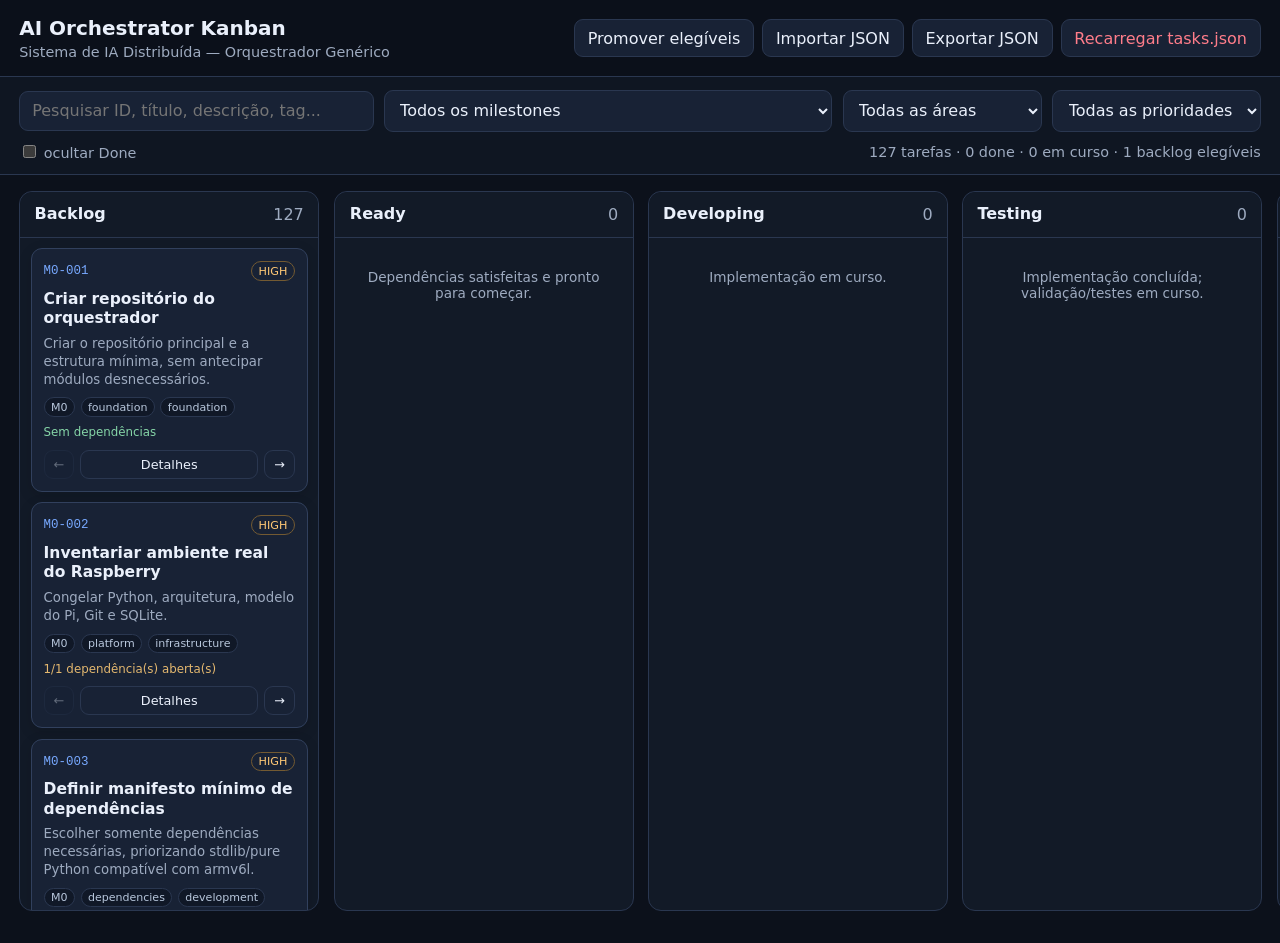
<file: ai_orchestrator_kanban/index.html>
<!doctype html>
<html lang="pt-PT">
<head>
  <meta charset="utf-8" />
  <meta name="viewport" content="width=device-width, initial-scale=1" />
  <title>AI Orchestrator Kanban</title>
  <link rel="stylesheet" href="styles.css" />
</head>
<body>
  <header class="topbar">
    <div>
      <h1>AI Orchestrator Kanban</h1>
      <p id="projectSubtitle">Plano de implementação</p>
    </div>
    <div class="actions">
      <button id="promoteReadyBtn" title="Move para Ready tarefas de Backlog cujas dependências estão Done">Promover elegíveis</button>
      <button id="importBtn">Importar JSON</button>
      <button id="exportBtn">Exportar JSON</button>
      <button id="resetBtn" class="danger-ghost">Recarregar tasks.json</button>
      <input id="importFile" type="file" accept=".json,application/json" hidden />
    </div>
  </header>

  <section class="filters">
    <input id="searchInput" type="search" placeholder="Pesquisar ID, título, descrição, tag..." />
    <select id="milestoneFilter"><option value="">Todos os milestones</option></select>
    <select id="areaFilter"><option value="">Todas as áreas</option></select>
    <select id="priorityFilter">
      <option value="">Todas as prioridades</option>
      <option value="critical">Critical</option>
      <option value="high">High</option>
      <option value="medium">Medium</option>
      <option value="low">Low</option>
    </select>
    <label class="toggle"><input id="hideDone" type="checkbox" /> ocultar Done</label>
    <div id="summary" class="summary"></div>
  </section>

  <main id="board" class="board" aria-live="polite"></main>

  <dialog id="taskDialog">
    <form method="dialog" class="dialog-shell">
      <div class="dialog-head">
        <div>
          <div id="detailMeta" class="detail-meta"></div>
          <h2 id="detailTitle"></h2>
        </div>
        <button value="cancel" class="icon-btn" aria-label="Fechar">×</button>
      </div>
      <p id="detailDescription"></p>

      <div class="detail-grid">
        <section>
          <h3>Critérios de aceitação</h3>
          <ul id="detailAcceptance"></ul>
        </section>
        <section>
          <h3>Testes</h3>
          <ul id="detailTests"></ul>
        </section>
        <section>
          <h3>Dependências</h3>
          <ul id="detailDeps"></ul>
        </section>
        <section>
          <h3>Deliverables</h3>
          <ul id="detailDeliverables"></ul>
        </section>
      </div>

      <label class="field">
        <span>Status</span>
        <select id="detailStatus"></select>
      </label>

      <label class="field">
        <span>Notas de trabalho</span>
        <textarea id="detailNotes" rows="6" placeholder="Cole aqui decisões, comandos, erros, links, resultados de testes..."></textarea>
      </label>

      <div class="dialog-actions">
        <button id="saveDetailBtn" value="cancel" type="button">Guardar alterações</button>
        <button value="cancel">Fechar</button>
      </div>
    </form>
  </dialog>

  <template id="cardTemplate">
    <article class="card" draggable="true">
      <div class="card-top">
        <span class="task-id"></span>
        <span class="priority"></span>
      </div>
      <h3 class="card-title"></h3>
      <p class="card-desc"></p>
      <div class="chips"></div>
      <div class="dependency-line"></div>
      <div class="card-actions">
        <button class="prev-btn" type="button" title="Mover para coluna anterior">←</button>
        <button class="details-btn" type="button">Detalhes</button>
        <button class="next-btn" type="button" title="Mover para próxima coluna">→</button>
      </div>
    </article>
  </template>

  <script src="app.js"></script>
</body>
</html>
</file>
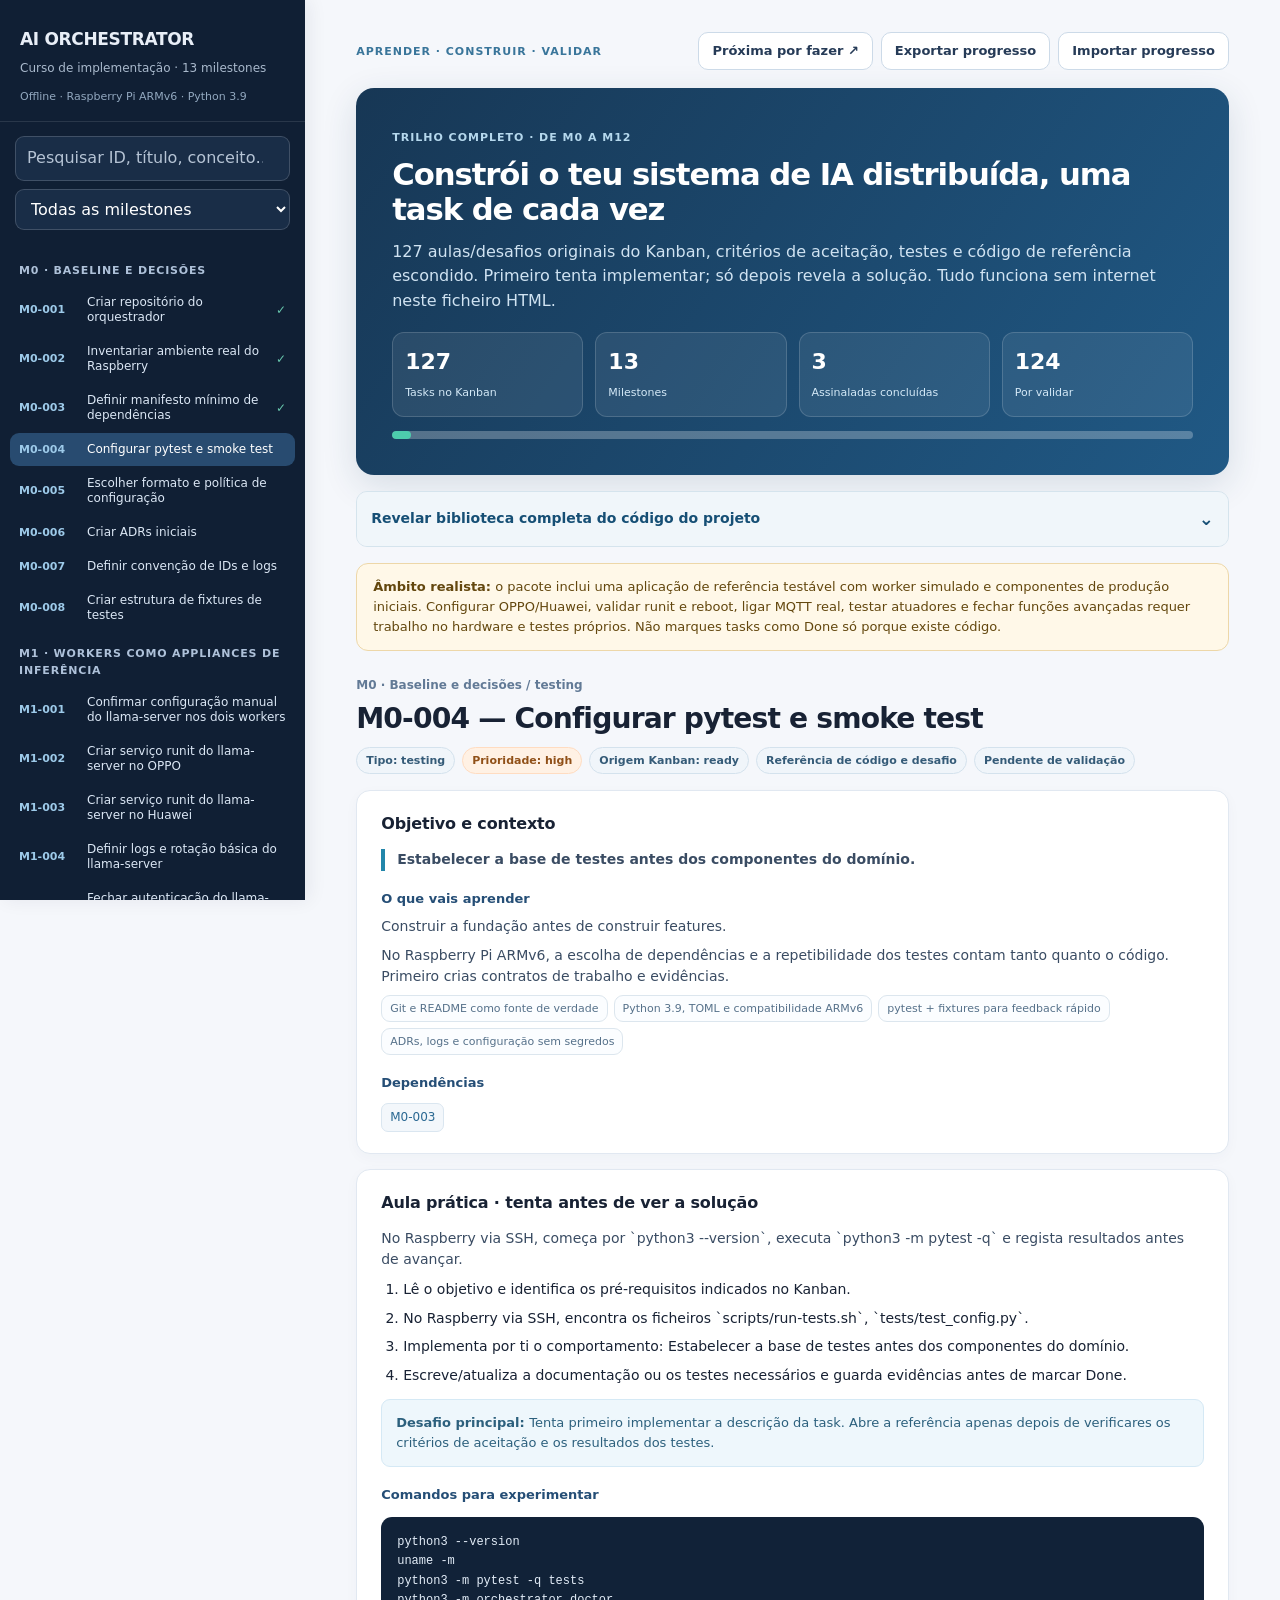
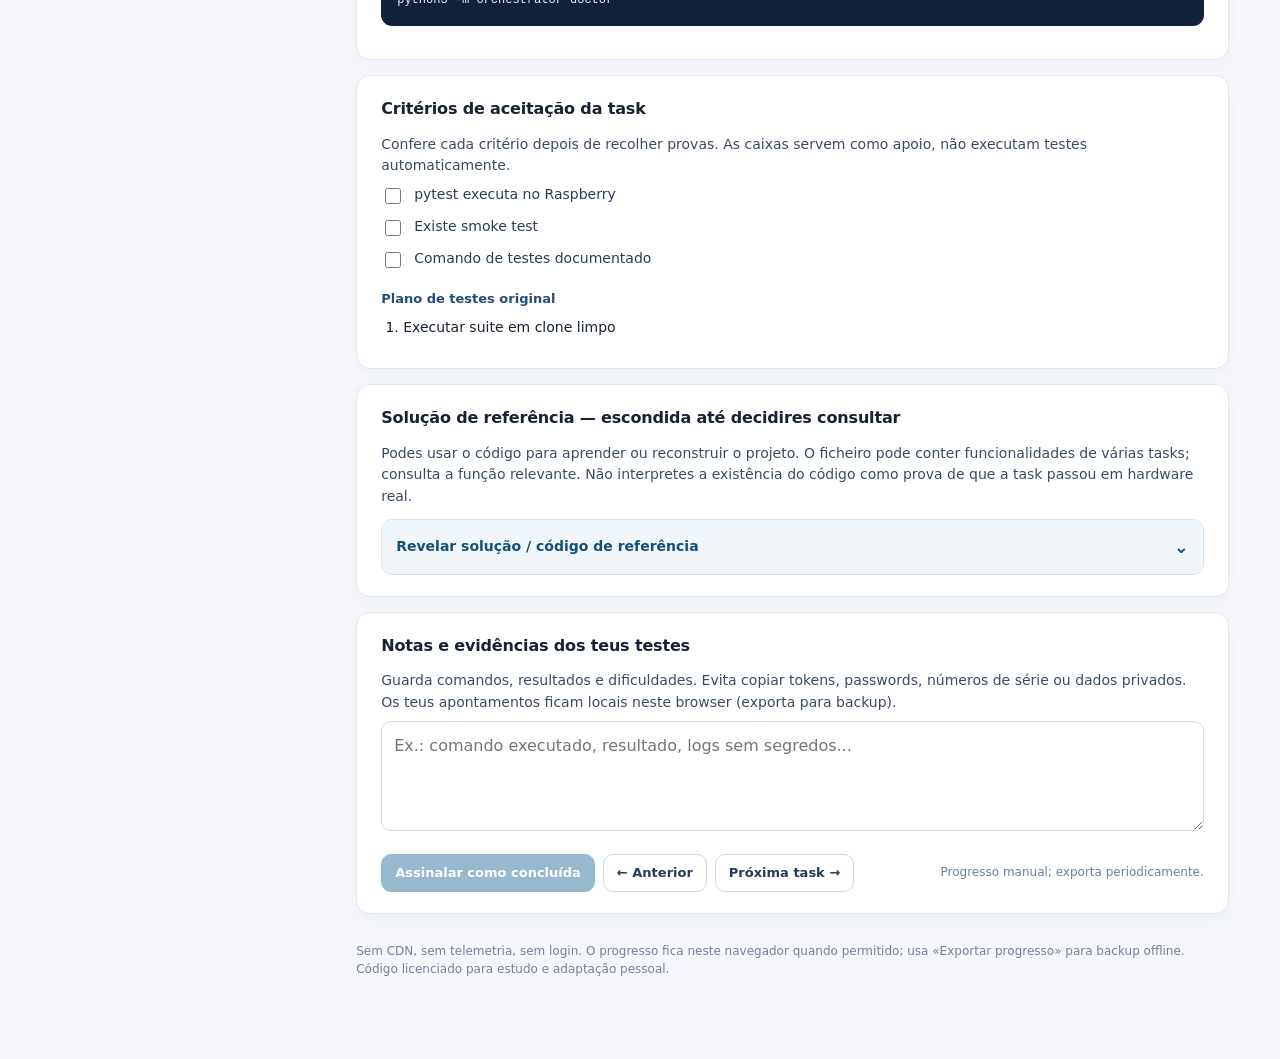
<file: AI_Orchestrator/curso_offline.html>
<!doctype html><html lang="pt"><head><meta charset="utf-8"><meta name="viewport" content="width=device-width,initial-scale=1"><meta name="color-scheme" content="light"><title>AI Orchestrator — 127 aulas e desafios offline</title><style>*{box-sizing:border-box}html{scroll-behavior:smooth}body{margin:0;background:#f5f7fb;color:#182234;font-family:Inter,ui-sans-serif,system-ui,-apple-system,Segoe UI,Roboto,Arial,sans-serif;line-height:1.55}button,input,textarea,select{font:inherit}button{cursor:pointer}.layout{display:grid;grid-template-columns:305px minmax(0,1fr);min-height:100vh}.side{position:sticky;top:0;align-self:start;height:100vh;display:flex;flex-direction:column;background:#101f34;color:#e8eef7;box-shadow:4px 0 18px #10203712}.logo{padding:26px 20px 13px;border-bottom:1px solid #ffffff1b}.logo strong{font-size:17px;letter-spacing:-.02em}.logo p{font-size:12px;color:#a9b9cc;margin:6px 0}.logo small{font-size:11px;color:#92a8bf}.navinputs{padding:14px 15px;display:grid;gap:8px}.navinputs input,.navinputs select{background:#192d47;border:1px solid #ffffff2b;color:white;border-radius:9px;padding:9px 11px;width:100%;outline:none}.navinputs input::placeholder{color:#b6c4d5}.nav-scroll{overflow:auto;padding:6px 10px 50px;flex:1}.nav-group{padding:12px 9px 6px;font-size:11px;letter-spacing:.075em;text-transform:uppercase;color:#aec1d9;font-weight:800}.nav-item{display:flex;width:100%;border:0;text-align:left;background:transparent;color:#dbe7f5;gap:10px;align-items:center;padding:9px;border-radius:9px;font-size:12px;line-height:1.25;margin:1px 0}.nav-item:hover{background:#ffffff15}.nav-item.active{background:#284b70;color:#fff}.nav-item .code{min-width:58px;font-weight:750;font-size:11px;color:#9dcae9}.nav-item .dot{margin-left:auto;color:#67c6ac}.main{width:min(100%,1200px);padding:32px clamp(22px,4vw,62px) 80px;margin:0 auto}.topline{display:flex;flex-wrap:wrap;align-items:center;justify-content:space-between;gap:10px;margin-bottom:18px}.eyebrow{font-weight:750;letter-spacing:.09em;text-transform:uppercase;font-size:11px;color:#39759a}.toolbar{display:flex;gap:8px;flex-wrap:wrap}.btn{border-radius:10px;padding:8px 13px;background:#fff;color:#263b57;border:1px solid #ccdae8;font-size:13px;font-weight:650}.btn:hover{background:#edf5fc}.btn.primary{background:#176596;color:white;border-color:#176596}.btn.primary:hover{background:#0c527f}.btn.good{background:#178362;border-color:#178362;color:white}.btn.warn{background:#a05228;color:white;border-color:#a05228}.btn:disabled{opacity:.45;cursor:not-allowed}.hero{background:linear-gradient(125deg,#173755,#205985);color:white;border-radius:18px;padding:clamp(23px,3vw,36px);box-shadow:0 10px 35px #1c3e5d24}.hero h1{font-size:clamp(23px,2.4vw,33px);line-height:1.15;margin:8px 0 12px;letter-spacing:-.035em}.hero p{max-width:780px;color:#d0e3f2;margin:0}.stats{display:grid;grid-template-columns:repeat(4,1fr);gap:12px;margin-top:18px}.stat{background:#ffffff13;padding:12px;border:1px solid #ffffff28;border-radius:12px}.stat strong{display:block;font-size:22px;color:white}.stat span{font-size:11px;color:#d4e9f7}.track{height:8px;background:#ffffff43;border-radius:20px;margin-top:14px;overflow:hidden}.track>div{height:100%;background:#4dccad;border-radius:20px;width:0;transition:width .3s}.alert{margin-top:16px;background:#fff8e8;border:1px solid #edd7a8;color:#63470e;border-radius:12px;padding:13px 16px;font-size:13px}.lesson-head{margin-top:25px}.crumb{font-size:12px;color:#627a96;font-weight:650;margin-bottom:7px}.lesson-head h2{font-size:clamp(23px,2.2vw,32px);letter-spacing:-.03em;line-height:1.19;margin:5px 0 12px}.meta{display:flex;gap:7px;flex-wrap:wrap;margin-bottom:16px}.pill{border:1px solid #d4e2ed;border-radius:30px;padding:4px 9px;background:#f0f5fa;color:#355b78;font-size:11px;font-weight:650}.pill.high{background:#fff1e4;color:#905018;border-color:#ffdcc1}.pill.done{background:#dff4e9;color:#147b57;border-color:#b6e6ce}.pill.hardware{background:#fff6e4;color:#8b641a;border-color:#f3dfac}.panel{background:#fff;border:1px solid #e1e8f1;border-radius:14px;margin-top:15px;padding:21px 24px;box-shadow:0 4px 14px #15375508}.panel h3{margin:0 0 12px;font-size:16px;letter-spacing:-.01em}.panel p{margin:7px 0;color:#3a4c63;font-size:14px}.panel h4{font-size:13px;color:#254e76;margin:18px 0 7px}.accent{border-left:4px solid #2286aa;padding-left:12px;margin:12px 0}.tiny{color:#718397;font-size:12px}.steps{padding-left:22px;margin:8px 0}.steps li{margin:7px 0;font-size:14px}.checks{display:grid;gap:9px}.check{display:flex;align-items:flex-start;gap:10px;color:#2b3e54;font-size:14px}.check input{margin-top:4px;accent-color:#178362;min-width:16px;min-height:16px}.deps{display:flex;gap:7px;flex-wrap:wrap;margin-top:10px}.deps button{border:1px solid #dae6f0;border-radius:7px;background:#f3f7fb;padding:4px 8px;font-size:12px;color:#2a6892}.codebox{background:#112238;color:#e2ecf7;padding:16px;border-radius:11px;overflow:auto;font-size:12px;line-height:1.6;white-space:pre;tab-size:4}.codebox.small{max-height:250px}.guide{background:#eef7fc;border:1px solid #d5e9f5;padding:13px 14px;border-radius:9px;font-size:13px;color:#2c607d;margin:12px 0}.solution{border:1px solid #d5e4ed;border-radius:11px;margin-top:11px;overflow:hidden}.solution summary{padding:13px 14px;background:#f0f6fa;color:#164f75;font-weight:700;cursor:pointer;font-size:14px;list-style:none;display:flex;align-items:center;justify-content:space-between}.solution summary:after{content:'⌄';font-size:18px}.solution[open] summary:after{content:'⌃'}.solution[open] summary{border-bottom:1px solid #d8e4ec}.solution-body{padding:13px;background:#fcfdff}.file-tabs{display:flex;gap:6px;flex-wrap:wrap;margin-bottom:12px}.file-tab{border:1px solid #d4e1ed;border-radius:7px;padding:6px 9px;font-size:11px;background:#fff;color:#345}.file-tab.active{color:#fff;background:#20658c;border-color:#20658c}.solution-actions{display:flex;gap:8px;flex-wrap:wrap;justify-content:flex-end;margin-bottom:9px}.solution-actions .btn{font-size:11px;padding:5px 10px}.solution .codebox{max-height:500px}.notes{min-height:110px;resize:vertical;width:100%;border:1px solid #cedce8;border-radius:10px;padding:12px;color:#243851;background:white}.foot-actions{display:flex;gap:9px;flex-wrap:wrap;justify-content:space-between;align-items:center;margin-top:15px}.footnote{color:#6b8198;font-size:12px}.status-msg{font-size:12px;color:#16734b;margin:6px 0}.original{font-size:13px;color:#586d84}.original summary{cursor:pointer;font-weight:650}.muted{color:#6c8298}.chips{display:flex;gap:6px;flex-wrap:wrap}.chips span{border:1px solid #dce6ee;border-radius:9px;padding:4px 8px;font-size:11px;color:#56718a;background:#fbfdff}.hidden{display:none!important}.mobile-head{display:none}a{color:#1e709d}::-webkit-scrollbar{width:10px}::-webkit-scrollbar-thumb{background:#aabac854;border-radius:15px}@media(max-width:920px){.layout{grid-template-columns:1fr}.side{height:auto;position:relative}.nav-scroll{max-height:230px}.main{padding:22px 14px 45px}.mobile-head{display:block}.stats{grid-template-columns:repeat(2,1fr)}.panel{padding:16px}.logo{padding:15px}.hero{padding:20px}}@media print{.side,.toolbar,.solution,.btn{display:none!important}.layout{display:block}.main{padding:0}.panel,.hero{box-shadow:none}.hero{-webkit-print-color-adjust:exact;print-color-adjust:exact}}</style></head><body><div class="layout"><aside class="side"><div class="logo"><strong>AI ORCHESTRATOR</strong><p>Curso de implementação · 13 milestones</p><small>Offline · Raspberry Pi ARMv6 · Python 3.9</small></div><div class="navinputs"><input id="search" type="search" placeholder="Pesquisar ID, título, conceito…" aria-label="Pesquisar tasks"><select id="filter" aria-label="Filtrar tasks"><option value="all">Todas as milestones</option><option value="remaining">Só por concluir</option><option value="M0">M0 · Baseline e decisões</option><option value="M1">M1 · Workers como appliances de inferência</option><option value="M2">M2 · Domain contracts</option><option value="M3">M3 · Worker Registry + Health</option><option value="M4">M4 · Model Client</option><option value="M5">M5 · Router + Scheduler</option><option value="M6">M6 · Job lifecycle + SQLite</option><option value="M7">M7 · Generic LLM service</option><option value="M8">M8 · Coding adapter v1</option><option value="M9">M9 · IoT adapter em shadow mode</option><option value="M10">M10 · IoT LOW-risk execution</option><option value="M11">M11 · Reliability + observability</option><option value="M12">M12 · Autonomia ampliada + Project Intelligence</option></select></div><nav id="nav" class="nav-scroll" aria-label="Lista de aulas"></nav></aside><main class="main"><div class="topline"><span class="eyebrow">Aprender · construir · validar</span><div class="toolbar"><button class="btn" id="jump">Próxima por fazer ↗</button><button class="btn" id="export">Exportar progresso</button><label class="btn" for="import">Importar progresso</label><input id="import" type="file" accept=".json,application/json" style="display:none"></div></div><section class="hero"><span class="eyebrow" style="color:#b5d8ed">TRILHO COMPLETO · DE M0 A M12</span><h1>Constrói o teu sistema de IA distribuída, uma task de cada vez</h1><p>127 aulas/desafios originais do Kanban, critérios de aceitação, testes e código de referência escondido. Primeiro tenta implementar; só depois revela a solução. Tudo funciona sem internet neste ficheiro HTML.</p><div class="stats"><div class="stat"><strong>127</strong><span>Tasks no Kanban</span></div><div class="stat"><strong>13</strong><span>Milestones</span></div><div class="stat"><strong id="doneStat">3</strong><span>Assinaladas concluídas</span></div><div class="stat"><strong id="todoStat">124</strong><span>Por validar</span></div></div><div class="track"><div id="progressBar"></div></div></section><details id="allCode" class="solution" style="margin-top:16px"><summary>Revelar biblioteca completa do código do projeto</summary><div class="solution-body"><p class="tiny">Consulta qualquer módulo, teste ou script diretamente neste HTML. O conteúdo só aparece após abrires esta secção.</p><div class="toolbar" style="margin:12px 0"><select id="fullFile" aria-label="Ficheiro do projeto" style="min-width:260px;max-width:100%;border:1px solid #ccdce9;border-radius:8px;padding:8px"></select><button id="downloadFull" class="btn">Guardar ficheiro</button></div><pre id="fullCode" class="codebox" style="max-height:500px"></pre></div></details><div class="alert"><strong>Âmbito realista:</strong> o pacote inclui uma aplicação de referência testável com worker simulado e componentes de produção iniciais. Configurar OPPO/Huawei, validar runit e reboot, ligar MQTT real, testar atuadores e fechar funções avançadas requer trabalho no hardware e testes próprios. Não marques tasks como Done só porque existe código.</div><section id="lesson" aria-live="polite"></section><footer class="tiny" style="margin-top:28px">Sem CDN, sem telemetria, sem login. O progresso fica neste navegador quando permitido; usa «Exportar progresso» para backup offline. Código licenciado para estudo e adaptação pessoal.</footer></main></div><script id="payload" type="application/json">[{"id":"M0-001","milestone":"M0","area":"foundation","kind":"foundation","title":"Criar repositório do orquestrador","description":"Criar o repositório principal e a estrutura mínima, sem antecipar módulos desnecessários.","status":"done","priority":"high","depends_on":[],"acceptance_criteria":["Repositório inicializa limpo","README identifica objetivo e boundaries","Estrutura mínima permite src/tests/config/docs"],"test_plan":["Clone limpo abre sem erros","git status limpo"],"deliverables":[],"tags":[],"notes":"Zipar tudo e mandar para o gpt validar depois","source_status":"done","learning":"Construir a fundação antes de construir features","theory":"No Raspberry Pi ARMv6, a escolha de dependências e a repetibilidade dos testes contam tanto quanto o código. Primeiro crias contratos de trabalho e evidências.","concepts":["Git e README como fonte de verdade","Python 3.9, TOML e compatibilidade ARMv6","pytest + fixtures para feedback rápido","ADRs, logs e configuração sem segredos"],"practice":"No Raspberry via SSH, começa por `python3 --version`, executa `python3 -m pytest -q` e regista resultados antes de avançar.","commands":"python3 --version\nuname -m\npython3 -m pytest -q tests\npython3 -m orchestrator doctor","steps":["Lê o objetivo e identifica os pré-requisitos indicados no Kanban.","No Raspberry via SSH, encontra os ficheiros `README.md`, `.gitignore`.","Implementa por ti o comportamento: Criar o repositório principal e a estrutura mínima, sem antecipar módulos desnecessários.","Escreve/atualiza a documentação ou os testes necessários e guarda evidências antes de marcar Done."],"challenge":"Tenta primeiro implementar a descrição da task. Abre a referência apenas depois de verificares os critérios de aceitação e os resultados dos testes.","reference_files":["README.md",".gitignore"],"coverage":"Referência de código e desafio","hardware":false,"advanced":false,"milestone_title":"Baseline e decisões"},{"id":"M0-002","milestone":"M0","area":"platform","kind":"infrastructure","title":"Inventariar ambiente real do Raspberry","description":"Congelar Python, arquitetura, modelo do Pi, Git e SQLite.","status":"done","priority":"high","depends_on":["M0-001"],"acceptance_criteria":["python3 --version registado","uname -m registado","modelo do Pi registado","sqlite3/git versions registadas"],"test_plan":["Executar inventário no Pi e anexar saída"],"deliverables":[],"tags":[],"notes":"gabi@gabi:~ $ inxi -Fxxx\nSystem:    Host: gabi Kernel: 6.1.21+ armv6l bits: 32 compiler: gcc v: 10.2.1 Console: tty 0 \n           Distro: Raspbian GNU/Linux 11 (bullseye) \nMachine:   Type: ARM Device System: Raspberry Pi Model B Rev 2 details: BCM2835 rev: 000f serial: 00000000c67d1238 \nCPU:       Info: Single Core model: ARMv6-compatible v6l variant: arm1176jzf-s bits: 32 type: UP arch: v6l rev: 7 \n           features: Use -f option to see features bogomips: 697 \n           Speed: 700 MHz max: 700 MHz Core speed (MHz): 1: 700 \nGraphics:  Device-1: bcm2835-hdmi driver: vc4_hdmi v: N/A bus ID: N/A chip ID: brcm:20902000 class ID: hdmi \n           Device-2: bcm2835-vc4 driver: vc4_drm v: N/A bus ID: N/A chip ID: brcm:soc class ID: gpu \n           Display: server: No display server data found. Headless machine? tty: 150x31 \n           Message: Advanced graphics data unavailable in console. Try -G --display \nAudio:     Device-1: bcm2835-hdmi driver: vc4_hdmi bus ID: N/A chip ID: brcm:20902000 class ID: hdmi \n           Sound Server: ALSA v: k6.1.21+ \nNetwork:   Device-1: Microchip (formerly SMSC) SMSC9512/9514 Fast Ethernet Adapter type: USB driver: smsc95xx bus ID: 1-1.1:3 \n           chip ID: 0424:ec00 class ID: ff00 \n           IF: eth0 state: up speed: 100 Mbps duplex: full mac: b8:27:eb:7d:12:38 \n           IF-ID-1: tailscale0 state: unknown speed: -1 duplex: full mac: N/A \nDrives:    Local Storage: total: 29.58 GiB used: 2.44 GiB (8.2%) \n           ID-1: /dev/mmcblk0 model: SD16G size: 29.58 GiB rotation: SSD serial: 0x000009e0 scheme: MBR \nPartition: ID-1: / size: 28.85 GiB used: 2.39 GiB (8.3%) fs: ext4 dev: /dev/mmcblk0p2 \n           ID-2: /boot size: 255 MiB used: 50.4 MiB (19.8%) fs: vfat dev: /dev/mmcblk0p1 \nSwap:      ID-1: swap-1 type: file size: 100 MiB used: 22.8 MiB (22.8%) priority: -2 file: /var/swap \nSensors:   System Temperatures: cpu: 46.5 C mobo: N/A \n           Fan Speeds (RPM): N/A \nInfo:      Processes: 92 Uptime: 12d 3h 03m Memory: 493.3 MiB used: 173.5 MiB (35.2%) gpu: 64 MiB Init: systemd v: 247 \n           runlevel: 3 target: multi-user.target Compilers: gcc: 10.2.1 alt: 10 Packages: apt: 648 Shell: Bash v: 5.1.4 \n           running in: tty 0 (SSH) inxi: 3.3.01 \ngabi@gabi:~ $ python3 --version\nPython 3.9.2\ngabi@gabi:~ $ \n","source_status":"done","learning":"Construir a fundação antes de construir features","theory":"No Raspberry Pi ARMv6, a escolha de dependências e a repetibilidade dos testes contam tanto quanto o código. Primeiro crias contratos de trabalho e evidências.","concepts":["Git e README como fonte de verdade","Python 3.9, TOML e compatibilidade ARMv6","pytest + fixtures para feedback rápido","ADRs, logs e configuração sem segredos"],"practice":"No Raspberry via SSH, começa por `python3 --version`, executa `python3 -m pytest -q` e regista resultados antes de avançar.","commands":"python3 --version\nuname -m\npython3 -m pytest -q tests\npython3 -m orchestrator doctor","steps":["Lê o objetivo e identifica os pré-requisitos indicados no Kanban.","No Raspberry via SSH, encontra os ficheiros `docs/OPERACAO_E_LIMITES.md`.","Implementa por ti o comportamento: Congelar Python, arquitetura, modelo do Pi, Git e SQLite.","Escreve/atualiza a documentação ou os testes necessários e guarda evidências antes de marcar Done."],"challenge":"Tenta primeiro implementar a descrição da task. Abre a referência apenas depois de verificares os critérios de aceitação e os resultados dos testes.","reference_files":["docs/OPERACAO_E_LIMITES.md"],"coverage":"Referência de código e desafio","hardware":false,"advanced":false,"milestone_title":"Baseline e decisões"},{"id":"M0-003","milestone":"M0","area":"dependencies","kind":"development","title":"Definir manifesto mínimo de dependências","description":"Escolher somente dependências necessárias, priorizando stdlib/pure Python compatível com armv6l.","status":"developing","priority":"high","depends_on":["M0-002"],"acceptance_criteria":["Cada dependência tem justificativa","Compatibilidade no Pi comprovada","Nenhum framework pesado sem necessidade"],"test_plan":["Instalação em ambiente limpo","Import smoke test"],"deliverables":[],"tags":[],"notes":"","source_status":"developing","learning":"Construir a fundação antes de construir features","theory":"No Raspberry Pi ARMv6, a escolha de dependências e a repetibilidade dos testes contam tanto quanto o código. Primeiro crias contratos de trabalho e evidências.","concepts":["Git e README como fonte de verdade","Python 3.9, TOML e compatibilidade ARMv6","pytest + fixtures para feedback rápido","ADRs, logs e configuração sem segredos"],"practice":"No Raspberry via SSH, começa por `python3 --version`, executa `python3 -m pytest -q` e regista resultados antes de avançar.","commands":"python3 --version\nuname -m\npython3 -m pytest -q tests\npython3 -m orchestrator doctor","steps":["Lê o objetivo e identifica os pré-requisitos indicados no Kanban.","No Raspberry via SSH, encontra os ficheiros `requirements.txt`.","Implementa por ti o comportamento: Escolher somente dependências necessárias, priorizando stdlib/pure Python compatível com armv6l.","Escreve/atualiza a documentação ou os testes necessários e guarda evidências antes de marcar Done."],"challenge":"Tenta primeiro implementar a descrição da task. Abre a referência apenas depois de verificares os critérios de aceitação e os resultados dos testes.","reference_files":["requirements.txt"],"coverage":"Referência de código e desafio","hardware":false,"advanced":false,"milestone_title":"Baseline e decisões"},{"id":"M0-004","milestone":"M0","area":"testing","kind":"testing","title":"Configurar pytest e smoke test","description":"Estabelecer a base de testes antes dos componentes do domínio.","status":"ready","priority":"high","depends_on":["M0-003"],"acceptance_criteria":["pytest executa no Raspberry","Existe smoke test","Comando de testes documentado"],"test_plan":["Executar suite em clone limpo"],"deliverables":[],"tags":[],"notes":"","source_status":"ready","learning":"Construir a fundação antes de construir features","theory":"No Raspberry Pi ARMv6, a escolha de dependências e a repetibilidade dos testes contam tanto quanto o código. Primeiro crias contratos de trabalho e evidências.","concepts":["Git e README como fonte de verdade","Python 3.9, TOML e compatibilidade ARMv6","pytest + fixtures para feedback rápido","ADRs, logs e configuração sem segredos"],"practice":"No Raspberry via SSH, começa por `python3 --version`, executa `python3 -m pytest -q` e regista resultados antes de avançar.","commands":"python3 --version\nuname -m\npython3 -m pytest -q tests\npython3 -m orchestrator doctor","steps":["Lê o objetivo e identifica os pré-requisitos indicados no Kanban.","No Raspberry via SSH, encontra os ficheiros `scripts/run-tests.sh`, `tests/test_config.py`.","Implementa por ti o comportamento: Estabelecer a base de testes antes dos componentes do domínio.","Escreve/atualiza a documentação ou os testes necessários e guarda evidências antes de marcar Done."],"challenge":"Tenta primeiro implementar a descrição da task. Abre a referência apenas depois de verificares os critérios de aceitação e os resultados dos testes.","reference_files":["scripts/run-tests.sh","tests/test_config.py","tests/test_contracts.py"],"coverage":"Referência de código e desafio","hardware":false,"advanced":false,"milestone_title":"Baseline e decisões"},{"id":"M0-005","milestone":"M0","area":"configuration","kind":"development","title":"Escolher formato e política de configuração","description":"Definir TOML ou YAML, precedência, defaults e separação de secrets.","status":"ready","priority":"high","depends_on":["M0-001"],"acceptance_criteria":["Formato único escolhido","Examples versionados","Secrets fora do repo","Schema/versionamento previstos"],"test_plan":["Carregar config válida","Falhar claramente em config inválida"],"deliverables":[],"tags":[],"notes":"","source_status":"ready","learning":"Construir a fundação antes de construir features","theory":"No Raspberry Pi ARMv6, a escolha de dependências e a repetibilidade dos testes contam tanto quanto o código. Primeiro crias contratos de trabalho e evidências.","concepts":["Git e README como fonte de verdade","Python 3.9, TOML e compatibilidade ARMv6","pytest + fixtures para feedback rápido","ADRs, logs e configuração sem segredos"],"practice":"No Raspberry via SSH, começa por `python3 --version`, executa `python3 -m pytest -q` e regista resultados antes de avançar.","commands":"python3 --version\nuname -m\npython3 -m pytest -q tests\npython3 -m orchestrator doctor","steps":["Lê o objetivo e identifica os pré-requisitos indicados no Kanban.","No Raspberry via SSH, encontra os ficheiros `orchestrator/config.py`, `config/orchestrator.example.toml`.","Implementa por ti o comportamento: Definir TOML ou YAML, precedência, defaults e separação de secrets.","Escreve/atualiza a documentação ou os testes necessários e guarda evidências antes de marcar Done."],"challenge":"Implementa precedência DEFAULT \u003c TOML \u003c variáveis de ambiente. Verifica rejeição de secrets e de portas inválidas. Um teste que apenas faz `assert True` não prova a política.","reference_files":["orchestrator/config.py","config/orchestrator.example.toml","tests/test_config.py"],"coverage":"Referência de código e desafio","hardware":false,"advanced":false,"milestone_title":"Baseline e decisões"},{"id":"M0-006","milestone":"M0","area":"architecture","kind":"documentation","title":"Criar ADRs iniciais","description":"Registar decisões já fechadas.","status":"backlog","priority":"medium","depends_on":["M0-001"],"acceptance_criteria":["ADRs cobrem SQLite-first, Pi control plane, workers HTTP, no direct LLM shell, IoT policy gate"],"test_plan":["Revisão manual contra arquitetura"],"deliverables":[],"tags":[],"notes":"","source_status":"backlog","learning":"Construir a fundação antes de construir features","theory":"No Raspberry Pi ARMv6, a escolha de dependências e a repetibilidade dos testes contam tanto quanto o código. Primeiro crias contratos de trabalho e evidências.","concepts":["Git e README como fonte de verdade","Python 3.9, TOML e compatibilidade ARMv6","pytest + fixtures para feedback rápido","ADRs, logs e configuração sem segredos"],"practice":"No Raspberry via SSH, começa por `python3 --version`, executa `python3 -m pytest -q` e regista resultados antes de avançar.","commands":"python3 --version\nuname -m\npython3 -m pytest -q tests\npython3 -m orchestrator doctor","steps":["Lê o objetivo e identifica os pré-requisitos indicados no Kanban.","No Raspberry via SSH, encontra os ficheiros `docs/adr/0001-sqlite-first.md`, `docs/adr/0002-raspberry-is-control-plane.md`.","Implementa por ti o comportamento: Registar decisões já fechadas.","Escreve/atualiza a documentação ou os testes necessários e guarda evidências antes de marcar Done."],"challenge":"Escreve um ADR por decisão com Contexto, Decisão, Consequências e Estado. Antes de abrir as respostas compara cada decisão com a arquitetura.","reference_files":["docs/adr/0001-sqlite-first.md","docs/adr/0002-raspberry-is-control-plane.md","docs/adr/0003-workers-are-llama-server-endpoints.md","docs/adr/0004-no-direct-llm-shell.md","docs/adr/0005-iot-policy-gate.md","docs/adr/README.md"],"coverage":"Referência de código e desafio","hardware":false,"advanced":false,"milestone_title":"Baseline e decisões"},{"id":"M0-007","milestone":"M0","area":"observability","kind":"development","title":"Definir convenção de IDs e logs","description":"Fixar job_id, attempt_id, request_id e campos mínimos.","status":"backlog","priority":"medium","depends_on":["M0-001"],"acceptance_criteria":["Formato de IDs definido","Campos de log documentados","Secrets proibidos em logs"],"test_plan":["Gerar IDs e validar formato","Fixture de log sem secrets"],"deliverables":[],"tags":[],"notes":"","source_status":"backlog","learning":"Construir a fundação antes de construir features","theory":"No Raspberry Pi ARMv6, a escolha de dependências e a repetibilidade dos testes contam tanto quanto o código. Primeiro crias contratos de trabalho e evidências.","concepts":["Git e README como fonte de verdade","Python 3.9, TOML e compatibilidade ARMv6","pytest + fixtures para feedback rápido","ADRs, logs e configuração sem segredos"],"practice":"No Raspberry via SSH, começa por `python3 --version`, executa `python3 -m pytest -q` e regista resultados antes de avançar.","commands":"python3 --version\nuname -m\npython3 -m pytest -q tests\npython3 -m orchestrator doctor","steps":["Lê o objetivo e identifica os pré-requisitos indicados no Kanban.","No Raspberry via SSH, encontra os ficheiros `orchestrator/models.py`, `docs/OPERACAO_E_LIMITES.md`.","Implementa por ti o comportamento: Fixar job_id, attempt_id, request_id e campos mínimos.","Escreve/atualiza a documentação ou os testes necessários e guarda evidências antes de marcar Done."],"challenge":"Tenta primeiro implementar a descrição da task. Abre a referência apenas depois de verificares os critérios de aceitação e os resultados dos testes.","reference_files":["orchestrator/models.py","docs/OPERACAO_E_LIMITES.md"],"coverage":"Referência de código e desafio","hardware":false,"advanced":false,"milestone_title":"Baseline e decisões"},{"id":"M0-008","milestone":"M0","area":"testing","kind":"testing","title":"Criar estrutura de fixtures de testes","description":"Preparar unit, contract, integration, e2e e fixtures.","status":"backlog","priority":"medium","depends_on":["M0-004"],"acceptance_criteria":["Estrutura existe","Fixtures não dependem de workers reais","Testes determinísticos separados de smoke"],"test_plan":["pytest descobre diretórios"],"deliverables":[],"tags":[],"notes":"","source_status":"backlog","learning":"Construir a fundação antes de construir features","theory":"No Raspberry Pi ARMv6, a escolha de dependências e a repetibilidade dos testes contam tanto quanto o código. Primeiro crias contratos de trabalho e evidências.","concepts":["Git e README como fonte de verdade","Python 3.9, TOML e compatibilidade ARMv6","pytest + fixtures para feedback rápido","ADRs, logs e configuração sem segredos"],"practice":"No Raspberry via SSH, começa por `python3 --version`, executa `python3 -m pytest -q` e regista resultados antes de avançar.","commands":"python3 --version\nuname -m\npython3 -m pytest -q tests\npython3 -m orchestrator doctor","steps":["Lê o objetivo e identifica os pré-requisitos indicados no Kanban.","No Raspberry via SSH, encontra os ficheiros `tests/test_store.py`, `tests/test_client_engine.py`.","Implementa por ti o comportamento: Preparar unit, contract, integration, e2e e fixtures.","Escreve/atualiza a documentação ou os testes necessários e guarda evidências antes de marcar Done."],"challenge":"Tenta primeiro implementar a descrição da task. Abre a referência apenas depois de verificares os critérios de aceitação e os resultados dos testes.","reference_files":["tests/test_store.py","tests/test_client_engine.py"],"coverage":"Referência de código e desafio","hardware":false,"advanced":false,"milestone_title":"Baseline e decisões"},{"id":"M1-001","milestone":"M1","area":"workers","kind":"infrastructure","title":"Confirmar configuração manual do llama-server nos dois workers","description":"Validar comando conhecido de inferência em OPPO e Huawei.","status":"backlog","priority":"high","depends_on":["M0-002"],"acceptance_criteria":["OPPO responde","Huawei responde","Modelo/path/context/threads registados"],"test_plan":["health","query curta"],"deliverables":[],"tags":[],"notes":"","source_status":"backlog","learning":"Transformar os Androids em servidores LLM previsíveis","theory":"Um serviço de inferência não é confiável até resistir a restart, autenticar corretamente e oferecer health barato. Cada telefone exige evidências reais.","concepts":["Termux, runit e llama-server","HTTP /health e /v1/chat/completions","Autenticação por token e rede restrita","Persistência após reboot e profiles por worker"],"practice":"Executa os desafios separadamente no OPPO e Huawei. Não uses o fake worker como prova de reboot ou segurança real.","commands":"# No Raspberry, depois de configurar o telefone:\nWORKER_URL=http://IP_DO_TELEMOVEL:8080 WORKER_API_KEY=... ./scripts/worker-smoke.sh\npython3 -m orchestrator --workers config/workers.json health","steps":["Lê o objetivo e identifica os pré-requisitos indicados no Kanban.","No Raspberry via SSH, encontra os ficheiros `scripts/termux-runit-example.sh`, `scripts/worker-smoke.sh`.","Executa no hardware verdadeiro (ou prepara primeiro a configuração) o seguinte objetivo: Validar comando conhecido de inferência em OPPO e Huawei.","Regista data, dispositivo, comandos executados e resultados. Sem a prova no hardware, não assinales Done."],"challenge":"Tenta primeiro implementar a descrição da task. Abre a referência apenas depois de verificares os critérios de aceitação e os resultados dos testes.","reference_files":["scripts/termux-runit-example.sh","scripts/worker-smoke.sh"],"coverage":"Requer dispositivo / evidência real","hardware":true,"advanced":false,"milestone_title":"Workers como appliances de inferência"},{"id":"M1-002","milestone":"M1","area":"workers","kind":"infrastructure","title":"Criar serviço runit do llama-server no OPPO","description":"Supervisionar llama-server com restart automático.","status":"backlog","priority":"critical","depends_on":["M1-001"],"acceptance_criteria":["sv status mostra run","Processo é filho do runit","Logs existem","Sem segundo processo manual"],"test_plan":["sv down/up","kill e recuperar"],"deliverables":[],"tags":[],"notes":"","source_status":"backlog","learning":"Transformar os Androids em servidores LLM previsíveis","theory":"Um serviço de inferência não é confiável até resistir a restart, autenticar corretamente e oferecer health barato. Cada telefone exige evidências reais.","concepts":["Termux, runit e llama-server","HTTP /health e /v1/chat/completions","Autenticação por token e rede restrita","Persistência após reboot e profiles por worker"],"practice":"Executa os desafios separadamente no OPPO e Huawei. Não uses o fake worker como prova de reboot ou segurança real.","commands":"# No Raspberry, depois de configurar o telefone:\nWORKER_URL=http://IP_DO_TELEMOVEL:8080 WORKER_API_KEY=... ./scripts/worker-smoke.sh\npython3 -m orchestrator --workers config/workers.json health","steps":["Lê o objetivo e identifica os pré-requisitos indicados no Kanban.","No Raspberry via SSH, encontra os ficheiros `scripts/termux-runit-example.sh`, `scripts/worker-smoke.sh`.","Executa no hardware verdadeiro (ou prepara primeiro a configuração) o seguinte objetivo: Supervisionar llama-server com restart automático.","Regista data, dispositivo, comandos executados e resultados. Sem a prova no hardware, não assinales Done."],"challenge":"Tenta primeiro implementar a descrição da task. Abre a referência apenas depois de verificares os critérios de aceitação e os resultados dos testes.","reference_files":["scripts/termux-runit-example.sh","scripts/worker-smoke.sh"],"coverage":"Requer dispositivo / evidência real","hardware":true,"advanced":false,"milestone_title":"Workers como appliances de inferência"},{"id":"M1-003","milestone":"M1","area":"workers","kind":"infrastructure","title":"Criar serviço runit do llama-server no Huawei","description":"Supervisionar llama-server com configuração própria.","status":"backlog","priority":"critical","depends_on":["M1-001"],"acceptance_criteria":["sv status mostra run","Processo é filho do runit","Logs existem","Sem segundo processo manual"],"test_plan":["sv down/up","kill e recuperar"],"deliverables":[],"tags":[],"notes":"","source_status":"backlog","learning":"Transformar os Androids em servidores LLM previsíveis","theory":"Um serviço de inferência não é confiável até resistir a restart, autenticar corretamente e oferecer health barato. Cada telefone exige evidências reais.","concepts":["Termux, runit e llama-server","HTTP /health e /v1/chat/completions","Autenticação por token e rede restrita","Persistência após reboot e profiles por worker"],"practice":"Executa os desafios separadamente no OPPO e Huawei. Não uses o fake worker como prova de reboot ou segurança real.","commands":"# No Raspberry, depois de configurar o telefone:\nWORKER_URL=http://IP_DO_TELEMOVEL:8080 WORKER_API_KEY=... ./scripts/worker-smoke.sh\npython3 -m orchestrator --workers config/workers.json health","steps":["Lê o objetivo e identifica os pré-requisitos indicados no Kanban.","No Raspberry via SSH, encontra os ficheiros `scripts/termux-runit-example.sh`, `scripts/worker-smoke.sh`.","Executa no hardware verdadeiro (ou prepara primeiro a configuração) o seguinte objetivo: Supervisionar llama-server com configuração própria.","Regista data, dispositivo, comandos executados e resultados. Sem a prova no hardware, não assinales Done."],"challenge":"Tenta primeiro implementar a descrição da task. Abre a referência apenas depois de verificares os critérios de aceitação e os resultados dos testes.","reference_files":["scripts/termux-runit-example.sh","scripts/worker-smoke.sh"],"coverage":"Requer dispositivo / evidência real","hardware":true,"advanced":false,"milestone_title":"Workers como appliances de inferência"},{"id":"M1-004","milestone":"M1","area":"workers","kind":"infrastructure","title":"Definir logs e rotação básica do llama-server","description":"Garantir logs úteis e tamanho controlado.","status":"backlog","priority":"medium","depends_on":["M1-002","M1-003"],"acceptance_criteria":["stdout/stderr capturados","Localização documentada","Retenção definida"],"test_plan":["Restart gera log","Permissões corretas"],"deliverables":[],"tags":[],"notes":"","source_status":"backlog","learning":"Transformar os Androids em servidores LLM previsíveis","theory":"Um serviço de inferência não é confiável até resistir a restart, autenticar corretamente e oferecer health barato. Cada telefone exige evidências reais.","concepts":["Termux, runit e llama-server","HTTP /health e /v1/chat/completions","Autenticação por token e rede restrita","Persistência após reboot e profiles por worker"],"practice":"Executa os desafios separadamente no OPPO e Huawei. Não uses o fake worker como prova de reboot ou segurança real.","commands":"# No Raspberry, depois de configurar o telefone:\nWORKER_URL=http://IP_DO_TELEMOVEL:8080 WORKER_API_KEY=... ./scripts/worker-smoke.sh\npython3 -m orchestrator --workers config/workers.json health","steps":["Lê o objetivo e identifica os pré-requisitos indicados no Kanban.","No Raspberry via SSH, encontra os ficheiros `scripts/termux-runit-example.sh`, `scripts/worker-smoke.sh`.","Executa no hardware verdadeiro (ou prepara primeiro a configuração) o seguinte objetivo: Garantir logs úteis e tamanho controlado.","Regista data, dispositivo, comandos executados e resultados. Sem a prova no hardware, não assinales Done."],"challenge":"Tenta primeiro implementar a descrição da task. Abre a referência apenas depois de verificares os critérios de aceitação e os resultados dos testes.","reference_files":["scripts/termux-runit-example.sh","scripts/worker-smoke.sh"],"coverage":"Requer dispositivo / evidência real","hardware":true,"advanced":false,"milestone_title":"Workers como appliances de inferência"},{"id":"M1-005","milestone":"M1","area":"security","kind":"security","title":"Fechar autenticação do llama-server","description":"Provar que inferência exige credencial.","status":"backlog","priority":"critical","depends_on":["M1-002","M1-003"],"acceptance_criteria":["Sem API key rejeita","Com API key funciona","Key chmod 600","Keys não aparecem nos logs"],"test_plan":["curl sem auth","curl com auth","grep de segredo em logs"],"deliverables":[],"tags":[],"notes":"","source_status":"backlog","learning":"Transformar os Androids em servidores LLM previsíveis","theory":"Um serviço de inferência não é confiável até resistir a restart, autenticar corretamente e oferecer health barato. Cada telefone exige evidências reais.","concepts":["Termux, runit e llama-server","HTTP /health e /v1/chat/completions","Autenticação por token e rede restrita","Persistência após reboot e profiles por worker"],"practice":"Executa os desafios separadamente no OPPO e Huawei. Não uses o fake worker como prova de reboot ou segurança real.","commands":"# No Raspberry, depois de configurar o telefone:\nWORKER_URL=http://IP_DO_TELEMOVEL:8080 WORKER_API_KEY=... ./scripts/worker-smoke.sh\npython3 -m orchestrator --workers config/workers.json health","steps":["Lê o objetivo e identifica os pré-requisitos indicados no Kanban.","No Raspberry via SSH, encontra os ficheiros `scripts/termux-runit-example.sh`, `scripts/worker-smoke.sh`.","Executa no hardware verdadeiro (ou prepara primeiro a configuração) o seguinte objetivo: Provar que inferência exige credencial.","Regista data, dispositivo, comandos executados e resultados. Sem a prova no hardware, não assinales Done."],"challenge":"Testa credencial ausente e presente no telefone real; 401/403 sem chave e 200 com chave. Inspeciona logs para excluir tokens.","reference_files":["scripts/termux-runit-example.sh","scripts/worker-smoke.sh"],"coverage":"Requer dispositivo / evidência real","hardware":true,"advanced":false,"milestone_title":"Workers como appliances de inferência"},{"id":"M1-006","milestone":"M1","area":"workers","kind":"testing","title":"Definir health check barato e smoke de geração","description":"Separar liveness barato de smoke real.","status":"backlog","priority":"high","depends_on":["M1-005"],"acceptance_criteria":["Health identificado","Smoke curto definido","Smoke não roda em alta frequência"],"test_plan":["Health sem geração","Smoke verificável"],"deliverables":[],"tags":[],"notes":"","source_status":"backlog","learning":"Transformar os Androids em servidores LLM previsíveis","theory":"Um serviço de inferência não é confiável até resistir a restart, autenticar corretamente e oferecer health barato. Cada telefone exige evidências reais.","concepts":["Termux, runit e llama-server","HTTP /health e /v1/chat/completions","Autenticação por token e rede restrita","Persistência após reboot e profiles por worker"],"practice":"Executa os desafios separadamente no OPPO e Huawei. Não uses o fake worker como prova de reboot ou segurança real.","commands":"# No Raspberry, depois de configurar o telefone:\nWORKER_URL=http://IP_DO_TELEMOVEL:8080 WORKER_API_KEY=... ./scripts/worker-smoke.sh\npython3 -m orchestrator --workers config/workers.json health","steps":["Lê o objetivo e identifica os pré-requisitos indicados no Kanban.","No Raspberry via SSH, encontra os ficheiros `scripts/termux-runit-example.sh`, `scripts/worker-smoke.sh`.","Executa no hardware verdadeiro (ou prepara primeiro a configuração) o seguinte objetivo: Separar liveness barato de smoke real.","Regista data, dispositivo, comandos executados e resultados. Sem a prova no hardware, não assinales Done."],"challenge":"Tenta primeiro implementar a descrição da task. Abre a referência apenas depois de verificares os critérios de aceitação e os resultados dos testes.","reference_files":["scripts/termux-runit-example.sh","scripts/worker-smoke.sh"],"coverage":"Requer dispositivo / evidência real","hardware":true,"advanced":false,"milestone_title":"Workers como appliances de inferência"},{"id":"M1-007","milestone":"M1","area":"reliability","kind":"testing","title":"Provar restart automático dos dois workers","description":"Matar llama-server e confirmar recuperação.","status":"backlog","priority":"critical","depends_on":["M1-002","M1-003","M1-006"],"acceptance_criteria":["OPPO recupera","Huawei recupera","Novo PID supervisionado"],"test_plan":["kill PID","health volta"],"deliverables":[],"tags":[],"notes":"","source_status":"backlog","learning":"Transformar os Androids em servidores LLM previsíveis","theory":"Um serviço de inferência não é confiável até resistir a restart, autenticar corretamente e oferecer health barato. Cada telefone exige evidências reais.","concepts":["Termux, runit e llama-server","HTTP /health e /v1/chat/completions","Autenticação por token e rede restrita","Persistência após reboot e profiles por worker"],"practice":"Executa os desafios separadamente no OPPO e Huawei. Não uses o fake worker como prova de reboot ou segurança real.","commands":"# No Raspberry, depois de configurar o telefone:\nWORKER_URL=http://IP_DO_TELEMOVEL:8080 WORKER_API_KEY=... ./scripts/worker-smoke.sh\npython3 -m orchestrator --workers config/workers.json health","steps":["Lê o objetivo e identifica os pré-requisitos indicados no Kanban.","No Raspberry via SSH, encontra os ficheiros `scripts/termux-runit-example.sh`, `scripts/worker-smoke.sh`.","Executa no hardware verdadeiro (ou prepara primeiro a configuração) o seguinte objetivo: Matar llama-server e confirmar recuperação.","Regista data, dispositivo, comandos executados e resultados. Sem a prova no hardware, não assinales Done."],"challenge":"Para o serviço, inicia-o novamente e prova health após restart. É uma verificação NO ANDROID, não no fake.","reference_files":["scripts/termux-runit-example.sh","scripts/worker-smoke.sh"],"coverage":"Requer dispositivo / evidência real","hardware":true,"advanced":false,"milestone_title":"Workers como appliances de inferência"},{"id":"M1-008","milestone":"M1","area":"reliability","kind":"testing","title":"Provar sobrevivência a reboot com inferência","description":"Reiniciar Android e validar SSH + llama-server sem abrir Termux.","status":"backlog","priority":"critical","depends_on":["M1-007"],"acceptance_criteria":["OPPO reboot -\u003e health -\u003e inference","Huawei reboot -\u003e health -\u003e inference"],"test_plan":["Reboot um de cada vez","Não abrir Termux"],"deliverables":[],"tags":[],"notes":"","source_status":"backlog","learning":"Transformar os Androids em servidores LLM previsíveis","theory":"Um serviço de inferência não é confiável até resistir a restart, autenticar corretamente e oferecer health barato. Cada telefone exige evidências reais.","concepts":["Termux, runit e llama-server","HTTP /health e /v1/chat/completions","Autenticação por token e rede restrita","Persistência após reboot e profiles por worker"],"practice":"Executa os desafios separadamente no OPPO e Huawei. Não uses o fake worker como prova de reboot ou segurança real.","commands":"# No Raspberry, depois de configurar o telefone:\nWORKER_URL=http://IP_DO_TELEMOVEL:8080 WORKER_API_KEY=... ./scripts/worker-smoke.sh\npython3 -m orchestrator --workers config/workers.json health","steps":["Lê o objetivo e identifica os pré-requisitos indicados no Kanban.","No Raspberry via SSH, encontra os ficheiros `scripts/termux-runit-example.sh`, `scripts/worker-smoke.sh`.","Executa no hardware verdadeiro (ou prepara primeiro a configuração) o seguinte objetivo: Reiniciar Android e validar SSH + llama-server sem abrir Termux.","Regista data, dispositivo, comandos executados e resultados. Sem a prova no hardware, não assinales Done."],"challenge":"Reinicia o telefone de forma controlada, volta a consultar /health e faz uma geração curta. Documenta evidências por modelo.","reference_files":["scripts/termux-runit-example.sh","scripts/worker-smoke.sh"],"coverage":"Requer dispositivo / evidência real","hardware":true,"advanced":false,"milestone_title":"Workers como appliances de inferência"},{"id":"M1-009","milestone":"M1","area":"network","kind":"infrastructure","title":"Estabilizar identidade de rede dos workers","description":"Escolher endpoints lógicos definitivos, preferencialmente Tailscale/MagicDNS.","status":"backlog","priority":"high","depends_on":["M1-008"],"acceptance_criteria":["Endpoint estável por worker","Raspberry acessa ambos","LAN IP deixa de ser identidade lógica"],"test_plan":["Resolver nomes após reboot","health via endpoint final"],"deliverables":[],"tags":[],"notes":"","source_status":"backlog","learning":"Transformar os Androids em servidores LLM previsíveis","theory":"Um serviço de inferência não é confiável até resistir a restart, autenticar corretamente e oferecer health barato. Cada telefone exige evidências reais.","concepts":["Termux, runit e llama-server","HTTP /health e /v1/chat/completions","Autenticação por token e rede restrita","Persistência após reboot e profiles por worker"],"practice":"Executa os desafios separadamente no OPPO e Huawei. Não uses o fake worker como prova de reboot ou segurança real.","commands":"# No Raspberry, depois de configurar o telefone:\nWORKER_URL=http://IP_DO_TELEMOVEL:8080 WORKER_API_KEY=... ./scripts/worker-smoke.sh\npython3 -m orchestrator --workers config/workers.json health","steps":["Lê o objetivo e identifica os pré-requisitos indicados no Kanban.","No Raspberry via SSH, encontra os ficheiros `scripts/termux-runit-example.sh`, `scripts/worker-smoke.sh`.","Executa no hardware verdadeiro (ou prepara primeiro a configuração) o seguinte objetivo: Escolher endpoints lógicos definitivos, preferencialmente Tailscale/MagicDNS.","Regista data, dispositivo, comandos executados e resultados. Sem a prova no hardware, não assinales Done."],"challenge":"Tenta primeiro implementar a descrição da task. Abre a referência apenas depois de verificares os critérios de aceitação e os resultados dos testes.","reference_files":["scripts/termux-runit-example.sh","scripts/worker-smoke.sh"],"coverage":"Requer dispositivo / evidência real","hardware":true,"advanced":false,"milestone_title":"Workers como appliances de inferência"},{"id":"M1-010","milestone":"M1","area":"security","kind":"security","title":"Restringir exposição das portas dos workers","description":"Limitar 8080/8022 às redes/peers pretendidos.","status":"backlog","priority":"high","depends_on":["M1-009"],"acceptance_criteria":["8080 não público","8022 administrativo","ACL documentada"],"test_plan":["Conectividade permitida/negada"],"deliverables":[],"tags":[],"notes":"","source_status":"backlog","learning":"Transformar os Androids em servidores LLM previsíveis","theory":"Um serviço de inferência não é confiável até resistir a restart, autenticar corretamente e oferecer health barato. Cada telefone exige evidências reais.","concepts":["Termux, runit e llama-server","HTTP /health e /v1/chat/completions","Autenticação por token e rede restrita","Persistência após reboot e profiles por worker"],"practice":"Executa os desafios separadamente no OPPO e Huawei. Não uses o fake worker como prova de reboot ou segurança real.","commands":"# No Raspberry, depois de configurar o telefone:\nWORKER_URL=http://IP_DO_TELEMOVEL:8080 WORKER_API_KEY=... ./scripts/worker-smoke.sh\npython3 -m orchestrator --workers config/workers.json health","steps":["Lê o objetivo e identifica os pré-requisitos indicados no Kanban.","No Raspberry via SSH, encontra os ficheiros `scripts/termux-runit-example.sh`, `scripts/worker-smoke.sh`.","Executa no hardware verdadeiro (ou prepara primeiro a configuração) o seguinte objetivo: Limitar 8080/8022 às redes/peers pretendidos.","Regista data, dispositivo, comandos executados e resultados. Sem a prova no hardware, não assinales Done."],"challenge":"Tenta primeiro implementar a descrição da task. Abre a referência apenas depois de verificares os critérios de aceitação e os resultados dos testes.","reference_files":["scripts/termux-runit-example.sh","scripts/worker-smoke.sh"],"coverage":"Requer dispositivo / evidência real","hardware":true,"advanced":false,"milestone_title":"Workers como appliances de inferência"},{"id":"M1-011","milestone":"M1","area":"testing","kind":"testing","title":"Criar smoke script de worker","description":"Script shell no Raspberry para health, auth e geração.","status":"backlog","priority":"high","depends_on":["M1-005","M1-006","M1-009"],"acceptance_criteria":["Testa OPPO","Testa Huawei","Falha retorna exit != 0","Não imprime secrets"],"test_plan":["Worker healthy","worker parado","key errada"],"deliverables":[],"tags":[],"notes":"","source_status":"backlog","learning":"Transformar os Androids em servidores LLM previsíveis","theory":"Um serviço de inferência não é confiável até resistir a restart, autenticar corretamente e oferecer health barato. Cada telefone exige evidências reais.","concepts":["Termux, runit e llama-server","HTTP /health e /v1/chat/completions","Autenticação por token e rede restrita","Persistência após reboot e profiles por worker"],"practice":"Executa os desafios separadamente no OPPO e Huawei. Não uses o fake worker como prova de reboot ou segurança real.","commands":"# No Raspberry, depois de configurar o telefone:\nWORKER_URL=http://IP_DO_TELEMOVEL:8080 WORKER_API_KEY=... ./scripts/worker-smoke.sh\npython3 -m orchestrator --workers config/workers.json health","steps":["Lê o objetivo e identifica os pré-requisitos indicados no Kanban.","No Raspberry via SSH, encontra os ficheiros `scripts/termux-runit-example.sh`, `scripts/worker-smoke.sh`.","Executa no hardware verdadeiro (ou prepara primeiro a configuração) o seguinte objetivo: Script shell no Raspberry para health, auth e geração.","Regista data, dispositivo, comandos executados e resultados. Sem a prova no hardware, não assinales Done."],"challenge":"Tenta primeiro implementar a descrição da task. Abre a referência apenas depois de verificares os critérios de aceitação e os resultados dos testes.","reference_files":["scripts/termux-runit-example.sh","scripts/worker-smoke.sh"],"coverage":"Requer dispositivo / evidência real","hardware":true,"advanced":false,"milestone_title":"Workers como appliances de inferência"},{"id":"M1-012","milestone":"M1","area":"workers","kind":"documentation","title":"Registar perfil operacional dos workers","description":"Congelar capacidades, context limit, max_parallel e performance tier.","status":"backlog","priority":"medium","depends_on":["M1-008"],"acceptance_criteria":["OPPO fast/coding","Huawei slow/general/IoT","max_parallel inicial 1","modelo desacoplado do worker ID"],"test_plan":["Revisão contra benchmarks"],"deliverables":[],"tags":[],"notes":"","source_status":"backlog","learning":"Transformar os Androids em servidores LLM previsíveis","theory":"Um serviço de inferência não é confiável até resistir a restart, autenticar corretamente e oferecer health barato. Cada telefone exige evidências reais.","concepts":["Termux, runit e llama-server","HTTP /health e /v1/chat/completions","Autenticação por token e rede restrita","Persistência após reboot e profiles por worker"],"practice":"Executa os desafios separadamente no OPPO e Huawei. Não uses o fake worker como prova de reboot ou segurança real.","commands":"# No Raspberry, depois de configurar o telefone:\nWORKER_URL=http://IP_DO_TELEMOVEL:8080 WORKER_API_KEY=... ./scripts/worker-smoke.sh\npython3 -m orchestrator --workers config/workers.json health","steps":["Lê o objetivo e identifica os pré-requisitos indicados no Kanban.","No Raspberry via SSH, encontra os ficheiros `scripts/termux-runit-example.sh`, `scripts/worker-smoke.sh`.","Executa no hardware verdadeiro (ou prepara primeiro a configuração) o seguinte objetivo: Congelar capacidades, context limit, max_parallel e performance tier.","Regista data, dispositivo, comandos executados e resultados. Sem a prova no hardware, não assinales Done."],"challenge":"Tenta primeiro implementar a descrição da task. Abre a referência apenas depois de verificares os critérios de aceitação e os resultados dos testes.","reference_files":["scripts/termux-runit-example.sh","scripts/worker-smoke.sh"],"coverage":"Requer dispositivo / evidência real","hardware":true,"advanced":false,"milestone_title":"Workers como appliances de inferência"},{"id":"M2-001","milestone":"M2","area":"domain","kind":"development","title":"Definir WorkerSpec","description":"Contrato estático de worker.","status":"backlog","priority":"high","depends_on":["M0-005","M1-012"],"acceptance_criteria":["id único","endpoint válido","max_parallel \u003e= 1","enabled/capabilities explícitos"],"test_plan":["válido/inválido","serialização"],"deliverables":[],"tags":[],"notes":"","source_status":"backlog","learning":"Representar o sistema com contratos estáveis","theory":"Se duas camadas discordam sobre `JobState`, `WorkerHealth` ou `ModelResult`, o sistema falha sem erros visíveis. Os dataclasses formalizam estas fronteiras.","concepts":["dataclasses e invariantes","state machine com transições explícitas","schema_version e compatibilidade","contratos e erros distintos de resultados"],"practice":"Altera um contrato de propósito, executa pytest e observa que casos falham.","commands":"python3 -m pytest -q tests/test_contracts.py","steps":["Lê o objetivo e identifica os pré-requisitos indicados no Kanban.","No Raspberry via SSH, encontra os ficheiros `orchestrator/models.py`, `tests/test_contracts.py`.","Implementa por ti o comportamento: Contrato estático de worker.","Escreve/atualiza a documentação ou os testes necessários e guarda evidências antes de marcar Done."],"challenge":"Tenta primeiro implementar a descrição da task. Abre a referência apenas depois de verificares os critérios de aceitação e os resultados dos testes.","reference_files":["orchestrator/models.py","tests/test_contracts.py"],"coverage":"Referência de código e desafio","hardware":false,"advanced":false,"milestone_title":"Domain contracts"},{"id":"M2-002","milestone":"M2","area":"domain","kind":"development","title":"Definir WorkerHealth","description":"Estado observado separado da configuração.","status":"backlog","priority":"high","depends_on":["M2-001"],"acceptance_criteria":["UNKNOWN/HEALTHY/BUSY/DEGRADED/OFFLINE/QUARANTINED","latency/failures/active_jobs"],"test_plan":["cada estado","contadores"],"deliverables":[],"tags":[],"notes":"","source_status":"backlog","learning":"Representar o sistema com contratos estáveis","theory":"Se duas camadas discordam sobre `JobState`, `WorkerHealth` ou `ModelResult`, o sistema falha sem erros visíveis. Os dataclasses formalizam estas fronteiras.","concepts":["dataclasses e invariantes","state machine com transições explícitas","schema_version e compatibilidade","contratos e erros distintos de resultados"],"practice":"Altera um contrato de propósito, executa pytest e observa que casos falham.","commands":"python3 -m pytest -q tests/test_contracts.py","steps":["Lê o objetivo e identifica os pré-requisitos indicados no Kanban.","No Raspberry via SSH, encontra os ficheiros `orchestrator/models.py`, `tests/test_contracts.py`.","Implementa por ti o comportamento: Estado observado separado da configuração.","Escreve/atualiza a documentação ou os testes necessários e guarda evidências antes de marcar Done."],"challenge":"Tenta primeiro implementar a descrição da task. Abre a referência apenas depois de verificares os critérios de aceitação e os resultados dos testes.","reference_files":["orchestrator/models.py","tests/test_contracts.py"],"coverage":"Referência de código e desafio","hardware":false,"advanced":false,"milestone_title":"Domain contracts"},{"id":"M2-003","milestone":"M2","area":"domain","kind":"development","title":"Definir JobSpec e Requirements","description":"Representar pedidos genéricos sem acoplamento a coding ou IoT.","status":"backlog","priority":"critical","depends_on":["M0-005"],"acceptance_criteria":["job_type, priority, requirements, input, limits, policy","capabilities/fallback representáveis"],"test_plan":["jobs válidos/invalidos"],"deliverables":[],"tags":[],"notes":"","source_status":"backlog","learning":"Representar o sistema com contratos estáveis","theory":"Se duas camadas discordam sobre `JobState`, `WorkerHealth` ou `ModelResult`, o sistema falha sem erros visíveis. Os dataclasses formalizam estas fronteiras.","concepts":["dataclasses e invariantes","state machine com transições explícitas","schema_version e compatibilidade","contratos e erros distintos de resultados"],"practice":"Altera um contrato de propósito, executa pytest e observa que casos falham.","commands":"python3 -m pytest -q tests/test_contracts.py","steps":["Lê o objetivo e identifica os pré-requisitos indicados no Kanban.","No Raspberry via SSH, encontra os ficheiros `orchestrator/models.py`, `tests/test_contracts.py`.","Implementa por ti o comportamento: Representar pedidos genéricos sem acoplamento a coding ou IoT.","Escreve/atualiza a documentação ou os testes necessários e guarda evidências antes de marcar Done."],"challenge":"Tenta primeiro implementar a descrição da task. Abre a referência apenas depois de verificares os critérios de aceitação e os resultados dos testes.","reference_files":["orchestrator/models.py","tests/test_contracts.py"],"coverage":"Referência de código e desafio","hardware":false,"advanced":false,"milestone_title":"Domain contracts"},{"id":"M2-004","milestone":"M2","area":"domain","kind":"development","title":"Definir JobState e estados terminais","description":"Definir lifecycle.","status":"backlog","priority":"critical","depends_on":["M2-003"],"acceptance_criteria":["CREATED, QUEUED, DISPATCHING, RUNNING, VERIFYING, WAITING_RETRY, SUCCEEDED, FAILED, CANCELLED"],"test_plan":["representação estável"],"deliverables":[],"tags":[],"notes":"","source_status":"backlog","learning":"Representar o sistema com contratos estáveis","theory":"Se duas camadas discordam sobre `JobState`, `WorkerHealth` ou `ModelResult`, o sistema falha sem erros visíveis. Os dataclasses formalizam estas fronteiras.","concepts":["dataclasses e invariantes","state machine com transições explícitas","schema_version e compatibilidade","contratos e erros distintos de resultados"],"practice":"Altera um contrato de propósito, executa pytest e observa que casos falham.","commands":"python3 -m pytest -q tests/test_contracts.py","steps":["Lê o objetivo e identifica os pré-requisitos indicados no Kanban.","No Raspberry via SSH, encontra os ficheiros `orchestrator/models.py`, `tests/test_contracts.py`.","Implementa por ti o comportamento: Definir lifecycle.","Escreve/atualiza a documentação ou os testes necessários e guarda evidências antes de marcar Done."],"challenge":"Tenta primeiro implementar a descrição da task. Abre a referência apenas depois de verificares os critérios de aceitação e os resultados dos testes.","reference_files":["orchestrator/models.py","tests/test_contracts.py"],"coverage":"Referência de código e desafio","hardware":false,"advanced":false,"milestone_title":"Domain contracts"},{"id":"M2-005","milestone":"M2","area":"domain","kind":"testing","title":"Definir tabela de transições de JobState","description":"Centralizar transições legais.","status":"backlog","priority":"critical","depends_on":["M2-004"],"acceptance_criteria":["Transições legais documentadas","Ilegais rejeitadas","Terminais não reabrem implicitamente"],"test_plan":["Tabela parametrizada"],"deliverables":[],"tags":[],"notes":"","source_status":"backlog","learning":"Representar o sistema com contratos estáveis","theory":"Se duas camadas discordam sobre `JobState`, `WorkerHealth` ou `ModelResult`, o sistema falha sem erros visíveis. Os dataclasses formalizam estas fronteiras.","concepts":["dataclasses e invariantes","state machine com transições explícitas","schema_version e compatibilidade","contratos e erros distintos de resultados"],"practice":"Altera um contrato de propósito, executa pytest e observa que casos falham.","commands":"python3 -m pytest -q tests/test_contracts.py","steps":["Lê o objetivo e identifica os pré-requisitos indicados no Kanban.","No Raspberry via SSH, encontra os ficheiros `orchestrator/models.py`, `tests/test_contracts.py`.","Implementa por ti o comportamento: Centralizar transições legais.","Escreve/atualiza a documentação ou os testes necessários e guarda evidências antes de marcar Done."],"challenge":"Constrói a tabela de transições como fonte única. Cada estado terminal tem zero transições de saída.","reference_files":["orchestrator/models.py","tests/test_contracts.py"],"coverage":"Referência de código e desafio","hardware":false,"advanced":false,"milestone_title":"Domain contracts"},{"id":"M2-006","milestone":"M2","area":"domain","kind":"development","title":"Definir Attempt","description":"Representar cada tentativa sem sobrescrever histórico.","status":"backlog","priority":"high","depends_on":["M2-003"],"acceptance_criteria":["attempt/job/worker/timestamps/error/retryable","histórico imutável"],"test_plan":["criar/finalizar","retryable"],"deliverables":[],"tags":[],"notes":"","source_status":"backlog","learning":"Representar o sistema com contratos estáveis","theory":"Se duas camadas discordam sobre `JobState`, `WorkerHealth` ou `ModelResult`, o sistema falha sem erros visíveis. Os dataclasses formalizam estas fronteiras.","concepts":["dataclasses e invariantes","state machine com transições explícitas","schema_version e compatibilidade","contratos e erros distintos de resultados"],"practice":"Altera um contrato de propósito, executa pytest e observa que casos falham.","commands":"python3 -m pytest -q tests/test_contracts.py","steps":["Lê o objetivo e identifica os pré-requisitos indicados no Kanban.","No Raspberry via SSH, encontra os ficheiros `orchestrator/models.py`, `tests/test_contracts.py`.","Implementa por ti o comportamento: Representar cada tentativa sem sobrescrever histórico.","Escreve/atualiza a documentação ou os testes necessários e guarda evidências antes de marcar Done."],"challenge":"Tenta primeiro implementar a descrição da task. Abre a referência apenas depois de verificares os critérios de aceitação e os resultados dos testes.","reference_files":["orchestrator/models.py","tests/test_contracts.py"],"coverage":"Referência de código e desafio","hardware":false,"advanced":false,"milestone_title":"Domain contracts"},{"id":"M2-007","milestone":"M2","area":"domain","kind":"development","title":"Definir ModelRequest","description":"Contrato neutro ao llama-server.","status":"backlog","priority":"critical","depends_on":["M2-003"],"acceptance_criteria":["request_id, prompt/messages, tokens, temperature, stop, timeout, response_mode"],"test_plan":["validação de limites","round-trip"],"deliverables":[],"tags":[],"notes":"","source_status":"backlog","learning":"Representar o sistema com contratos estáveis","theory":"Se duas camadas discordam sobre `JobState`, `WorkerHealth` ou `ModelResult`, o sistema falha sem erros visíveis. Os dataclasses formalizam estas fronteiras.","concepts":["dataclasses e invariantes","state machine com transições explícitas","schema_version e compatibilidade","contratos e erros distintos de resultados"],"practice":"Altera um contrato de propósito, executa pytest e observa que casos falham.","commands":"python3 -m pytest -q tests/test_contracts.py","steps":["Lê o objetivo e identifica os pré-requisitos indicados no Kanban.","No Raspberry via SSH, encontra os ficheiros `orchestrator/models.py`, `tests/test_contracts.py`.","Implementa por ti o comportamento: Contrato neutro ao llama-server.","Escreve/atualiza a documentação ou os testes necessários e guarda evidências antes de marcar Done."],"challenge":"Tenta primeiro implementar a descrição da task. Abre a referência apenas depois de verificares os critérios de aceitação e os resultados dos testes.","reference_files":["orchestrator/models.py","tests/test_contracts.py"],"coverage":"Referência de código e desafio","hardware":false,"advanced":false,"milestone_title":"Domain contracts"},{"id":"M2-008","milestone":"M2","area":"domain","kind":"development","title":"Definir ModelResult e erros separados","description":"Normalizar respostas bem-sucedidas sem misturar falhas.","status":"backlog","priority":"critical","depends_on":["M2-007"],"acceptance_criteria":["text/tokens/latency/finish_reason","erro de transporte não vira sucesso"],"test_plan":["resultado completo/parcial"],"deliverables":[],"tags":[],"notes":"","source_status":"backlog","learning":"Representar o sistema com contratos estáveis","theory":"Se duas camadas discordam sobre `JobState`, `WorkerHealth` ou `ModelResult`, o sistema falha sem erros visíveis. Os dataclasses formalizam estas fronteiras.","concepts":["dataclasses e invariantes","state machine com transições explícitas","schema_version e compatibilidade","contratos e erros distintos de resultados"],"practice":"Altera um contrato de propósito, executa pytest e observa que casos falham.","commands":"python3 -m pytest -q tests/test_contracts.py","steps":["Lê o objetivo e identifica os pré-requisitos indicados no Kanban.","No Raspberry via SSH, encontra os ficheiros `orchestrator/models.py`, `tests/test_contracts.py`.","Implementa por ti o comportamento: Normalizar respostas bem-sucedidas sem misturar falhas.","Escreve/atualiza a documentação ou os testes necessários e guarda evidências antes de marcar Done."],"challenge":"Tenta primeiro implementar a descrição da task. Abre a referência apenas depois de verificares os critérios de aceitação e os resultados dos testes.","reference_files":["orchestrator/models.py","tests/test_contracts.py"],"coverage":"Referência de código e desafio","hardware":false,"advanced":false,"milestone_title":"Domain contracts"},{"id":"M2-009","milestone":"M2","area":"domain","kind":"development","title":"Definir VerificationResult","description":"Representar checks determinísticos.","status":"backlog","priority":"high","depends_on":["M2-003"],"acceptance_criteria":["passed/checks/stdout/stderr/duration/artifacts","check inclui command_id/exit_code"],"test_plan":["agregação pass/fail"],"deliverables":[],"tags":[],"notes":"","source_status":"backlog","learning":"Representar o sistema com contratos estáveis","theory":"Se duas camadas discordam sobre `JobState`, `WorkerHealth` ou `ModelResult`, o sistema falha sem erros visíveis. Os dataclasses formalizam estas fronteiras.","concepts":["dataclasses e invariantes","state machine com transições explícitas","schema_version e compatibilidade","contratos e erros distintos de resultados"],"practice":"Altera um contrato de propósito, executa pytest e observa que casos falham.","commands":"python3 -m pytest -q tests/test_contracts.py","steps":["Lê o objetivo e identifica os pré-requisitos indicados no Kanban.","No Raspberry via SSH, encontra os ficheiros `orchestrator/models.py`, `tests/test_contracts.py`.","Implementa por ti o comportamento: Representar checks determinísticos.","Escreve/atualiza a documentação ou os testes necessários e guarda evidências antes de marcar Done."],"challenge":"Tenta primeiro implementar a descrição da task. Abre a referência apenas depois de verificares os critérios de aceitação e os resultados dos testes.","reference_files":["orchestrator/models.py","tests/test_contracts.py"],"coverage":"Referência de código e desafio","hardware":false,"advanced":false,"milestone_title":"Domain contracts"},{"id":"M2-010","milestone":"M2","area":"domain","kind":"development","title":"Definir ActionProposal","description":"Representar intenção IoT como proposta.","status":"backlog","priority":"high","depends_on":["M2-003"],"acceptance_criteria":["action/resource/parameters/reason/expiry","sem side effect"],"test_plan":["parâmetros","expiração"],"deliverables":[],"tags":[],"notes":"","source_status":"backlog","learning":"Representar o sistema com contratos estáveis","theory":"Se duas camadas discordam sobre `JobState`, `WorkerHealth` ou `ModelResult`, o sistema falha sem erros visíveis. Os dataclasses formalizam estas fronteiras.","concepts":["dataclasses e invariantes","state machine com transições explícitas","schema_version e compatibilidade","contratos e erros distintos de resultados"],"practice":"Altera um contrato de propósito, executa pytest e observa que casos falham.","commands":"python3 -m pytest -q tests/test_contracts.py","steps":["Lê o objetivo e identifica os pré-requisitos indicados no Kanban.","No Raspberry via SSH, encontra os ficheiros `orchestrator/models.py`, `tests/test_contracts.py`.","Implementa por ti o comportamento: Representar intenção IoT como proposta.","Escreve/atualiza a documentação ou os testes necessários e guarda evidências antes de marcar Done."],"challenge":"Tenta primeiro implementar a descrição da task. Abre a referência apenas depois de verificares os critérios de aceitação e os resultados dos testes.","reference_files":["orchestrator/models.py","tests/test_contracts.py"],"coverage":"Referência de código e desafio","hardware":false,"advanced":false,"milestone_title":"Domain contracts"},{"id":"M2-011","milestone":"M2","area":"domain","kind":"development","title":"Adicionar schema_version aos formatos persistidos","description":"Preparar evolução dos contratos.","status":"backlog","priority":"medium","depends_on":["M2-001","M2-003","M2-010"],"acceptance_criteria":["worker/job/action têm schema_version","versão desconhecida falha claramente"],"test_plan":["round-trip v1","versão futura"],"deliverables":[],"tags":[],"notes":"","source_status":"backlog","learning":"Representar o sistema com contratos estáveis","theory":"Se duas camadas discordam sobre `JobState`, `WorkerHealth` ou `ModelResult`, o sistema falha sem erros visíveis. Os dataclasses formalizam estas fronteiras.","concepts":["dataclasses e invariantes","state machine com transições explícitas","schema_version e compatibilidade","contratos e erros distintos de resultados"],"practice":"Altera um contrato de propósito, executa pytest e observa que casos falham.","commands":"python3 -m pytest -q tests/test_contracts.py","steps":["Lê o objetivo e identifica os pré-requisitos indicados no Kanban.","No Raspberry via SSH, encontra os ficheiros `orchestrator/models.py`, `tests/test_contracts.py`.","Implementa por ti o comportamento: Preparar evolução dos contratos.","Escreve/atualiza a documentação ou os testes necessários e guarda evidências antes de marcar Done."],"challenge":"Tenta primeiro implementar a descrição da task. Abre a referência apenas depois de verificares os critérios de aceitação e os resultados dos testes.","reference_files":["orchestrator/models.py","tests/test_contracts.py"],"coverage":"Referência de código e desafio","hardware":false,"advanced":false,"milestone_title":"Domain contracts"},{"id":"M2-012","milestone":"M2","area":"testing","kind":"testing","title":"Consolidar contract test suite","description":"Testes de invariantes sem HTTP/SQLite/rede.","status":"backlog","priority":"critical","depends_on":["M2-002","M2-005","M2-006","M2-008","M2-009","M2-010","M2-011"],"acceptance_criteria":["Cobre contratos/transições","Rápida","Sem rede"],"test_plan":["pytest tests/contract"],"deliverables":[],"tags":[],"notes":"","source_status":"backlog","learning":"Representar o sistema com contratos estáveis","theory":"Se duas camadas discordam sobre `JobState`, `WorkerHealth` ou `ModelResult`, o sistema falha sem erros visíveis. Os dataclasses formalizam estas fronteiras.","concepts":["dataclasses e invariantes","state machine com transições explícitas","schema_version e compatibilidade","contratos e erros distintos de resultados"],"practice":"Altera um contrato de propósito, executa pytest e observa que casos falham.","commands":"python3 -m pytest -q tests/test_contracts.py","steps":["Lê o objetivo e identifica os pré-requisitos indicados no Kanban.","No Raspberry via SSH, encontra os ficheiros `orchestrator/models.py`, `tests/test_contracts.py`.","Implementa por ti o comportamento: Testes de invariantes sem HTTP/SQLite/rede.","Escreve/atualiza a documentação ou os testes necessários e guarda evidências antes de marcar Done."],"challenge":"Tenta primeiro implementar a descrição da task. Abre a referência apenas depois de verificares os critérios de aceitação e os resultados dos testes.","reference_files":["orchestrator/models.py","tests/test_contracts.py"],"coverage":"Referência de código e desafio","hardware":false,"advanced":false,"milestone_title":"Domain contracts"},{"id":"M3-001","milestone":"M3","area":"configuration","kind":"development","title":"Implementar loader de configuração de workers","description":"Ler WorkerSpec e validar no arranque.","status":"backlog","priority":"high","depends_on":["M2-001","M0-005"],"acceptance_criteria":["Config inválida impede startup","Secrets fora do versionado","Dois workers carregam"],"test_plan":["válida","ID duplicado","endpoint inválido"],"deliverables":[],"tags":[],"notes":"","source_status":"backlog","learning":"Descobrir workers, health e capacidade sem IA","theory":"O scheduler só decide corretamente se o registry refletir capabilities, slots e falhas. Um fake worker permite ensaiar isto sem os telefones.","concepts":["Worker Registry, HealthChecker","limiares e recuperação","max_parallel e slots","fake worker em loopback"],"practice":"Inicia o fake worker noutro terminal e confirma health/slots.","commands":"python3 -m orchestrator fake-worker\n# Outro terminal:\npython3 -m orchestrator health\npython3 -m orchestrator workers","steps":["Lê o objetivo e identifica os pré-requisitos indicados no Kanban.","No Raspberry via SSH, encontra os ficheiros `orchestrator/registry.py`, `orchestrator/fake_worker.py`.","Implementa por ti o comportamento: Ler WorkerSpec e validar no arranque.","Escreve/atualiza a documentação ou os testes necessários e guarda evidências antes de marcar Done."],"challenge":"Tenta primeiro implementar a descrição da task. Abre a referência apenas depois de verificares os critérios de aceitação e os resultados dos testes.","reference_files":["orchestrator/registry.py","orchestrator/fake_worker.py"],"coverage":"Referência de código e desafio","hardware":false,"advanced":false,"milestone_title":"Worker Registry + Health"},{"id":"M3-002","milestone":"M3","area":"registry","kind":"development","title":"Implementar Worker Registry","description":"Guardar e consultar spec/health sem scheduling.","status":"backlog","priority":"critical","depends_on":["M3-001","M2-002"],"acceptance_criteria":["Lookup/listagem","enabled respeitado","health separado"],"test_plan":["add/load/query","inexistente","disabled"],"deliverables":[],"tags":[],"notes":"","source_status":"backlog","learning":"Descobrir workers, health e capacidade sem IA","theory":"O scheduler só decide corretamente se o registry refletir capabilities, slots e falhas. Um fake worker permite ensaiar isto sem os telefones.","concepts":["Worker Registry, HealthChecker","limiares e recuperação","max_parallel e slots","fake worker em loopback"],"practice":"Inicia o fake worker noutro terminal e confirma health/slots.","commands":"python3 -m orchestrator fake-worker\n# Outro terminal:\npython3 -m orchestrator health\npython3 -m orchestrator workers","steps":["Lê o objetivo e identifica os pré-requisitos indicados no Kanban.","No Raspberry via SSH, encontra os ficheiros `orchestrator/registry.py`, `orchestrator/fake_worker.py`.","Implementa por ti o comportamento: Guardar e consultar spec/health sem scheduling.","Escreve/atualiza a documentação ou os testes necessários e guarda evidências antes de marcar Done."],"challenge":"Tenta primeiro implementar a descrição da task. Abre a referência apenas depois de verificares os critérios de aceitação e os resultados dos testes.","reference_files":["orchestrator/registry.py","orchestrator/fake_worker.py"],"coverage":"Referência de código e desafio","hardware":false,"advanced":false,"milestone_title":"Worker Registry + Health"},{"id":"M3-003","milestone":"M3","area":"registry","kind":"development","title":"Filtrar workers por capability","description":"Fornecer candidatos compatíveis.","status":"backlog","priority":"high","depends_on":["M3-002"],"acceptance_criteria":["Exige todas capabilities","disabled nunca aparece","ordem não é scheduling"],"test_plan":["matriz capability"],"deliverables":[],"tags":[],"notes":"","source_status":"backlog","learning":"Descobrir workers, health e capacidade sem IA","theory":"O scheduler só decide corretamente se o registry refletir capabilities, slots e falhas. Um fake worker permite ensaiar isto sem os telefones.","concepts":["Worker Registry, HealthChecker","limiares e recuperação","max_parallel e slots","fake worker em loopback"],"practice":"Inicia o fake worker noutro terminal e confirma health/slots.","commands":"python3 -m orchestrator fake-worker\n# Outro terminal:\npython3 -m orchestrator health\npython3 -m orchestrator workers","steps":["Lê o objetivo e identifica os pré-requisitos indicados no Kanban.","No Raspberry via SSH, encontra os ficheiros `orchestrator/registry.py`, `orchestrator/fake_worker.py`.","Implementa por ti o comportamento: Fornecer candidatos compatíveis.","Escreve/atualiza a documentação ou os testes necessários e guarda evidências antes de marcar Done."],"challenge":"Tenta primeiro implementar a descrição da task. Abre a referência apenas depois de verificares os critérios de aceitação e os resultados dos testes.","reference_files":["orchestrator/registry.py","orchestrator/fake_worker.py"],"coverage":"Referência de código e desafio","hardware":false,"advanced":false,"milestone_title":"Worker Registry + Health"},{"id":"M3-004","milestone":"M3","area":"registry","kind":"development","title":"Controlar slots ativos por worker","description":"Representar max_parallel/ocupação.","status":"backlog","priority":"high","depends_on":["M3-002"],"acceptance_criteria":["active_jobs \u003e=0","não excede max_parallel","release protegido"],"test_plan":["reserve/release","double cases"],"deliverables":[],"tags":[],"notes":"","source_status":"backlog","learning":"Descobrir workers, health e capacidade sem IA","theory":"O scheduler só decide corretamente se o registry refletir capabilities, slots e falhas. Um fake worker permite ensaiar isto sem os telefones.","concepts":["Worker Registry, HealthChecker","limiares e recuperação","max_parallel e slots","fake worker em loopback"],"practice":"Inicia o fake worker noutro terminal e confirma health/slots.","commands":"python3 -m orchestrator fake-worker\n# Outro terminal:\npython3 -m orchestrator health\npython3 -m orchestrator workers","steps":["Lê o objetivo e identifica os pré-requisitos indicados no Kanban.","No Raspberry via SSH, encontra os ficheiros `orchestrator/registry.py`, `orchestrator/fake_worker.py`.","Implementa por ti o comportamento: Representar max_parallel/ocupação.","Escreve/atualiza a documentação ou os testes necessários e guarda evidências antes de marcar Done."],"challenge":"Tenta primeiro implementar a descrição da task. Abre a referência apenas depois de verificares os critérios de aceitação e os resultados dos testes.","reference_files":["orchestrator/registry.py","orchestrator/fake_worker.py"],"coverage":"Referência de código e desafio","hardware":false,"advanced":false,"milestone_title":"Worker Registry + Health"},{"id":"M3-005","milestone":"M3","area":"testing","kind":"testing","title":"Criar fake HTTP worker configurável","description":"Simular health/inference/erros deterministicamente.","status":"backlog","priority":"critical","depends_on":["M0-008"],"acceptance_criteria":["healthy/offline/401/500/delay/bad JSON","Sem worker real"],"test_plan":["fixtures start/stop","cenários"],"deliverables":[],"tags":[],"notes":"","source_status":"backlog","learning":"Descobrir workers, health e capacidade sem IA","theory":"O scheduler só decide corretamente se o registry refletir capabilities, slots e falhas. Um fake worker permite ensaiar isto sem os telefones.","concepts":["Worker Registry, HealthChecker","limiares e recuperação","max_parallel e slots","fake worker em loopback"],"practice":"Inicia o fake worker noutro terminal e confirma health/slots.","commands":"python3 -m orchestrator fake-worker\n# Outro terminal:\npython3 -m orchestrator health\npython3 -m orchestrator workers","steps":["Lê o objetivo e identifica os pré-requisitos indicados no Kanban.","No Raspberry via SSH, encontra os ficheiros `orchestrator/fake_worker.py`, `tests/test_client_engine.py`.","Implementa por ti o comportamento: Simular health/inference/erros deterministicamente.","Escreve/atualiza a documentação ou os testes necessários e guarda evidências antes de marcar Done."],"challenge":"Tenta primeiro implementar a descrição da task. Abre a referência apenas depois de verificares os critérios de aceitação e os resultados dos testes.","reference_files":["orchestrator/fake_worker.py","tests/test_client_engine.py"],"coverage":"Referência de código e desafio","hardware":false,"advanced":false,"milestone_title":"Worker Registry + Health"},{"id":"M3-006","milestone":"M3","area":"health","kind":"development","title":"Implementar Health Checker","description":"Consultar health e atualizar estado.","status":"backlog","priority":"critical","depends_on":["M3-002","M3-005"],"acceptance_criteria":["Mede latência","last_error","timeout config","sem inferência por check"],"test_plan":["healthy","timeout","connection refused"],"deliverables":[],"tags":[],"notes":"","source_status":"backlog","learning":"Descobrir workers, health e capacidade sem IA","theory":"O scheduler só decide corretamente se o registry refletir capabilities, slots e falhas. Um fake worker permite ensaiar isto sem os telefones.","concepts":["Worker Registry, HealthChecker","limiares e recuperação","max_parallel e slots","fake worker em loopback"],"practice":"Inicia o fake worker noutro terminal e confirma health/slots.","commands":"python3 -m orchestrator fake-worker\n# Outro terminal:\npython3 -m orchestrator health\npython3 -m orchestrator workers","steps":["Lê o objetivo e identifica os pré-requisitos indicados no Kanban.","No Raspberry via SSH, encontra os ficheiros `orchestrator/registry.py`, `orchestrator/fake_worker.py`.","Implementa por ti o comportamento: Consultar health e atualizar estado.","Escreve/atualiza a documentação ou os testes necessários e guarda evidências antes de marcar Done."],"challenge":"Tenta primeiro implementar a descrição da task. Abre a referência apenas depois de verificares os critérios de aceitação e os resultados dos testes.","reference_files":["orchestrator/registry.py","orchestrator/fake_worker.py"],"coverage":"Referência de código e desafio","hardware":false,"advanced":false,"milestone_title":"Worker Registry + Health"},{"id":"M3-007","milestone":"M3","area":"health","kind":"development","title":"Implementar thresholds DEGRADED/OFFLINE/recuperação","description":"Aplicar falhas consecutivas configuráveis.","status":"backlog","priority":"high","depends_on":["M3-006"],"acceptance_criteria":["1 failure pode degradar","N -\u003e OFFLINE","sucessos recuperam","N configurável"],"test_plan":["sequências parametrizadas"],"deliverables":[],"tags":[],"notes":"","source_status":"backlog","learning":"Descobrir workers, health e capacidade sem IA","theory":"O scheduler só decide corretamente se o registry refletir capabilities, slots e falhas. Um fake worker permite ensaiar isto sem os telefones.","concepts":["Worker Registry, HealthChecker","limiares e recuperação","max_parallel e slots","fake worker em loopback"],"practice":"Inicia o fake worker noutro terminal e confirma health/slots.","commands":"python3 -m orchestrator fake-worker\n# Outro terminal:\npython3 -m orchestrator health\npython3 -m orchestrator workers","steps":["Lê o objetivo e identifica os pré-requisitos indicados no Kanban.","No Raspberry via SSH, encontra os ficheiros `orchestrator/registry.py`, `orchestrator/fake_worker.py`.","Implementa por ti o comportamento: Aplicar falhas consecutivas configuráveis.","Escreve/atualiza a documentação ou os testes necessários e guarda evidências antes de marcar Done."],"challenge":"Simula três falhas sequenciais, verifica DEGRADED depois OFFLINE; simula sucesso e observa recuperação.","reference_files":["orchestrator/registry.py","orchestrator/fake_worker.py"],"coverage":"Referência de código e desafio","hardware":false,"advanced":false,"milestone_title":"Worker Registry + Health"},{"id":"M3-008","milestone":"M3","area":"tooling","kind":"development","title":"Criar status view dos workers","description":"Mostrar estado operacional sem UI web.","status":"backlog","priority":"medium","depends_on":["M3-003","M3-004","M3-007"],"acceptance_criteria":["id/status/slots/model/capabilities/latency"],"test_plan":["snapshot com fakes"],"deliverables":[],"tags":[],"notes":"","source_status":"backlog","learning":"Descobrir workers, health e capacidade sem IA","theory":"O scheduler só decide corretamente se o registry refletir capabilities, slots e falhas. Um fake worker permite ensaiar isto sem os telefones.","concepts":["Worker Registry, HealthChecker","limiares e recuperação","max_parallel e slots","fake worker em loopback"],"practice":"Inicia o fake worker noutro terminal e confirma health/slots.","commands":"python3 -m orchestrator fake-worker\n# Outro terminal:\npython3 -m orchestrator health\npython3 -m orchestrator workers","steps":["Lê o objetivo e identifica os pré-requisitos indicados no Kanban.","No Raspberry via SSH, encontra os ficheiros `orchestrator/registry.py`, `orchestrator/fake_worker.py`.","Implementa por ti o comportamento: Mostrar estado operacional sem UI web.","Escreve/atualiza a documentação ou os testes necessários e guarda evidências antes de marcar Done."],"challenge":"Tenta primeiro implementar a descrição da task. Abre a referência apenas depois de verificares os critérios de aceitação e os resultados dos testes.","reference_files":["orchestrator/registry.py","orchestrator/fake_worker.py"],"coverage":"Referência de código e desafio","hardware":false,"advanced":false,"milestone_title":"Worker Registry + Health"},{"id":"M4-001","milestone":"M4","area":"model-client","kind":"development","title":"Definir classificação de erros do Model Client","description":"Fixar taxonomy de erros de transporte/HTTP.","status":"backlog","priority":"high","depends_on":["M2-008"],"acceptance_criteria":["connection_error, timeout, auth_error, busy, bad_request, server_error, malformed_response, cancelled","retry hint documentado"],"test_plan":["Mapeamento de cenários"],"deliverables":[],"tags":[],"notes":"","source_status":"backlog","learning":"Uma fronteira HTTP para a inferência","theory":"O resto do sistema trabalha com ModelRequest/ModelResult; só o cliente deve entender JSON específico do llama-server, timeouts e auth.","concepts":["Serialização HTTP autenticada","erros de transporte vs erros do modelo","timeout e classificação de 4xx/5xx","normalização de respostas"],"practice":"Faz um pedido ao worker falso e testa um endpoint que não responde.","commands":"python3 -m pytest -q tests/test_client_engine.py","steps":["Lê o objetivo e identifica os pré-requisitos indicados no Kanban.","No Raspberry via SSH, encontra os ficheiros `orchestrator/client.py`, `tests/test_client_engine.py`.","Implementa por ti o comportamento: Fixar taxonomy de erros de transporte/HTTP.","Escreve/atualiza a documentação ou os testes necessários e guarda evidências antes de marcar Done."],"challenge":"Tenta primeiro implementar a descrição da task. Abre a referência apenas depois de verificares os critérios de aceitação e os resultados dos testes.","reference_files":["orchestrator/client.py","tests/test_client_engine.py"],"coverage":"Referência de código e desafio","hardware":false,"advanced":false,"milestone_title":"Model Client"},{"id":"M4-002","milestone":"M4","area":"model-client","kind":"development","title":"Implementar transporte HTTP autenticado","description":"Única camada que conhece endpoint/auth do llama-server.","status":"backlog","priority":"critical","depends_on":["M3-005","M4-001","M2-007"],"acceptance_criteria":["Authorization sem logar segredo","timeout aplicado","endpoint vem do WorkerSpec"],"test_plan":["fake 200","fake 401","captura segura"],"deliverables":[],"tags":[],"notes":"","source_status":"backlog","learning":"Uma fronteira HTTP para a inferência","theory":"O resto do sistema trabalha com ModelRequest/ModelResult; só o cliente deve entender JSON específico do llama-server, timeouts e auth.","concepts":["Serialização HTTP autenticada","erros de transporte vs erros do modelo","timeout e classificação de 4xx/5xx","normalização de respostas"],"practice":"Faz um pedido ao worker falso e testa um endpoint que não responde.","commands":"python3 -m pytest -q tests/test_client_engine.py","steps":["Lê o objetivo e identifica os pré-requisitos indicados no Kanban.","No Raspberry via SSH, encontra os ficheiros `orchestrator/client.py`, `tests/test_client_engine.py`.","Implementa por ti o comportamento: Única camada que conhece endpoint/auth do llama-server.","Escreve/atualiza a documentação ou os testes necessários e guarda evidências antes de marcar Done."],"challenge":"Tenta primeiro implementar a descrição da task. Abre a referência apenas depois de verificares os critérios de aceitação e os resultados dos testes.","reference_files":["orchestrator/client.py","tests/test_client_engine.py"],"coverage":"Referência de código e desafio","hardware":false,"advanced":false,"milestone_title":"Model Client"},{"id":"M4-003","milestone":"M4","area":"model-client","kind":"development","title":"Serializar ModelRequest para llama-server","description":"Mapear contrato interno para API real.","status":"backlog","priority":"high","depends_on":["M4-002"],"acceptance_criteria":["messages/prompt corretos","defaults explícitos","request_id rastreável"],"test_plan":["snapshot do payload"],"deliverables":[],"tags":[],"notes":"","source_status":"backlog","learning":"Uma fronteira HTTP para a inferência","theory":"O resto do sistema trabalha com ModelRequest/ModelResult; só o cliente deve entender JSON específico do llama-server, timeouts e auth.","concepts":["Serialização HTTP autenticada","erros de transporte vs erros do modelo","timeout e classificação de 4xx/5xx","normalização de respostas"],"practice":"Faz um pedido ao worker falso e testa um endpoint que não responde.","commands":"python3 -m pytest -q tests/test_client_engine.py","steps":["Lê o objetivo e identifica os pré-requisitos indicados no Kanban.","No Raspberry via SSH, encontra os ficheiros `orchestrator/client.py`, `tests/test_client_engine.py`.","Implementa por ti o comportamento: Mapear contrato interno para API real.","Escreve/atualiza a documentação ou os testes necessários e guarda evidências antes de marcar Done."],"challenge":"Tenta primeiro implementar a descrição da task. Abre a referência apenas depois de verificares os critérios de aceitação e os resultados dos testes.","reference_files":["orchestrator/client.py","tests/test_client_engine.py"],"coverage":"Referência de código e desafio","hardware":false,"advanced":false,"milestone_title":"Model Client"},{"id":"M4-004","milestone":"M4","area":"model-client","kind":"development","title":"Normalizar resposta em ModelResult","description":"Extrair texto, finish_reason, tokens e latência.","status":"backlog","priority":"critical","depends_on":["M4-003","M2-008"],"acceptance_criteria":["Resposta válida produz ModelResult","campos opcionais tratados","raw metadata opcional"],"test_plan":["200 normal","campos ausentes"],"deliverables":[],"tags":[],"notes":"","source_status":"backlog","learning":"Uma fronteira HTTP para a inferência","theory":"O resto do sistema trabalha com ModelRequest/ModelResult; só o cliente deve entender JSON específico do llama-server, timeouts e auth.","concepts":["Serialização HTTP autenticada","erros de transporte vs erros do modelo","timeout e classificação de 4xx/5xx","normalização de respostas"],"practice":"Faz um pedido ao worker falso e testa um endpoint que não responde.","commands":"python3 -m pytest -q tests/test_client_engine.py","steps":["Lê o objetivo e identifica os pré-requisitos indicados no Kanban.","No Raspberry via SSH, encontra os ficheiros `orchestrator/client.py`, `tests/test_client_engine.py`.","Implementa por ti o comportamento: Extrair texto, finish_reason, tokens e latência.","Escreve/atualiza a documentação ou os testes necessários e guarda evidências antes de marcar Done."],"challenge":"Tenta primeiro implementar a descrição da task. Abre a referência apenas depois de verificares os critérios de aceitação e os resultados dos testes.","reference_files":["orchestrator/client.py","tests/test_client_engine.py"],"coverage":"Referência de código e desafio","hardware":false,"advanced":false,"milestone_title":"Model Client"},{"id":"M4-005","milestone":"M4","area":"model-client","kind":"testing","title":"Tratar erros HTTP, timeout e resposta malformada","description":"Garantir falhas tipadas.","status":"backlog","priority":"critical","depends_on":["M4-004","M4-001"],"acceptance_criteria":["401 != 500 != timeout != bad JSON","erro sensível não é logado indiscriminadamente"],"test_plan":["401/400/503/timeout/bad JSON/connection"],"deliverables":[],"tags":[],"notes":"","source_status":"backlog","learning":"Uma fronteira HTTP para a inferência","theory":"O resto do sistema trabalha com ModelRequest/ModelResult; só o cliente deve entender JSON específico do llama-server, timeouts e auth.","concepts":["Serialização HTTP autenticada","erros de transporte vs erros do modelo","timeout e classificação de 4xx/5xx","normalização de respostas"],"practice":"Faz um pedido ao worker falso e testa um endpoint que não responde.","commands":"python3 -m pytest -q tests/test_client_engine.py","steps":["Lê o objetivo e identifica os pré-requisitos indicados no Kanban.","No Raspberry via SSH, encontra os ficheiros `orchestrator/client.py`, `tests/test_client_engine.py`.","Implementa por ti o comportamento: Garantir falhas tipadas.","Escreve/atualiza a documentação ou os testes necessários e guarda evidências antes de marcar Done."],"challenge":"Separa timeout, auth 401/403, busy 429/503, server 5xx e resposta JSON malformada. Nem todo erro deve gerar retry.","reference_files":["orchestrator/client.py","tests/test_client_engine.py"],"coverage":"Referência de código e desafio","hardware":false,"advanced":false,"milestone_title":"Model Client"},{"id":"M4-006","milestone":"M4","area":"model-client","kind":"development","title":"Suportar cancelamento e deadline do request","description":"Interromper espera quando job expira/cancela.","status":"backlog","priority":"medium","depends_on":["M4-005"],"acceptance_criteria":["Cancelamento tipado","deadline respeitada"],"test_plan":["cancel durante delay","deadline exceeded"],"deliverables":[],"tags":[],"notes":"","source_status":"backlog","learning":"Uma fronteira HTTP para a inferência","theory":"O resto do sistema trabalha com ModelRequest/ModelResult; só o cliente deve entender JSON específico do llama-server, timeouts e auth.","concepts":["Serialização HTTP autenticada","erros de transporte vs erros do modelo","timeout e classificação de 4xx/5xx","normalização de respostas"],"practice":"Faz um pedido ao worker falso e testa um endpoint que não responde.","commands":"python3 -m pytest -q tests/test_client_engine.py","steps":["Lê o objetivo e identifica os pré-requisitos indicados no Kanban.","No Raspberry via SSH, encontra os ficheiros `orchestrator/client.py`, `tests/test_client_engine.py`.","Implementa por ti o comportamento: Interromper espera quando job expira/cancela.","Escreve/atualiza a documentação ou os testes necessários e guarda evidências antes de marcar Done."],"challenge":"Tenta primeiro implementar a descrição da task. Abre a referência apenas depois de verificares os critérios de aceitação e os resultados dos testes.","reference_files":["orchestrator/client.py","tests/test_client_engine.py"],"coverage":"Referência de código e desafio","hardware":false,"advanced":false,"milestone_title":"Model Client"},{"id":"M4-007","milestone":"M4","area":"testing","kind":"testing","title":"Smoke do Model Client contra OPPO e Huawei","description":"Validar compatibilidade real sem contaminar suite determinística.","status":"backlog","priority":"high","depends_on":["M1-011","M4-005"],"acceptance_criteria":["Query funciona nos dois","resultado normalizado","marcado smoke"],"test_plan":["OPPO","Huawei"],"deliverables":[],"tags":[],"notes":"","source_status":"backlog","learning":"Uma fronteira HTTP para a inferência","theory":"O resto do sistema trabalha com ModelRequest/ModelResult; só o cliente deve entender JSON específico do llama-server, timeouts e auth.","concepts":["Serialização HTTP autenticada","erros de transporte vs erros do modelo","timeout e classificação de 4xx/5xx","normalização de respostas"],"practice":"Faz um pedido ao worker falso e testa um endpoint que não responde.","commands":"python3 -m pytest -q tests/test_client_engine.py","steps":["Lê o objetivo e identifica os pré-requisitos indicados no Kanban.","No Raspberry via SSH, encontra os ficheiros `orchestrator/client.py`, `tests/test_client_engine.py`.","Executa no hardware verdadeiro (ou prepara primeiro a configuração) o seguinte objetivo: Validar compatibilidade real sem contaminar suite determinística.","Regista data, dispositivo, comandos executados e resultados. Sem a prova no hardware, não assinales Done."],"challenge":"Tenta primeiro implementar a descrição da task. Abre a referência apenas depois de verificares os critérios de aceitação e os resultados dos testes.","reference_files":["orchestrator/client.py","tests/test_client_engine.py"],"coverage":"Requer dispositivo / evidência real","hardware":true,"advanced":false,"milestone_title":"Model Client"},{"id":"M5-001","milestone":"M5","area":"router","kind":"development","title":"Definir mapa job_type -\u003e requirements","description":"Mapear generic_llm/classify/summarize/iot_intent/coding em capabilities.","status":"backlog","priority":"high","depends_on":["M2-003"],"acceptance_criteria":["Mapa documentado","Router não escolhe worker"],"test_plan":["Tabela de job types"],"deliverables":[],"tags":[],"notes":"","source_status":"backlog","learning":"Roteamento puro, scheduling determinístico","theory":"O router traduz tipos de job em requisitos. O scheduler escolhe a máquina com uma ordem de decisão testável e rastreável.","concepts":["capabilities obrigatórias e alternativas","preferred_worker e fallback","health e slots","decision trace de exclusões"],"practice":"Desativa um worker nos testes e prevê a escolha antes de executar.","commands":"python3 -m pytest -q tests/test_contracts.py -k scheduler","steps":["Lê o objetivo e identifica os pré-requisitos indicados no Kanban.","No Raspberry via SSH, encontra os ficheiros `orchestrator/scheduler.py`, `tests/test_contracts.py`.","Implementa por ti o comportamento: Mapear generic_llm/classify/summarize/iot_intent/coding em capabilities.","Escreve/atualiza a documentação ou os testes necessários e guarda evidências antes de marcar Done."],"challenge":"Tenta primeiro implementar a descrição da task. Abre a referência apenas depois de verificares os critérios de aceitação e os resultados dos testes.","reference_files":["orchestrator/scheduler.py","tests/test_contracts.py"],"coverage":"Referência de código e desafio","hardware":false,"advanced":false,"milestone_title":"Router + Scheduler"},{"id":"M5-002","milestone":"M5","area":"router","kind":"development","title":"Implementar Router puro","description":"Resolver requirements sem rede/side effects.","status":"backlog","priority":"critical","depends_on":["M5-001"],"acceptance_criteria":["Determinístico","sem side effects","unknown job type falha"],"test_plan":["unit por job type"],"deliverables":[],"tags":[],"notes":"","source_status":"backlog","learning":"Roteamento puro, scheduling determinístico","theory":"O router traduz tipos de job em requisitos. O scheduler escolhe a máquina com uma ordem de decisão testável e rastreável.","concepts":["capabilities obrigatórias e alternativas","preferred_worker e fallback","health e slots","decision trace de exclusões"],"practice":"Desativa um worker nos testes e prevê a escolha antes de executar.","commands":"python3 -m pytest -q tests/test_contracts.py -k scheduler","steps":["Lê o objetivo e identifica os pré-requisitos indicados no Kanban.","No Raspberry via SSH, encontra os ficheiros `orchestrator/scheduler.py`, `tests/test_contracts.py`.","Implementa por ti o comportamento: Resolver requirements sem rede/side effects.","Escreve/atualiza a documentação ou os testes necessários e guarda evidências antes de marcar Done."],"challenge":"Tenta primeiro implementar a descrição da task. Abre a referência apenas depois de verificares os critérios de aceitação e os resultados dos testes.","reference_files":["orchestrator/scheduler.py","tests/test_contracts.py"],"coverage":"Referência de código e desafio","hardware":false,"advanced":false,"milestone_title":"Router + Scheduler"},{"id":"M5-003","milestone":"M5","area":"scheduler","kind":"development","title":"Implementar filtro de elegibilidade","description":"Eliminar candidates inválidos.","status":"backlog","priority":"critical","depends_on":["M3-003","M3-004","M5-002"],"acceptance_criteria":["disabled/offline/capability/no-slot tratados","DEGRADED segue policy"],"test_plan":["matriz eligibility"],"deliverables":[],"tags":[],"notes":"","source_status":"backlog","learning":"Roteamento puro, scheduling determinístico","theory":"O router traduz tipos de job em requisitos. O scheduler escolhe a máquina com uma ordem de decisão testável e rastreável.","concepts":["capabilities obrigatórias e alternativas","preferred_worker e fallback","health e slots","decision trace de exclusões"],"practice":"Desativa um worker nos testes e prevê a escolha antes de executar.","commands":"python3 -m pytest -q tests/test_contracts.py -k scheduler","steps":["Lê o objetivo e identifica os pré-requisitos indicados no Kanban.","No Raspberry via SSH, encontra os ficheiros `orchestrator/scheduler.py`, `tests/test_contracts.py`.","Implementa por ti o comportamento: Eliminar candidates inválidos.","Escreve/atualiza a documentação ou os testes necessários e guarda evidências antes de marcar Done."],"challenge":"Tenta primeiro implementar a descrição da task. Abre a referência apenas depois de verificares os critérios de aceitação e os resultados dos testes.","reference_files":["orchestrator/scheduler.py","tests/test_contracts.py"],"coverage":"Referência de código e desafio","hardware":false,"advanced":false,"milestone_title":"Router + Scheduler"},{"id":"M5-004","milestone":"M5","area":"scheduler","kind":"development","title":"Implementar ranking determinístico","description":"Ordenar preferred worker, performance tier e carga.","status":"backlog","priority":"critical","depends_on":["M5-003"],"acceptance_criteria":["Mesma entrada mesma escolha","tie-break estável","razão disponível"],"test_plan":["tabela de ranking"],"deliverables":[],"tags":[],"notes":"","source_status":"backlog","learning":"Roteamento puro, scheduling determinístico","theory":"O router traduz tipos de job em requisitos. O scheduler escolhe a máquina com uma ordem de decisão testável e rastreável.","concepts":["capabilities obrigatórias e alternativas","preferred_worker e fallback","health e slots","decision trace de exclusões"],"practice":"Desativa um worker nos testes e prevê a escolha antes de executar.","commands":"python3 -m pytest -q tests/test_contracts.py -k scheduler","steps":["Lê o objetivo e identifica os pré-requisitos indicados no Kanban.","No Raspberry via SSH, encontra os ficheiros `orchestrator/scheduler.py`, `tests/test_contracts.py`.","Implementa por ti o comportamento: Ordenar preferred worker, performance tier e carga.","Escreve/atualiza a documentação ou os testes necessários e guarda evidências antes de marcar Done."],"challenge":"Tenta primeiro implementar a descrição da task. Abre a referência apenas depois de verificares os critérios de aceitação e os resultados dos testes.","reference_files":["orchestrator/scheduler.py","tests/test_contracts.py"],"coverage":"Referência de código e desafio","hardware":false,"advanced":false,"milestone_title":"Router + Scheduler"},{"id":"M5-005","milestone":"M5","area":"scheduler","kind":"development","title":"Implementar política de fallback","description":"Permitir substituição somente quando autorizado.","status":"backlog","priority":"high","depends_on":["M5-004"],"acceptance_criteria":["coding strict não cai em worker incapaz","generic pode fallback","allow_fallback respeitado"],"test_plan":["Huawei offline","OPPO busy","fallback disabled"],"deliverables":[],"tags":[],"notes":"","source_status":"backlog","learning":"Roteamento puro, scheduling determinístico","theory":"O router traduz tipos de job em requisitos. O scheduler escolhe a máquina com uma ordem de decisão testável e rastreável.","concepts":["capabilities obrigatórias e alternativas","preferred_worker e fallback","health e slots","decision trace de exclusões"],"practice":"Desativa um worker nos testes e prevê a escolha antes de executar.","commands":"python3 -m pytest -q tests/test_contracts.py -k scheduler","steps":["Lê o objetivo e identifica os pré-requisitos indicados no Kanban.","No Raspberry via SSH, encontra os ficheiros `orchestrator/scheduler.py`, `tests/test_contracts.py`.","Implementa por ti o comportamento: Permitir substituição somente quando autorizado.","Escreve/atualiza a documentação ou os testes necessários e guarda evidências antes de marcar Done."],"challenge":"Tenta primeiro implementar a descrição da task. Abre a referência apenas depois de verificares os critérios de aceitação e os resultados dos testes.","reference_files":["orchestrator/scheduler.py","tests/test_contracts.py"],"coverage":"Referência de código e desafio","hardware":false,"advanced":false,"milestone_title":"Router + Scheduler"},{"id":"M5-006","milestone":"M5","area":"scheduler","kind":"development","title":"Definir comportamento sem worker elegível","description":"Queue vs fail por deadline/policy sem busy-loop.","status":"backlog","priority":"high","depends_on":["M5-005"],"acceptance_criteria":["Sem candidato não crasha","pode permanecer queued","deadline encerra"],"test_plan":["no workers","all busy","all offline"],"deliverables":[],"tags":[],"notes":"","source_status":"backlog","learning":"Roteamento puro, scheduling determinístico","theory":"O router traduz tipos de job em requisitos. O scheduler escolhe a máquina com uma ordem de decisão testável e rastreável.","concepts":["capabilities obrigatórias e alternativas","preferred_worker e fallback","health e slots","decision trace de exclusões"],"practice":"Desativa um worker nos testes e prevê a escolha antes de executar.","commands":"python3 -m pytest -q tests/test_contracts.py -k scheduler","steps":["Lê o objetivo e identifica os pré-requisitos indicados no Kanban.","No Raspberry via SSH, encontra os ficheiros `orchestrator/scheduler.py`, `tests/test_contracts.py`.","Implementa por ti o comportamento: Queue vs fail por deadline/policy sem busy-loop.","Escreve/atualiza a documentação ou os testes necessários e guarda evidências antes de marcar Done."],"challenge":"Tenta primeiro implementar a descrição da task. Abre a referência apenas depois de verificares os critérios de aceitação e os resultados dos testes.","reference_files":["orchestrator/scheduler.py","tests/test_contracts.py"],"coverage":"Referência de código e desafio","hardware":false,"advanced":false,"milestone_title":"Router + Scheduler"},{"id":"M5-007","milestone":"M5","area":"observability","kind":"development","title":"Produzir decision trace do scheduler","description":"Explicar candidatos, rejeições e escolha.","status":"backlog","priority":"medium","depends_on":["M5-004"],"acceptance_criteria":["trace sem secrets","worker e critérios presentes"],"test_plan":["snapshot 2 workers"],"deliverables":[],"tags":[],"notes":"","source_status":"backlog","learning":"Roteamento puro, scheduling determinístico","theory":"O router traduz tipos de job em requisitos. O scheduler escolhe a máquina com uma ordem de decisão testável e rastreável.","concepts":["capabilities obrigatórias e alternativas","preferred_worker e fallback","health e slots","decision trace de exclusões"],"practice":"Desativa um worker nos testes e prevê a escolha antes de executar.","commands":"python3 -m pytest -q tests/test_contracts.py -k scheduler","steps":["Lê o objetivo e identifica os pré-requisitos indicados no Kanban.","No Raspberry via SSH, encontra os ficheiros `orchestrator/scheduler.py`, `tests/test_contracts.py`.","Implementa por ti o comportamento: Explicar candidatos, rejeições e escolha.","Escreve/atualiza a documentação ou os testes necessários e guarda evidências antes de marcar Done."],"challenge":"Tenta primeiro implementar a descrição da task. Abre a referência apenas depois de verificares os critérios de aceitação e os resultados dos testes.","reference_files":["orchestrator/scheduler.py","tests/test_contracts.py"],"coverage":"Referência de código e desafio","hardware":false,"advanced":false,"milestone_title":"Router + Scheduler"},{"id":"M5-008","milestone":"M5","area":"testing","kind":"testing","title":"Criar suite de decisão completa do scheduler","description":"Cobrir scheduler sem modelos reais.","status":"backlog","priority":"critical","depends_on":["M5-002","M5-005","M5-006","M5-007"],"acceptance_criteria":["coding -\u003e OPPO","classify -\u003e Huawei","Huawei offline -\u003e OPPO","OPPO busy + strict -\u003e no assignment"],"test_plan":["testes parametrizados"],"deliverables":[],"tags":[],"notes":"","source_status":"backlog","learning":"Roteamento puro, scheduling determinístico","theory":"O router traduz tipos de job em requisitos. O scheduler escolhe a máquina com uma ordem de decisão testável e rastreável.","concepts":["capabilities obrigatórias e alternativas","preferred_worker e fallback","health e slots","decision trace de exclusões"],"practice":"Desativa um worker nos testes e prevê a escolha antes de executar.","commands":"python3 -m pytest -q tests/test_contracts.py -k scheduler","steps":["Lê o objetivo e identifica os pré-requisitos indicados no Kanban.","No Raspberry via SSH, encontra os ficheiros `orchestrator/scheduler.py`, `tests/test_contracts.py`.","Implementa por ti o comportamento: Cobrir scheduler sem modelos reais.","Escreve/atualiza a documentação ou os testes necessários e guarda evidências antes de marcar Done."],"challenge":"Tenta primeiro implementar a descrição da task. Abre a referência apenas depois de verificares os critérios de aceitação e os resultados dos testes.","reference_files":["orchestrator/scheduler.py","tests/test_contracts.py"],"coverage":"Referência de código e desafio","hardware":false,"advanced":false,"milestone_title":"Router + Scheduler"},{"id":"M6-001","milestone":"M6","area":"persistence","kind":"development","title":"Definir schema SQLite inicial","description":"Modelar jobs, attempts e events.","status":"backlog","priority":"critical","depends_on":["M2-012"],"acceptance_criteria":["Schema versionado","foreign keys","timestamps consistentes","estado consultável"],"test_plan":["criar DB","migration inicial","FK violation"],"deliverables":[],"tags":[],"notes":"","source_status":"backlog","learning":"Persistir cada job e cada tentativa","theory":"Se o Raspberry reiniciar, um job não pode desaparecer. Os estados e eventos precisam de existir no SQLite antes e depois do dispatch.","concepts":["SQLite transacional","event log e attempts","idempotency_key","retry com budget e reconciliação de startup"],"practice":"Cria um job, encerra o processo e usa `status/history` para verificar a persistência.","commands":"python3 -m orchestrator submit summarize \"Um texto a resumir\"\npython3 -m orchestrator jobs\npython3 -m pytest -q tests/test_store.py","steps":["Lê o objetivo e identifica os pré-requisitos indicados no Kanban.","No Raspberry via SSH, encontra os ficheiros `orchestrator/store.py`, `orchestrator/engine.py`.","Implementa por ti o comportamento: Modelar jobs, attempts e events.","Escreve/atualiza a documentação ou os testes necessários e guarda evidências antes de marcar Done."],"challenge":"Tenta primeiro implementar a descrição da task. Abre a referência apenas depois de verificares os critérios de aceitação e os resultados dos testes.","reference_files":["orchestrator/store.py","orchestrator/engine.py"],"coverage":"Referência de código e desafio","hardware":false,"advanced":false,"milestone_title":"Job lifecycle + SQLite"},{"id":"M6-002","milestone":"M6","area":"persistence","kind":"development","title":"Implementar repositório de jobs","description":"Persistir/consultar JobSpec + JobState.","status":"backlog","priority":"critical","depends_on":["M6-001"],"acceptance_criteria":["create/get/update/list queued","transações adequadas"],"test_plan":["CRUD","concorrência básica"],"deliverables":[],"tags":[],"notes":"","source_status":"backlog","learning":"Persistir cada job e cada tentativa","theory":"Se o Raspberry reiniciar, um job não pode desaparecer. Os estados e eventos precisam de existir no SQLite antes e depois do dispatch.","concepts":["SQLite transacional","event log e attempts","idempotency_key","retry com budget e reconciliação de startup"],"practice":"Cria um job, encerra o processo e usa `status/history` para verificar a persistência.","commands":"python3 -m orchestrator submit summarize \"Um texto a resumir\"\npython3 -m orchestrator jobs\npython3 -m pytest -q tests/test_store.py","steps":["Lê o objetivo e identifica os pré-requisitos indicados no Kanban.","No Raspberry via SSH, encontra os ficheiros `orchestrator/store.py`, `orchestrator/engine.py`.","Implementa por ti o comportamento: Persistir/consultar JobSpec + JobState.","Escreve/atualiza a documentação ou os testes necessários e guarda evidências antes de marcar Done."],"challenge":"Tenta primeiro implementar a descrição da task. Abre a referência apenas depois de verificares os critérios de aceitação e os resultados dos testes.","reference_files":["orchestrator/store.py","orchestrator/engine.py"],"coverage":"Referência de código e desafio","hardware":false,"advanced":false,"milestone_title":"Job lifecycle + SQLite"},{"id":"M6-003","milestone":"M6","area":"persistence","kind":"development","title":"Implementar repositório de attempts","description":"Guardar histórico imutável.","status":"backlog","priority":"high","depends_on":["M6-001","M2-006"],"acceptance_criteria":["sem overwrite","ordem temporal"],"test_plan":["create/finalize/list"],"deliverables":[],"tags":[],"notes":"","source_status":"backlog","learning":"Persistir cada job e cada tentativa","theory":"Se o Raspberry reiniciar, um job não pode desaparecer. Os estados e eventos precisam de existir no SQLite antes e depois do dispatch.","concepts":["SQLite transacional","event log e attempts","idempotency_key","retry com budget e reconciliação de startup"],"practice":"Cria um job, encerra o processo e usa `status/history` para verificar a persistência.","commands":"python3 -m orchestrator submit summarize \"Um texto a resumir\"\npython3 -m orchestrator jobs\npython3 -m pytest -q tests/test_store.py","steps":["Lê o objetivo e identifica os pré-requisitos indicados no Kanban.","No Raspberry via SSH, encontra os ficheiros `orchestrator/store.py`, `orchestrator/engine.py`.","Implementa por ti o comportamento: Guardar histórico imutável.","Escreve/atualiza a documentação ou os testes necessários e guarda evidências antes de marcar Done."],"challenge":"Tenta primeiro implementar a descrição da task. Abre a referência apenas depois de verificares os critérios de aceitação e os resultados dos testes.","reference_files":["orchestrator/store.py","orchestrator/engine.py"],"coverage":"Referência de código e desafio","hardware":false,"advanced":false,"milestone_title":"Job lifecycle + SQLite"},{"id":"M6-004","milestone":"M6","area":"persistence","kind":"development","title":"Implementar event log persistente","description":"Eventos append-only de lifecycle.","status":"backlog","priority":"high","depends_on":["M6-001"],"acceptance_criteria":["type/payload/timestamp/job/attempt","append-only"],"test_plan":["append/list/order"],"deliverables":[],"tags":[],"notes":"","source_status":"backlog","learning":"Persistir cada job e cada tentativa","theory":"Se o Raspberry reiniciar, um job não pode desaparecer. Os estados e eventos precisam de existir no SQLite antes e depois do dispatch.","concepts":["SQLite transacional","event log e attempts","idempotency_key","retry com budget e reconciliação de startup"],"practice":"Cria um job, encerra o processo e usa `status/history` para verificar a persistência.","commands":"python3 -m orchestrator submit summarize \"Um texto a resumir\"\npython3 -m orchestrator jobs\npython3 -m pytest -q tests/test_store.py","steps":["Lê o objetivo e identifica os pré-requisitos indicados no Kanban.","No Raspberry via SSH, encontra os ficheiros `orchestrator/store.py`, `orchestrator/engine.py`.","Implementa por ti o comportamento: Eventos append-only de lifecycle.","Escreve/atualiza a documentação ou os testes necessários e guarda evidências antes de marcar Done."],"challenge":"Tenta primeiro implementar a descrição da task. Abre a referência apenas depois de verificares os critérios de aceitação e os resultados dos testes.","reference_files":["orchestrator/store.py","orchestrator/engine.py"],"coverage":"Referência de código e desafio","hardware":false,"advanced":false,"milestone_title":"Job lifecycle + SQLite"},{"id":"M6-005","milestone":"M6","area":"queue","kind":"development","title":"Implementar fila persistida em SQLite","description":"Selecionar QUEUED por prioridade/created_at.","status":"backlog","priority":"critical","depends_on":["M6-002"],"acceptance_criteria":["Prioridade respeitada","ordem estável","sobrevive restart"],"test_plan":["prioridades","reopen DB"],"deliverables":[],"tags":[],"notes":"","source_status":"backlog","learning":"Persistir cada job e cada tentativa","theory":"Se o Raspberry reiniciar, um job não pode desaparecer. Os estados e eventos precisam de existir no SQLite antes e depois do dispatch.","concepts":["SQLite transacional","event log e attempts","idempotency_key","retry com budget e reconciliação de startup"],"practice":"Cria um job, encerra o processo e usa `status/history` para verificar a persistência.","commands":"python3 -m orchestrator submit summarize \"Um texto a resumir\"\npython3 -m orchestrator jobs\npython3 -m pytest -q tests/test_store.py","steps":["Lê o objetivo e identifica os pré-requisitos indicados no Kanban.","No Raspberry via SSH, encontra os ficheiros `orchestrator/store.py`, `orchestrator/engine.py`.","Implementa por ti o comportamento: Selecionar QUEUED por prioridade/created_at.","Escreve/atualiza a documentação ou os testes necessários e guarda evidências antes de marcar Done."],"challenge":"Tenta primeiro implementar a descrição da task. Abre a referência apenas depois de verificares os critérios de aceitação e os resultados dos testes.","reference_files":["orchestrator/store.py","orchestrator/engine.py"],"coverage":"Referência de código e desafio","hardware":false,"advanced":false,"milestone_title":"Job lifecycle + SQLite"},{"id":"M6-006","milestone":"M6","area":"job-manager","kind":"development","title":"Implementar criação e enqueue de job","description":"Validar, persistir, emitir events e CREATED-\u003eQUEUED.","status":"backlog","priority":"critical","depends_on":["M6-002","M6-004","M6-005"],"acceptance_criteria":["operação atómica/reconciliável","job_id único","events coerentes"],"test_plan":["happy","duplicate","invalid"],"deliverables":[],"tags":[],"notes":"","source_status":"backlog","learning":"Persistir cada job e cada tentativa","theory":"Se o Raspberry reiniciar, um job não pode desaparecer. Os estados e eventos precisam de existir no SQLite antes e depois do dispatch.","concepts":["SQLite transacional","event log e attempts","idempotency_key","retry com budget e reconciliação de startup"],"practice":"Cria um job, encerra o processo e usa `status/history` para verificar a persistência.","commands":"python3 -m orchestrator submit summarize \"Um texto a resumir\"\npython3 -m orchestrator jobs\npython3 -m pytest -q tests/test_store.py","steps":["Lê o objetivo e identifica os pré-requisitos indicados no Kanban.","No Raspberry via SSH, encontra os ficheiros `orchestrator/store.py`, `orchestrator/engine.py`.","Implementa por ti o comportamento: Validar, persistir, emitir events e CREATED-\u003eQUEUED.","Escreve/atualiza a documentação ou os testes necessários e guarda evidências antes de marcar Done."],"challenge":"Tenta primeiro implementar a descrição da task. Abre a referência apenas depois de verificares os critérios de aceitação e os resultados dos testes.","reference_files":["orchestrator/store.py","orchestrator/engine.py"],"coverage":"Referência de código e desafio","hardware":false,"advanced":false,"milestone_title":"Job lifecycle + SQLite"},{"id":"M6-007","milestone":"M6","area":"job-manager","kind":"development","title":"Implementar dispatch e reserva/libertação de slot","description":"Integrar Router/Scheduler sem slot leak.","status":"backlog","priority":"critical","depends_on":["M6-006","M5-008","M3-004","M6-003"],"acceptance_criteria":["reserva antes da execução","release em todos finais","attempt criado"],"test_plan":["success","exception","cancel","no worker"],"deliverables":[],"tags":[],"notes":"","source_status":"backlog","learning":"Persistir cada job e cada tentativa","theory":"Se o Raspberry reiniciar, um job não pode desaparecer. Os estados e eventos precisam de existir no SQLite antes e depois do dispatch.","concepts":["SQLite transacional","event log e attempts","idempotency_key","retry com budget e reconciliação de startup"],"practice":"Cria um job, encerra o processo e usa `status/history` para verificar a persistência.","commands":"python3 -m orchestrator submit summarize \"Um texto a resumir\"\npython3 -m orchestrator jobs\npython3 -m pytest -q tests/test_store.py","steps":["Lê o objetivo e identifica os pré-requisitos indicados no Kanban.","No Raspberry via SSH, encontra os ficheiros `orchestrator/store.py`, `orchestrator/engine.py`.","Implementa por ti o comportamento: Integrar Router/Scheduler sem slot leak.","Escreve/atualiza a documentação ou os testes necessários e guarda evidências antes de marcar Done."],"challenge":"Tenta primeiro implementar a descrição da task. Abre a referência apenas depois de verificares os critérios de aceitação e os resultados dos testes.","reference_files":["orchestrator/store.py","orchestrator/engine.py"],"coverage":"Referência de código e desafio","hardware":false,"advanced":false,"milestone_title":"Job lifecycle + SQLite"},{"id":"M6-008","milestone":"M6","area":"job-manager","kind":"development","title":"Implementar retry policy e budgets","description":"Controlar attempts/model calls/wall time.","status":"backlog","priority":"critical","depends_on":["M6-007","M4-005"],"acceptance_criteria":["Nunca excede budget","backoff config","non-retryable falha direto"],"test_plan":["timeout retry","auth no retry","budget exhausted"],"deliverables":[],"tags":[],"notes":"","source_status":"backlog","learning":"Persistir cada job e cada tentativa","theory":"Se o Raspberry reiniciar, um job não pode desaparecer. Os estados e eventos precisam de existir no SQLite antes e depois do dispatch.","concepts":["SQLite transacional","event log e attempts","idempotency_key","retry com budget e reconciliação de startup"],"practice":"Cria um job, encerra o processo e usa `status/history` para verificar a persistência.","commands":"python3 -m orchestrator submit summarize \"Um texto a resumir\"\npython3 -m orchestrator jobs\npython3 -m pytest -q tests/test_store.py","steps":["Lê o objetivo e identifica os pré-requisitos indicados no Kanban.","No Raspberry via SSH, encontra os ficheiros `orchestrator/store.py`, `orchestrator/engine.py`.","Implementa por ti o comportamento: Controlar attempts/model calls/wall time.","Escreve/atualiza a documentação ou os testes necessários e guarda evidências antes de marcar Done."],"challenge":"Tenta primeiro implementar a descrição da task. Abre a referência apenas depois de verificares os critérios de aceitação e os resultados dos testes.","reference_files":["orchestrator/store.py","orchestrator/engine.py"],"coverage":"Referência de código e desafio","hardware":false,"advanced":false,"milestone_title":"Job lifecycle + SQLite"},{"id":"M6-009","milestone":"M6","area":"job-manager","kind":"development","title":"Implementar cancelamento","description":"Cancelar queued/running e libertar recursos.","status":"backlog","priority":"high","depends_on":["M6-007","M4-006"],"acceptance_criteria":["CANCELLED terminal","queued sai da fila","running sinaliza cancel","slot libertado"],"test_plan":["cancel queued","running delay","terminal"],"deliverables":[],"tags":[],"notes":"","source_status":"backlog","learning":"Persistir cada job e cada tentativa","theory":"Se o Raspberry reiniciar, um job não pode desaparecer. Os estados e eventos precisam de existir no SQLite antes e depois do dispatch.","concepts":["SQLite transacional","event log e attempts","idempotency_key","retry com budget e reconciliação de startup"],"practice":"Cria um job, encerra o processo e usa `status/history` para verificar a persistência.","commands":"python3 -m orchestrator submit summarize \"Um texto a resumir\"\npython3 -m orchestrator jobs\npython3 -m pytest -q tests/test_store.py","steps":["Lê o objetivo e identifica os pré-requisitos indicados no Kanban.","No Raspberry via SSH, encontra os ficheiros `orchestrator/store.py`, `orchestrator/engine.py`.","Implementa por ti o comportamento: Cancelar queued/running e libertar recursos.","Escreve/atualiza a documentação ou os testes necessários e guarda evidências antes de marcar Done."],"challenge":"Tenta primeiro implementar a descrição da task. Abre a referência apenas depois de verificares os critérios de aceitação e os resultados dos testes.","reference_files":["orchestrator/store.py","orchestrator/engine.py"],"coverage":"Referência de código e desafio","hardware":false,"advanced":false,"milestone_title":"Job lifecycle + SQLite"},{"id":"M6-010","milestone":"M6","area":"reliability","kind":"development","title":"Implementar startup reconciliation","description":"Reconciliar jobs ativos após crash.","status":"backlog","priority":"critical","depends_on":["M6-007","M6-008"],"acceptance_criteria":["sem slot preso","estado ambíguo explícito","sem repetir side effect cegamente"],"test_plan":["DB com running -\u003e restart"],"deliverables":[],"tags":[],"notes":"","source_status":"backlog","learning":"Persistir cada job e cada tentativa","theory":"Se o Raspberry reiniciar, um job não pode desaparecer. Os estados e eventos precisam de existir no SQLite antes e depois do dispatch.","concepts":["SQLite transacional","event log e attempts","idempotency_key","retry com budget e reconciliação de startup"],"practice":"Cria um job, encerra o processo e usa `status/history` para verificar a persistência.","commands":"python3 -m orchestrator submit summarize \"Um texto a resumir\"\npython3 -m orchestrator jobs\npython3 -m pytest -q tests/test_store.py","steps":["Lê o objetivo e identifica os pré-requisitos indicados no Kanban.","No Raspberry via SSH, encontra os ficheiros `orchestrator/store.py`, `orchestrator/engine.py`.","Implementa por ti o comportamento: Reconciliar jobs ativos após crash.","Escreve/atualiza a documentação ou os testes necessários e guarda evidências antes de marcar Done."],"challenge":"Simula restart quando job está RUNNING: reconcilia para fila com evento auditável. Antes de executar efeitos externos reais, adiciona mecanismo extra contra duplicação.","reference_files":["orchestrator/store.py","orchestrator/engine.py"],"coverage":"Referência de código e desafio","hardware":false,"advanced":false,"milestone_title":"Job lifecycle + SQLite"},{"id":"M6-011","milestone":"M6","area":"reliability","kind":"development","title":"Implementar idempotency keys","description":"Evitar duplicate submit/side effect.","status":"backlog","priority":"critical","depends_on":["M6-006","M6-010"],"acceptance_criteria":["mesma key não duplica","conflitos explicáveis"],"test_plan":["submit duplicado","resposta tardia"],"deliverables":[],"tags":[],"notes":"","source_status":"backlog","learning":"Persistir cada job e cada tentativa","theory":"Se o Raspberry reiniciar, um job não pode desaparecer. Os estados e eventos precisam de existir no SQLite antes e depois do dispatch.","concepts":["SQLite transacional","event log e attempts","idempotency_key","retry com budget e reconciliação de startup"],"practice":"Cria um job, encerra o processo e usa `status/history` para verificar a persistência.","commands":"python3 -m orchestrator submit summarize \"Um texto a resumir\"\npython3 -m orchestrator jobs\npython3 -m pytest -q tests/test_store.py","steps":["Lê o objetivo e identifica os pré-requisitos indicados no Kanban.","No Raspberry via SSH, encontra os ficheiros `orchestrator/store.py`, `orchestrator/engine.py`.","Implementa por ti o comportamento: Evitar duplicate submit/side effect.","Escreve/atualiza a documentação ou os testes necessários e guarda evidências antes de marcar Done."],"challenge":"Tenta primeiro implementar a descrição da task. Abre a referência apenas depois de verificares os critérios de aceitação e os resultados dos testes.","reference_files":["orchestrator/store.py","orchestrator/engine.py"],"coverage":"Referência de código e desafio","hardware":false,"advanced":false,"milestone_title":"Job lifecycle + SQLite"},{"id":"M6-012","milestone":"M6","area":"testing","kind":"testing","title":"Integration suite do lifecycle","description":"Provar queue/dispatch/retry/recovery com fake workers + SQLite temporário.","status":"backlog","priority":"critical","depends_on":["M6-008","M6-009","M6-010","M6-011"],"acceptance_criteria":["sem workers reais","restart/retry/cancel/slot release","DB final verificável"],"test_plan":["pytest integration"],"deliverables":[],"tags":[],"notes":"","source_status":"backlog","learning":"Persistir cada job e cada tentativa","theory":"Se o Raspberry reiniciar, um job não pode desaparecer. Os estados e eventos precisam de existir no SQLite antes e depois do dispatch.","concepts":["SQLite transacional","event log e attempts","idempotency_key","retry com budget e reconciliação de startup"],"practice":"Cria um job, encerra o processo e usa `status/history` para verificar a persistência.","commands":"python3 -m orchestrator submit summarize \"Um texto a resumir\"\npython3 -m orchestrator jobs\npython3 -m pytest -q tests/test_store.py","steps":["Lê o objetivo e identifica os pré-requisitos indicados no Kanban.","No Raspberry via SSH, encontra os ficheiros `tests/test_store.py`, `tests/test_client_engine.py`.","Implementa por ti o comportamento: Provar queue/dispatch/retry/recovery com fake workers + SQLite temporário.","Escreve/atualiza a documentação ou os testes necessários e guarda evidências antes de marcar Done."],"challenge":"Tenta primeiro implementar a descrição da task. Abre a referência apenas depois de verificares os critérios de aceitação e os resultados dos testes.","reference_files":["tests/test_store.py","tests/test_client_engine.py","orchestrator/engine.py"],"coverage":"Referência de código e desafio","hardware":false,"advanced":false,"milestone_title":"Job lifecycle + SQLite"},{"id":"M7-001","milestone":"M7","area":"adapters","kind":"development","title":"Implementar Generic LLM adapter","description":"Executar generic_llm via Model Client.","status":"backlog","priority":"critical","depends_on":["M6-012","M4-005"],"acceptance_criteria":["não conhece JSON do llama-server","respeita limits","resultado persistível"],"test_plan":["fake success/error"],"deliverables":[],"tags":[],"notes":"","source_status":"backlog","learning":"Uma interface simples para pedir trabalho ao cluster","theory":"Summarize/classify/extract devem ser adaptadores finos sobre o mesmo job lifecycle. A CLI torna tudo inspecionável.","concepts":["prompt específico por adapter","normalização e validação de JSON","CLI submit/status/result","E2E com worker real vs fake"],"practice":"Submete um resumo ao fake worker e inspeciona a history; depois executa com um worker real validado.","commands":"python3 -m orchestrator submit summarize \"Texto de demonstração\"\npython3 -m orchestrator run-once\npython3 -m orchestrator jobs","steps":["Lê o objetivo e identifica os pré-requisitos indicados no Kanban.","No Raspberry via SSH, encontra os ficheiros `orchestrator/adapters.py`, `orchestrator/cli.py`.","Implementa por ti o comportamento: Executar generic_llm via Model Client.","Escreve/atualiza a documentação ou os testes necessários e guarda evidências antes de marcar Done."],"challenge":"Tenta primeiro implementar a descrição da task. Abre a referência apenas depois de verificares os critérios de aceitação e os resultados dos testes.","reference_files":["orchestrator/adapters.py","orchestrator/cli.py"],"coverage":"Referência de código e desafio","hardware":false,"advanced":false,"milestone_title":"Generic LLM service"},{"id":"M7-002","milestone":"M7","area":"adapters","kind":"development","title":"Implementar adapter de summarize","description":"Definir prompt/contrato de resumo.","status":"backlog","priority":"high","depends_on":["M7-001","M5-008"],"acceptance_criteria":["entrada limitada","Huawei preferido","fallback funciona"],"test_plan":["resumo fake","routing"],"deliverables":[],"tags":[],"notes":"","source_status":"backlog","learning":"Uma interface simples para pedir trabalho ao cluster","theory":"Summarize/classify/extract devem ser adaptadores finos sobre o mesmo job lifecycle. A CLI torna tudo inspecionável.","concepts":["prompt específico por adapter","normalização e validação de JSON","CLI submit/status/result","E2E com worker real vs fake"],"practice":"Submete um resumo ao fake worker e inspeciona a history; depois executa com um worker real validado.","commands":"python3 -m orchestrator submit summarize \"Texto de demonstração\"\npython3 -m orchestrator run-once\npython3 -m orchestrator jobs","steps":["Lê o objetivo e identifica os pré-requisitos indicados no Kanban.","No Raspberry via SSH, encontra os ficheiros `orchestrator/adapters.py`, `orchestrator/cli.py`.","Implementa por ti o comportamento: Definir prompt/contrato de resumo.","Escreve/atualiza a documentação ou os testes necessários e guarda evidências antes de marcar Done."],"challenge":"Tenta primeiro implementar a descrição da task. Abre a referência apenas depois de verificares os critérios de aceitação e os resultados dos testes.","reference_files":["orchestrator/adapters.py","orchestrator/cli.py"],"coverage":"Referência de código e desafio","hardware":false,"advanced":false,"milestone_title":"Generic LLM service"},{"id":"M7-003","milestone":"M7","area":"adapters","kind":"development","title":"Implementar adapter de classify","description":"Saída estruturada validável.","status":"backlog","priority":"high","depends_on":["M7-001"],"acceptance_criteria":["labels/schema definidos","output inválido tratado"],"test_plan":["valid","invalid label","malformed"],"deliverables":[],"tags":[],"notes":"","source_status":"backlog","learning":"Uma interface simples para pedir trabalho ao cluster","theory":"Summarize/classify/extract devem ser adaptadores finos sobre o mesmo job lifecycle. A CLI torna tudo inspecionável.","concepts":["prompt específico por adapter","normalização e validação de JSON","CLI submit/status/result","E2E com worker real vs fake"],"practice":"Submete um resumo ao fake worker e inspeciona a history; depois executa com um worker real validado.","commands":"python3 -m orchestrator submit summarize \"Texto de demonstração\"\npython3 -m orchestrator run-once\npython3 -m orchestrator jobs","steps":["Lê o objetivo e identifica os pré-requisitos indicados no Kanban.","No Raspberry via SSH, encontra os ficheiros `orchestrator/adapters.py`, `orchestrator/cli.py`.","Implementa por ti o comportamento: Saída estruturada validável.","Escreve/atualiza a documentação ou os testes necessários e guarda evidências antes de marcar Done."],"challenge":"Tenta primeiro implementar a descrição da task. Abre a referência apenas depois de verificares os critérios de aceitação e os resultados dos testes.","reference_files":["orchestrator/adapters.py","orchestrator/cli.py"],"coverage":"Referência de código e desafio","hardware":false,"advanced":false,"milestone_title":"Generic LLM service"},{"id":"M7-004","milestone":"M7","area":"adapters","kind":"development","title":"Implementar extract estruturado","description":"Extrair campos segundo schema.","status":"backlog","priority":"medium","depends_on":["M7-001"],"acceptance_criteria":["schema validado","required fields tratados"],"test_plan":["valid","missing","extra policy"],"deliverables":[],"tags":[],"notes":"","source_status":"backlog","learning":"Uma interface simples para pedir trabalho ao cluster","theory":"Summarize/classify/extract devem ser adaptadores finos sobre o mesmo job lifecycle. A CLI torna tudo inspecionável.","concepts":["prompt específico por adapter","normalização e validação de JSON","CLI submit/status/result","E2E com worker real vs fake"],"practice":"Submete um resumo ao fake worker e inspeciona a history; depois executa com um worker real validado.","commands":"python3 -m orchestrator submit summarize \"Texto de demonstração\"\npython3 -m orchestrator run-once\npython3 -m orchestrator jobs","steps":["Lê o objetivo e identifica os pré-requisitos indicados no Kanban.","No Raspberry via SSH, encontra os ficheiros `orchestrator/adapters.py`, `orchestrator/cli.py`.","Implementa por ti o comportamento: Extrair campos segundo schema.","Escreve/atualiza a documentação ou os testes necessários e guarda evidências antes de marcar Done."],"challenge":"Tenta primeiro implementar a descrição da task. Abre a referência apenas depois de verificares os critérios de aceitação e os resultados dos testes.","reference_files":["orchestrator/adapters.py","orchestrator/cli.py"],"coverage":"Referência de código e desafio","hardware":false,"advanced":false,"milestone_title":"Generic LLM service"},{"id":"M7-005","milestone":"M7","area":"cli","kind":"development","title":"Criar CLI mínima submit/status/result","description":"Primeira interface humana.","status":"backlog","priority":"high","depends_on":["M7-001","M6-002"],"acceptance_criteria":["submit cria job","status lifecycle","result output/erro","exit codes úteis"],"test_plan":["E2E fake"],"deliverables":[],"tags":[],"notes":"","source_status":"backlog","learning":"Uma interface simples para pedir trabalho ao cluster","theory":"Summarize/classify/extract devem ser adaptadores finos sobre o mesmo job lifecycle. A CLI torna tudo inspecionável.","concepts":["prompt específico por adapter","normalização e validação de JSON","CLI submit/status/result","E2E com worker real vs fake"],"practice":"Submete um resumo ao fake worker e inspeciona a history; depois executa com um worker real validado.","commands":"python3 -m orchestrator submit summarize \"Texto de demonstração\"\npython3 -m orchestrator run-once\npython3 -m orchestrator jobs","steps":["Lê o objetivo e identifica os pré-requisitos indicados no Kanban.","No Raspberry via SSH, encontra os ficheiros `orchestrator/cli.py`, `README.md`.","Implementa por ti o comportamento: Primeira interface humana.","Escreve/atualiza a documentação ou os testes necessários e guarda evidências antes de marcar Done."],"challenge":"Tenta primeiro implementar a descrição da task. Abre a referência apenas depois de verificares os critérios de aceitação e os resultados dos testes.","reference_files":["orchestrator/cli.py","README.md"],"coverage":"Referência de código e desafio","hardware":false,"advanced":false,"milestone_title":"Generic LLM service"},{"id":"M7-006","milestone":"M7","area":"observability","kind":"development","title":"Mostrar histórico do job no CLI","description":"Expor events/attempts.","status":"backlog","priority":"medium","depends_on":["M7-005","M6-003","M6-004"],"acceptance_criteria":["eventos cronológicos","worker/attempt/error sem secrets"],"test_plan":["success","retry/failure"],"deliverables":[],"tags":[],"notes":"","source_status":"backlog","learning":"Uma interface simples para pedir trabalho ao cluster","theory":"Summarize/classify/extract devem ser adaptadores finos sobre o mesmo job lifecycle. A CLI torna tudo inspecionável.","concepts":["prompt específico por adapter","normalização e validação de JSON","CLI submit/status/result","E2E com worker real vs fake"],"practice":"Submete um resumo ao fake worker e inspeciona a history; depois executa com um worker real validado.","commands":"python3 -m orchestrator submit summarize \"Texto de demonstração\"\npython3 -m orchestrator run-once\npython3 -m orchestrator jobs","steps":["Lê o objetivo e identifica os pré-requisitos indicados no Kanban.","No Raspberry via SSH, encontra os ficheiros `orchestrator/cli.py`, `orchestrator/store.py`.","Implementa por ti o comportamento: Expor events/attempts.","Escreve/atualiza a documentação ou os testes necessários e guarda evidências antes de marcar Done."],"challenge":"Tenta primeiro implementar a descrição da task. Abre a referência apenas depois de verificares os critérios de aceitação e os resultados dos testes.","reference_files":["orchestrator/cli.py","orchestrator/store.py"],"coverage":"Referência de código e desafio","hardware":false,"advanced":false,"milestone_title":"Generic LLM service"},{"id":"M7-007","milestone":"M7","area":"testing","kind":"testing","title":"E2E do serviço genérico com workers reais","description":"Validar fluxo completo.","status":"backlog","priority":"high","depends_on":["M7-002","M7-003","M7-005","M4-007"],"acceptance_criteria":["Huawei tarefa leve","OPPO generic heavy","resultados persistidos"],"test_plan":["um job por tipo"],"deliverables":[],"tags":[],"notes":"","source_status":"backlog","learning":"Uma interface simples para pedir trabalho ao cluster","theory":"Summarize/classify/extract devem ser adaptadores finos sobre o mesmo job lifecycle. A CLI torna tudo inspecionável.","concepts":["prompt específico por adapter","normalização e validação de JSON","CLI submit/status/result","E2E com worker real vs fake"],"practice":"Submete um resumo ao fake worker e inspeciona a history; depois executa com um worker real validado.","commands":"python3 -m orchestrator submit summarize \"Texto de demonstração\"\npython3 -m orchestrator run-once\npython3 -m orchestrator jobs","steps":["Lê o objetivo e identifica os pré-requisitos indicados no Kanban.","No Raspberry via SSH, encontra os ficheiros `orchestrator/adapters.py`, `orchestrator/cli.py`.","Executa no hardware verdadeiro (ou prepara primeiro a configuração) o seguinte objetivo: Validar fluxo completo.","Regista data, dispositivo, comandos executados e resultados. Sem a prova no hardware, não assinales Done."],"challenge":"Tenta primeiro implementar a descrição da task. Abre a referência apenas depois de verificares os critérios de aceitação e os resultados dos testes.","reference_files":["orchestrator/adapters.py","orchestrator/cli.py"],"coverage":"Requer dispositivo / evidência real","hardware":true,"advanced":false,"milestone_title":"Generic LLM service"},{"id":"M8-001","milestone":"M8","area":"coding","kind":"security","title":"Criar registry/allowlist de repositórios","description":"Somente repos permitidos recebem coding jobs.","status":"backlog","priority":"critical","depends_on":["M7-007"],"acceptance_criteria":["Repo ID resolve path controlado","fora da allowlist rejeitado","main identificada"],"test_plan":["allowed","unknown","path traversal"],"deliverables":[],"tags":[],"notes":"","source_status":"backlog","learning":"Coding assistido, protegido e auditável","theory":"O LLM pode propor edits, mas nunca deve ter shell irrestrito. Ficheiros e comandos são validados por guardas determinísticas e revisão humana.","concepts":["allowlist de repositórios","git worktree lesson/*","JSON Patch Contract e unified diff para revisão","process runner shell=False e comandos fixos"],"practice":"Revela a solução só após escreveres o parser de edits e os testes de path traversal.","commands":"export ORCH_ALLOWED_REPOS=\"$(pwd)\"\npython3 -m orchestrator coding-preview \"$(pwd)\" fixtures/edits.example.json\npython3 -m pytest -q tests/test_iot_coding.py -k edits","steps":["Lê o objetivo e identifica os pré-requisitos indicados no Kanban.","No Raspberry via SSH, encontra os ficheiros `orchestrator/coding.py`, `docs/PATCH_CONTRACT.md`.","Implementa por ti o comportamento: Somente repos permitidos recebem coding jobs.","Escreve/atualiza a documentação ou os testes necessários e guarda evidências antes de marcar Done."],"challenge":"Tenta primeiro implementar a descrição da task. Abre a referência apenas depois de verificares os critérios de aceitação e os resultados dos testes.","reference_files":["orchestrator/coding.py","docs/PATCH_CONTRACT.md"],"coverage":"Referência de código e desafio","hardware":false,"advanced":false,"milestone_title":"Coding adapter v1"},{"id":"M8-002","milestone":"M8","area":"coding","kind":"development","title":"Implementar Worktree Manager","description":"Criar worktree/branch por job.","status":"backlog","priority":"critical","depends_on":["M8-001"],"acceptance_criteria":["Nunca trabalha em main","nomes por job_id","cleanup seguro"],"test_plan":["create/list/cleanup fixture"],"deliverables":[],"tags":[],"notes":"","source_status":"backlog","learning":"Coding assistido, protegido e auditável","theory":"O LLM pode propor edits, mas nunca deve ter shell irrestrito. Ficheiros e comandos são validados por guardas determinísticas e revisão humana.","concepts":["allowlist de repositórios","git worktree lesson/*","JSON Patch Contract e unified diff para revisão","process runner shell=False e comandos fixos"],"practice":"Revela a solução só após escreveres o parser de edits e os testes de path traversal.","commands":"export ORCH_ALLOWED_REPOS=\"$(pwd)\"\npython3 -m orchestrator coding-preview \"$(pwd)\" fixtures/edits.example.json\npython3 -m pytest -q tests/test_iot_coding.py -k edits","steps":["Lê o objetivo e identifica os pré-requisitos indicados no Kanban.","No Raspberry via SSH, encontra os ficheiros `orchestrator/coding.py`, `docs/PATCH_CONTRACT.md`.","Implementa por ti o comportamento: Criar worktree/branch por job.","Escreve/atualiza a documentação ou os testes necessários e guarda evidências antes de marcar Done."],"challenge":"Tenta primeiro implementar a descrição da task. Abre a referência apenas depois de verificares os critérios de aceitação e os resultados dos testes.","reference_files":["orchestrator/coding.py","docs/PATCH_CONTRACT.md"],"coverage":"Referência de código e desafio","hardware":false,"advanced":false,"milestone_title":"Coding adapter v1"},{"id":"M8-003","milestone":"M8","area":"coding","kind":"development","title":"Implementar Context Builder v1","description":"Usar arquivos explícitos, ripgrep, diff e failures.","status":"backlog","priority":"critical","depends_on":["M8-002"],"acceptance_criteria":["Inclui fontes relevantes","regista fontes enviadas","não lê repo inteiro"],"test_plan":["fixture symbol search","missing file"],"deliverables":[],"tags":[],"notes":"","source_status":"backlog","learning":"Coding assistido, protegido e auditável","theory":"O LLM pode propor edits, mas nunca deve ter shell irrestrito. Ficheiros e comandos são validados por guardas determinísticas e revisão humana.","concepts":["allowlist de repositórios","git worktree lesson/*","JSON Patch Contract e unified diff para revisão","process runner shell=False e comandos fixos"],"practice":"Revela a solução só após escreveres o parser de edits e os testes de path traversal.","commands":"export ORCH_ALLOWED_REPOS=\"$(pwd)\"\npython3 -m orchestrator coding-preview \"$(pwd)\" fixtures/edits.example.json\npython3 -m pytest -q tests/test_iot_coding.py -k edits","steps":["Lê o objetivo e identifica os pré-requisitos indicados no Kanban.","No Raspberry via SSH, encontra os ficheiros `orchestrator/coding.py`, `docs/PATCH_CONTRACT.md`.","Implementa por ti o comportamento: Usar arquivos explícitos, ripgrep, diff e failures.","Escreve/atualiza a documentação ou os testes necessários e guarda evidências antes de marcar Done."],"challenge":"Tenta primeiro implementar a descrição da task. Abre a referência apenas depois de verificares os critérios de aceitação e os resultados dos testes.","reference_files":["orchestrator/coding.py","docs/PATCH_CONTRACT.md"],"coverage":"Referência de código e desafio","hardware":false,"advanced":false,"milestone_title":"Coding adapter v1"},{"id":"M8-004","milestone":"M8","area":"coding","kind":"development","title":"Implementar budget de contexto","description":"Limitar bytes/tokens aproximados.","status":"backlog","priority":"high","depends_on":["M8-003"],"acceptance_criteria":["Nunca excede limite","prioridade de fontes","truncation observável"],"test_plan":["oversized fixture"],"deliverables":[],"tags":[],"notes":"","source_status":"backlog","learning":"Coding assistido, protegido e auditável","theory":"O LLM pode propor edits, mas nunca deve ter shell irrestrito. Ficheiros e comandos são validados por guardas determinísticas e revisão humana.","concepts":["allowlist de repositórios","git worktree lesson/*","JSON Patch Contract e unified diff para revisão","process runner shell=False e comandos fixos"],"practice":"Revela a solução só após escreveres o parser de edits e os testes de path traversal.","commands":"export ORCH_ALLOWED_REPOS=\"$(pwd)\"\npython3 -m orchestrator coding-preview \"$(pwd)\" fixtures/edits.example.json\npython3 -m pytest -q tests/test_iot_coding.py -k edits","steps":["Lê o objetivo e identifica os pré-requisitos indicados no Kanban.","No Raspberry via SSH, encontra os ficheiros `orchestrator/coding.py`, `docs/PATCH_CONTRACT.md`.","Implementa por ti o comportamento: Limitar bytes/tokens aproximados.","Escreve/atualiza a documentação ou os testes necessários e guarda evidências antes de marcar Done."],"challenge":"Tenta primeiro implementar a descrição da task. Abre a referência apenas depois de verificares os critérios de aceitação e os resultados dos testes.","reference_files":["orchestrator/coding.py","docs/PATCH_CONTRACT.md"],"coverage":"Referência de código e desafio","hardware":false,"advanced":false,"milestone_title":"Coding adapter v1"},{"id":"M8-005","milestone":"M8","area":"coding","kind":"architecture","title":"Escolher e documentar Patch Contract","description":"Comparar unified diff vs JSON edits.","status":"backlog","priority":"critical","depends_on":["M8-003"],"acceptance_criteria":["ADR criado","multi-file","validável/aplicável/legível"],"test_plan":["fixtures válido/inválido"],"deliverables":[],"tags":[],"notes":"","source_status":"backlog","learning":"Coding assistido, protegido e auditável","theory":"O LLM pode propor edits, mas nunca deve ter shell irrestrito. Ficheiros e comandos são validados por guardas determinísticas e revisão humana.","concepts":["allowlist de repositórios","git worktree lesson/*","JSON Patch Contract e unified diff para revisão","process runner shell=False e comandos fixos"],"practice":"Revela a solução só após escreveres o parser de edits e os testes de path traversal.","commands":"export ORCH_ALLOWED_REPOS=\"$(pwd)\"\npython3 -m orchestrator coding-preview \"$(pwd)\" fixtures/edits.example.json\npython3 -m pytest -q tests/test_iot_coding.py -k edits","steps":["Lê o objetivo e identifica os pré-requisitos indicados no Kanban.","No Raspberry via SSH, encontra os ficheiros `docs/PATCH_CONTRACT.md`, `orchestrator/coding.py`.","Implementa por ti o comportamento: Comparar unified diff vs JSON edits.","Escreve/atualiza a documentação ou os testes necessários e guarda evidências antes de marcar Done."],"challenge":"Tenta primeiro implementar a descrição da task. Abre a referência apenas depois de verificares os critérios de aceitação e os resultados dos testes.","reference_files":["docs/PATCH_CONTRACT.md","orchestrator/coding.py"],"coverage":"Referência de código e desafio","hardware":false,"advanced":false,"milestone_title":"Coding adapter v1"},{"id":"M8-006","milestone":"M8","area":"coding","kind":"security","title":"Implementar parser do Patch Contract","description":"Converter output em estrutura validada.","status":"backlog","priority":"critical","depends_on":["M8-005"],"acceptance_criteria":["texto extra não executado","parse failure explícito","paths normalizados"],"test_plan":["valid","malformed","traversal"],"deliverables":[],"tags":[],"notes":"","source_status":"backlog","learning":"Coding assistido, protegido e auditável","theory":"O LLM pode propor edits, mas nunca deve ter shell irrestrito. Ficheiros e comandos são validados por guardas determinísticas e revisão humana.","concepts":["allowlist de repositórios","git worktree lesson/*","JSON Patch Contract e unified diff para revisão","process runner shell=False e comandos fixos"],"practice":"Revela a solução só após escreveres o parser de edits e os testes de path traversal.","commands":"export ORCH_ALLOWED_REPOS=\"$(pwd)\"\npython3 -m orchestrator coding-preview \"$(pwd)\" fixtures/edits.example.json\npython3 -m pytest -q tests/test_iot_coding.py -k edits","steps":["Lê o objetivo e identifica os pré-requisitos indicados no Kanban.","No Raspberry via SSH, encontra os ficheiros `orchestrator/coding.py`, `docs/PATCH_CONTRACT.md`.","Implementa por ti o comportamento: Converter output em estrutura validada.","Escreve/atualiza a documentação ou os testes necessários e guarda evidências antes de marcar Done."],"challenge":"Tenta primeiro implementar a descrição da task. Abre a referência apenas depois de verificares os critérios de aceitação e os resultados dos testes.","reference_files":["orchestrator/coding.py","docs/PATCH_CONTRACT.md"],"coverage":"Referência de código e desafio","hardware":false,"advanced":false,"milestone_title":"Coding adapter v1"},{"id":"M8-007","milestone":"M8","area":"coding","kind":"security","title":"Implementar scope/path validator","description":"Bloquear paths e limites.","status":"backlog","priority":"critical","depends_on":["M8-006"],"acceptance_criteria":["allowed/denied paths","max files","max diff lines","secrets bloqueados"],"test_plan":[".env","../","too many files/lines"],"deliverables":[],"tags":[],"notes":"","source_status":"backlog","learning":"Coding assistido, protegido e auditável","theory":"O LLM pode propor edits, mas nunca deve ter shell irrestrito. Ficheiros e comandos são validados por guardas determinísticas e revisão humana.","concepts":["allowlist de repositórios","git worktree lesson/*","JSON Patch Contract e unified diff para revisão","process runner shell=False e comandos fixos"],"practice":"Revela a solução só após escreveres o parser de edits e os testes de path traversal.","commands":"export ORCH_ALLOWED_REPOS=\"$(pwd)\"\npython3 -m orchestrator coding-preview \"$(pwd)\" fixtures/edits.example.json\npython3 -m pytest -q tests/test_iot_coding.py -k edits","steps":["Lê o objetivo e identifica os pré-requisitos indicados no Kanban.","No Raspberry via SSH, encontra os ficheiros `orchestrator/coding.py`, `docs/PATCH_CONTRACT.md`.","Implementa por ti o comportamento: Bloquear paths e limites.","Escreve/atualiza a documentação ou os testes necessários e guarda evidências antes de marcar Done."],"challenge":"Usa ficheiros de teste com `../`, caminhos absolutos, `.env`, `.git`, symlink e edits duplicados. Todos devem ser rejeitados.","reference_files":["orchestrator/coding.py","docs/PATCH_CONTRACT.md"],"coverage":"Referência de código e desafio","hardware":false,"advanced":false,"milestone_title":"Coding adapter v1"},{"id":"M8-008","milestone":"M8","area":"coding","kind":"development","title":"Implementar aplicação determinística do patch","description":"Aplicar somente patch validado na worktree.","status":"backlog","priority":"critical","depends_on":["M8-007","M8-002"],"acceptance_criteria":["sem estado parcial silencioso","git diff previsível"],"test_plan":["apply","conflict","diagnóstico"],"deliverables":[],"tags":[],"notes":"","source_status":"backlog","learning":"Coding assistido, protegido e auditável","theory":"O LLM pode propor edits, mas nunca deve ter shell irrestrito. Ficheiros e comandos são validados por guardas determinísticas e revisão humana.","concepts":["allowlist de repositórios","git worktree lesson/*","JSON Patch Contract e unified diff para revisão","process runner shell=False e comandos fixos"],"practice":"Revela a solução só após escreveres o parser de edits e os testes de path traversal.","commands":"export ORCH_ALLOWED_REPOS=\"$(pwd)\"\npython3 -m orchestrator coding-preview \"$(pwd)\" fixtures/edits.example.json\npython3 -m pytest -q tests/test_iot_coding.py -k edits","steps":["Lê o objetivo e identifica os pré-requisitos indicados no Kanban.","No Raspberry via SSH, encontra os ficheiros `orchestrator/coding.py`, `docs/PATCH_CONTRACT.md`.","Implementa por ti o comportamento: Aplicar somente patch validado na worktree.","Escreve/atualiza a documentação ou os testes necessários e guarda evidências antes de marcar Done."],"challenge":"Tenta primeiro implementar a descrição da task. Abre a referência apenas depois de verificares os critérios de aceitação e os resultados dos testes.","reference_files":["orchestrator/coding.py","docs/PATCH_CONTRACT.md"],"coverage":"Referência de código e desafio","hardware":false,"advanced":false,"milestone_title":"Coding adapter v1"},{"id":"M8-009","milestone":"M8","area":"coding","kind":"security","title":"Definir verification commands allowlisted","description":"Mapear command_id para argv controlado.","status":"backlog","priority":"critical","depends_on":["M8-001"],"acceptance_criteria":["modelo não fornece shell","commands versionados","timeouts"],"test_plan":["unknown rejected","known resolved"],"deliverables":[],"tags":[],"notes":"","source_status":"backlog","learning":"Coding assistido, protegido e auditável","theory":"O LLM pode propor edits, mas nunca deve ter shell irrestrito. Ficheiros e comandos são validados por guardas determinísticas e revisão humana.","concepts":["allowlist de repositórios","git worktree lesson/*","JSON Patch Contract e unified diff para revisão","process runner shell=False e comandos fixos"],"practice":"Revela a solução só após escreveres o parser de edits e os testes de path traversal.","commands":"export ORCH_ALLOWED_REPOS=\"$(pwd)\"\npython3 -m orchestrator coding-preview \"$(pwd)\" fixtures/edits.example.json\npython3 -m pytest -q tests/test_iot_coding.py -k edits","steps":["Lê o objetivo e identifica os pré-requisitos indicados no Kanban.","No Raspberry via SSH, encontra os ficheiros `orchestrator/coding.py`, `docs/PATCH_CONTRACT.md`.","Implementa por ti o comportamento: Mapear command_id para argv controlado.","Escreve/atualiza a documentação ou os testes necessários e guarda evidências antes de marcar Done."],"challenge":"Tenta primeiro implementar a descrição da task. Abre a referência apenas depois de verificares os critérios de aceitação e os resultados dos testes.","reference_files":["orchestrator/coding.py","docs/PATCH_CONTRACT.md"],"coverage":"Referência de código e desafio","hardware":false,"advanced":false,"milestone_title":"Coding adapter v1"},{"id":"M8-010","milestone":"M8","area":"coding","kind":"security","title":"Implementar Process Runner seguro","description":"Executar argv sem shell=True.","status":"backlog","priority":"critical","depends_on":["M8-009"],"acceptance_criteria":["cwd worktree","timeout","exit/duration capturados","sem shell injection"],"test_plan":["success","failure","timeout","metacharacters"],"deliverables":[],"tags":[],"notes":"","source_status":"backlog","learning":"Coding assistido, protegido e auditável","theory":"O LLM pode propor edits, mas nunca deve ter shell irrestrito. Ficheiros e comandos são validados por guardas determinísticas e revisão humana.","concepts":["allowlist de repositórios","git worktree lesson/*","JSON Patch Contract e unified diff para revisão","process runner shell=False e comandos fixos"],"practice":"Revela a solução só após escreveres o parser de edits e os testes de path traversal.","commands":"export ORCH_ALLOWED_REPOS=\"$(pwd)\"\npython3 -m orchestrator coding-preview \"$(pwd)\" fixtures/edits.example.json\npython3 -m pytest -q tests/test_iot_coding.py -k edits","steps":["Lê o objetivo e identifica os pré-requisitos indicados no Kanban.","No Raspberry via SSH, encontra os ficheiros `orchestrator/coding.py`, `tests/test_iot_coding.py`.","Implementa por ti o comportamento: Executar argv sem shell=True.","Escreve/atualiza a documentação ou os testes necessários e guarda evidências antes de marcar Done."],"challenge":"Não uses `shell=True`. Os comandos permitidos têm ID controlado e uma lista `argv` fixa, independente do texto do LLM.","reference_files":["orchestrator/coding.py","tests/test_iot_coding.py"],"coverage":"Referência de código e desafio","hardware":false,"advanced":false,"milestone_title":"Coding adapter v1"},{"id":"M8-011","milestone":"M8","area":"coding","kind":"development","title":"Implementar Verification Pipeline","description":"Executar format/lint/typecheck/tests e gerar VerificationResult.","status":"backlog","priority":"critical","depends_on":["M8-010","M2-009"],"acceptance_criteria":["ordem previsível","policy stop/continue","resultados por check"],"test_plan":["all pass","lint fail","tests fail","timeout"],"deliverables":[],"tags":[],"notes":"","source_status":"backlog","learning":"Coding assistido, protegido e auditável","theory":"O LLM pode propor edits, mas nunca deve ter shell irrestrito. Ficheiros e comandos são validados por guardas determinísticas e revisão humana.","concepts":["allowlist de repositórios","git worktree lesson/*","JSON Patch Contract e unified diff para revisão","process runner shell=False e comandos fixos"],"practice":"Revela a solução só após escreveres o parser de edits e os testes de path traversal.","commands":"export ORCH_ALLOWED_REPOS=\"$(pwd)\"\npython3 -m orchestrator coding-preview \"$(pwd)\" fixtures/edits.example.json\npython3 -m pytest -q tests/test_iot_coding.py -k edits","steps":["Lê o objetivo e identifica os pré-requisitos indicados no Kanban.","No Raspberry via SSH, encontra os ficheiros `orchestrator/coding.py`, `docs/PATCH_CONTRACT.md`.","Implementa por ti o comportamento: Executar format/lint/typecheck/tests e gerar VerificationResult.","Escreve/atualiza a documentação ou os testes necessários e guarda evidências antes de marcar Done."],"challenge":"Tenta primeiro implementar a descrição da task. Abre a referência apenas depois de verificares os critérios de aceitação e os resultados dos testes.","reference_files":["orchestrator/coding.py","docs/PATCH_CONTRACT.md"],"coverage":"Referência de código e desafio","hardware":false,"advanced":false,"milestone_title":"Coding adapter v1"},{"id":"M8-012","milestone":"M8","area":"coding","kind":"development","title":"Implementar bounded coding retry loop","description":"Enviar failures + diff ao modelo dentro dos budgets.","status":"backlog","priority":"critical","depends_on":["M8-004","M8-008","M8-011","M6-008"],"acceptance_criteria":["max_attempts","cada tentativa preservada","escopo revalidado"],"test_plan":["fail then success","exhaust","non-retryable"],"deliverables":[],"tags":[],"notes":"","source_status":"backlog","learning":"Coding assistido, protegido e auditável","theory":"O LLM pode propor edits, mas nunca deve ter shell irrestrito. Ficheiros e comandos são validados por guardas determinísticas e revisão humana.","concepts":["allowlist de repositórios","git worktree lesson/*","JSON Patch Contract e unified diff para revisão","process runner shell=False e comandos fixos"],"practice":"Revela a solução só após escreveres o parser de edits e os testes de path traversal.","commands":"export ORCH_ALLOWED_REPOS=\"$(pwd)\"\npython3 -m orchestrator coding-preview \"$(pwd)\" fixtures/edits.example.json\npython3 -m pytest -q tests/test_iot_coding.py -k edits","steps":["Lê o objetivo e identifica os pré-requisitos indicados no Kanban.","No Raspberry via SSH, encontra os ficheiros `orchestrator/coding.py`, `docs/PATCH_CONTRACT.md`.","Implementa por ti o comportamento: Enviar failures + diff ao modelo dentro dos budgets.","Escreve/atualiza a documentação ou os testes necessários e guarda evidências antes de marcar Done."],"challenge":"Tenta primeiro implementar a descrição da task. Abre a referência apenas depois de verificares os critérios de aceitação e os resultados dos testes.","reference_files":["orchestrator/coding.py","docs/PATCH_CONTRACT.md"],"coverage":"Desafio de extensão; referência parcial","hardware":false,"advanced":true,"milestone_title":"Coding adapter v1"},{"id":"M8-013","milestone":"M8","area":"testing","kind":"testing","title":"Criar fixture repo para coding E2E","description":"Projeto pequeno com bug conhecido.","status":"backlog","priority":"high","depends_on":["M0-008"],"acceptance_criteria":["bug verificável","tests fail before/pass after","forbidden path"],"test_plan":["setup reproduzível"],"deliverables":[],"tags":[],"notes":"","source_status":"backlog","learning":"Coding assistido, protegido e auditável","theory":"O LLM pode propor edits, mas nunca deve ter shell irrestrito. Ficheiros e comandos são validados por guardas determinísticas e revisão humana.","concepts":["allowlist de repositórios","git worktree lesson/*","JSON Patch Contract e unified diff para revisão","process runner shell=False e comandos fixos"],"practice":"Revela a solução só após escreveres o parser de edits e os testes de path traversal.","commands":"export ORCH_ALLOWED_REPOS=\"$(pwd)\"\npython3 -m orchestrator coding-preview \"$(pwd)\" fixtures/edits.example.json\npython3 -m pytest -q tests/test_iot_coding.py -k edits","steps":["Lê o objetivo e identifica os pré-requisitos indicados no Kanban.","No Raspberry via SSH, encontra os ficheiros `fixtures/edits.example.json`, `tests/test_iot_coding.py`.","Implementa por ti o comportamento: Projeto pequeno com bug conhecido.","Escreve/atualiza a documentação ou os testes necessários e guarda evidências antes de marcar Done."],"challenge":"Tenta primeiro implementar a descrição da task. Abre a referência apenas depois de verificares os critérios de aceitação e os resultados dos testes.","reference_files":["fixtures/edits.example.json","tests/test_iot_coding.py"],"coverage":"Referência de código e desafio","hardware":false,"advanced":false,"milestone_title":"Coding adapter v1"},{"id":"M8-014","milestone":"M8","area":"testing","kind":"testing","title":"E2E coding v1 com revisão humana","description":"Worktree -\u003e context -\u003e model -\u003e patch -\u003e verify -\u003e ready.","status":"backlog","priority":"critical","depends_on":["M8-012","M8-013"],"acceptance_criteria":["main não muda","checks passam","merge não automático","diff revisável"],"test_plan":["E2E real","bad patch"],"deliverables":[],"tags":[],"notes":"","source_status":"backlog","learning":"Coding assistido, protegido e auditável","theory":"O LLM pode propor edits, mas nunca deve ter shell irrestrito. Ficheiros e comandos são validados por guardas determinísticas e revisão humana.","concepts":["allowlist de repositórios","git worktree lesson/*","JSON Patch Contract e unified diff para revisão","process runner shell=False e comandos fixos"],"practice":"Revela a solução só após escreveres o parser de edits e os testes de path traversal.","commands":"export ORCH_ALLOWED_REPOS=\"$(pwd)\"\npython3 -m orchestrator coding-preview \"$(pwd)\" fixtures/edits.example.json\npython3 -m pytest -q tests/test_iot_coding.py -k edits","steps":["Lê o objetivo e identifica os pré-requisitos indicados no Kanban.","No Raspberry via SSH, encontra os ficheiros `orchestrator/coding.py`, `docs/PATCH_CONTRACT.md`.","Implementa por ti o comportamento: Worktree -\u003e context -\u003e model -\u003e patch -\u003e verify -\u003e ready.","Escreve/atualiza a documentação ou os testes necessários e guarda evidências antes de marcar Done."],"challenge":"O teste de ponta a ponta exige fixture repo, worktree, patch validado, checks e revisão humana antes de integrar. O código fornecido é apenas a base.","reference_files":["orchestrator/coding.py","docs/PATCH_CONTRACT.md"],"coverage":"Desafio de extensão; referência parcial","hardware":false,"advanced":true,"milestone_title":"Coding adapter v1"},{"id":"M9-001","milestone":"M9","area":"iot","kind":"infrastructure","title":"Instalar/configurar Mosquitto no Raspberry","description":"Criar bus MQTT local seguro.","status":"backlog","priority":"high","depends_on":["M7-007"],"acceptance_criteria":["Broker no boot","auth/network policy","topics teste"],"test_plan":["pub/sub","restart"],"deliverables":[],"tags":[],"notes":"","source_status":"backlog","learning":"IoT primeiro em modo shadow","theory":"Um evento MQTT deve gerar dados e propostas, não comandos diretos. O Policy Gate faz deny por omissão; shadow regista sem efeitos.","concepts":["topics de sensor vs comando","ActionProposal não executável","Policy Gate fail-closed","idempotência e período shadow"],"practice":"Testa propostas válidas, expiradas e desconhecidas e confirma que nada físico muda.","commands":"python3 -m orchestrator iot on desk_light --mode shadow\npython3 -m pytest -q tests/test_iot_coding.py -k iot","steps":["Lê o objetivo e identifica os pré-requisitos indicados no Kanban.","No Raspberry via SSH, encontra os ficheiros `docs/OPERACAO_E_LIMITES.md`.","Executa no hardware verdadeiro (ou prepara primeiro a configuração) o seguinte objetivo: Criar bus MQTT local seguro.","Regista data, dispositivo, comandos executados e resultados. Sem a prova no hardware, não assinales Done."],"challenge":"Tenta primeiro implementar a descrição da task. Abre a referência apenas depois de verificares os critérios de aceitação e os resultados dos testes.","reference_files":["docs/OPERACAO_E_LIMITES.md"],"coverage":"Requer dispositivo / evidência real","hardware":true,"advanced":false,"milestone_title":"IoT adapter em shadow mode"},{"id":"M9-002","milestone":"M9","area":"iot","kind":"architecture","title":"Definir convenção de topics","description":"Separar sensor/event de command.","status":"backlog","priority":"high","depends_on":["M9-001"],"acceptance_criteria":["namespaces separados","naming documentado","payload schema versionado"],"test_plan":["exemplos válidos"],"deliverables":[],"tags":[],"notes":"","source_status":"backlog","learning":"IoT primeiro em modo shadow","theory":"Um evento MQTT deve gerar dados e propostas, não comandos diretos. O Policy Gate faz deny por omissão; shadow regista sem efeitos.","concepts":["topics de sensor vs comando","ActionProposal não executável","Policy Gate fail-closed","idempotência e período shadow"],"practice":"Testa propostas válidas, expiradas e desconhecidas e confirma que nada físico muda.","commands":"python3 -m orchestrator iot on desk_light --mode shadow\npython3 -m pytest -q tests/test_iot_coding.py -k iot","steps":["Lê o objetivo e identifica os pré-requisitos indicados no Kanban.","No Raspberry via SSH, encontra os ficheiros `docs/OPERACAO_E_LIMITES.md`, `orchestrator/iot.py`.","Implementa por ti o comportamento: Separar sensor/event de command.","Escreve/atualiza a documentação ou os testes necessários e guarda evidências antes de marcar Done."],"challenge":"Tenta primeiro implementar a descrição da task. Abre a referência apenas depois de verificares os critérios de aceitação e os resultados dos testes.","reference_files":["docs/OPERACAO_E_LIMITES.md","orchestrator/iot.py"],"coverage":"Referência de código e desafio","hardware":false,"advanced":false,"milestone_title":"IoT adapter em shadow mode"},{"id":"M9-003","milestone":"M9","area":"iot","kind":"development","title":"Implementar Resource Registry IoT","description":"Registar recursos, ações, parâmetros e risco.","status":"backlog","priority":"critical","depends_on":["M2-010","M9-002"],"acceptance_criteria":["unknown rejeitado","LOW/MEDIUM/HIGH","metadata de override"],"test_plan":["fixtures","unknown action","invalid params"],"deliverables":[],"tags":[],"notes":"","source_status":"backlog","learning":"IoT primeiro em modo shadow","theory":"Um evento MQTT deve gerar dados e propostas, não comandos diretos. O Policy Gate faz deny por omissão; shadow regista sem efeitos.","concepts":["topics de sensor vs comando","ActionProposal não executável","Policy Gate fail-closed","idempotência e período shadow"],"practice":"Testa propostas válidas, expiradas e desconhecidas e confirma que nada físico muda.","commands":"python3 -m orchestrator iot on desk_light --mode shadow\npython3 -m pytest -q tests/test_iot_coding.py -k iot","steps":["Lê o objetivo e identifica os pré-requisitos indicados no Kanban.","No Raspberry via SSH, encontra os ficheiros `orchestrator/iot.py`, `tests/test_iot_coding.py`.","Implementa por ti o comportamento: Registar recursos, ações, parâmetros e risco.","Escreve/atualiza a documentação ou os testes necessários e guarda evidências antes de marcar Done."],"challenge":"Tenta primeiro implementar a descrição da task. Abre a referência apenas depois de verificares os critérios de aceitação e os resultados dos testes.","reference_files":["orchestrator/iot.py","tests/test_iot_coding.py"],"coverage":"Referência de código e desafio","hardware":false,"advanced":false,"milestone_title":"IoT adapter em shadow mode"},{"id":"M9-004","milestone":"M9","area":"iot","kind":"development","title":"Implementar normalização de eventos MQTT","description":"Converter payload em input do domínio.","status":"backlog","priority":"high","depends_on":["M9-002","M9-003"],"acceptance_criteria":["schema validado","event_id/idempotency","payload inválido não vira job"],"test_plan":["valid","bad JSON","missing"],"deliverables":[],"tags":[],"notes":"","source_status":"backlog","learning":"IoT primeiro em modo shadow","theory":"Um evento MQTT deve gerar dados e propostas, não comandos diretos. O Policy Gate faz deny por omissão; shadow regista sem efeitos.","concepts":["topics de sensor vs comando","ActionProposal não executável","Policy Gate fail-closed","idempotência e período shadow"],"practice":"Testa propostas válidas, expiradas e desconhecidas e confirma que nada físico muda.","commands":"python3 -m orchestrator iot on desk_light --mode shadow\npython3 -m pytest -q tests/test_iot_coding.py -k iot","steps":["Lê o objetivo e identifica os pré-requisitos indicados no Kanban.","No Raspberry via SSH, encontra os ficheiros `orchestrator/iot.py`, `tests/test_iot_coding.py`.","Implementa por ti o comportamento: Converter payload em input do domínio.","Escreve/atualiza a documentação ou os testes necessários e guarda evidências antes de marcar Done."],"challenge":"Tenta primeiro implementar a descrição da task. Abre a referência apenas depois de verificares os critérios de aceitação e os resultados dos testes.","reference_files":["orchestrator/iot.py","tests/test_iot_coding.py"],"coverage":"Desafio de extensão; referência parcial","hardware":false,"advanced":true,"milestone_title":"IoT adapter em shadow mode"},{"id":"M9-005","milestone":"M9","area":"iot","kind":"development","title":"Implementar adapter iot_intent","description":"Huawei converte contexto em ActionProposal.","status":"backlog","priority":"critical","depends_on":["M9-004","M7-003","M2-010"],"acceptance_criteria":["schema obrigatório","sem execução","fallback respeitado"],"test_plan":["valid","malformed","Huawei offline"],"deliverables":[],"tags":[],"notes":"","source_status":"backlog","learning":"IoT primeiro em modo shadow","theory":"Um evento MQTT deve gerar dados e propostas, não comandos diretos. O Policy Gate faz deny por omissão; shadow regista sem efeitos.","concepts":["topics de sensor vs comando","ActionProposal não executável","Policy Gate fail-closed","idempotência e período shadow"],"practice":"Testa propostas válidas, expiradas e desconhecidas e confirma que nada físico muda.","commands":"python3 -m orchestrator iot on desk_light --mode shadow\npython3 -m pytest -q tests/test_iot_coding.py -k iot","steps":["Lê o objetivo e identifica os pré-requisitos indicados no Kanban.","No Raspberry via SSH, encontra os ficheiros `orchestrator/iot.py`, `tests/test_iot_coding.py`.","Implementa por ti o comportamento: Huawei converte contexto em ActionProposal.","Escreve/atualiza a documentação ou os testes necessários e guarda evidências antes de marcar Done."],"challenge":"Tenta primeiro implementar a descrição da task. Abre a referência apenas depois de verificares os critérios de aceitação e os resultados dos testes.","reference_files":["orchestrator/iot.py","tests/test_iot_coding.py"],"coverage":"Desafio de extensão; referência parcial","hardware":false,"advanced":true,"milestone_title":"IoT adapter em shadow mode"},{"id":"M9-006","milestone":"M9","area":"iot","kind":"security","title":"Implementar Policy Gate","description":"Avaliar proposal contra registry/risco/autonomia.","status":"backlog","priority":"critical","depends_on":["M9-003","M9-005"],"acceptance_criteria":["ALLOW/DENY com razão","unknown/expired deny","HIGH sem autonomia"],"test_plan":["matriz policies"],"deliverables":[],"tags":[],"notes":"","source_status":"backlog","learning":"IoT primeiro em modo shadow","theory":"Um evento MQTT deve gerar dados e propostas, não comandos diretos. O Policy Gate faz deny por omissão; shadow regista sem efeitos.","concepts":["topics de sensor vs comando","ActionProposal não executável","Policy Gate fail-closed","idempotência e período shadow"],"practice":"Testa propostas válidas, expiradas e desconhecidas e confirma que nada físico muda.","commands":"python3 -m orchestrator iot on desk_light --mode shadow\npython3 -m pytest -q tests/test_iot_coding.py -k iot","steps":["Lê o objetivo e identifica os pré-requisitos indicados no Kanban.","No Raspberry via SSH, encontra os ficheiros `orchestrator/iot.py`, `tests/test_iot_coding.py`.","Implementa por ti o comportamento: Avaliar proposal contra registry/risco/autonomia.","Escreve/atualiza a documentação ou os testes necessários e guarda evidências antes de marcar Done."],"challenge":"Para cada proposta, avalia recurso, ação, parâmetros, validade, risco e permissão antes de qualquer side effect.","reference_files":["orchestrator/iot.py","tests/test_iot_coding.py"],"coverage":"Referência de código e desafio","hardware":false,"advanced":false,"milestone_title":"IoT adapter em shadow mode"},{"id":"M9-007","milestone":"M9","area":"iot","kind":"development","title":"Implementar Shadow Executor","description":"Registar ação que seria executada sem side effect.","status":"backlog","priority":"critical","depends_on":["M9-006"],"acceptance_criteria":["zero command publish","proposal/decision/reason guardados","auditável"],"test_plan":["spy MQTT"],"deliverables":[],"tags":[],"notes":"","source_status":"backlog","learning":"IoT primeiro em modo shadow","theory":"Um evento MQTT deve gerar dados e propostas, não comandos diretos. O Policy Gate faz deny por omissão; shadow regista sem efeitos.","concepts":["topics de sensor vs comando","ActionProposal não executável","Policy Gate fail-closed","idempotência e período shadow"],"practice":"Testa propostas válidas, expiradas e desconhecidas e confirma que nada físico muda.","commands":"python3 -m orchestrator iot on desk_light --mode shadow\npython3 -m pytest -q tests/test_iot_coding.py -k iot","steps":["Lê o objetivo e identifica os pré-requisitos indicados no Kanban.","No Raspberry via SSH, encontra os ficheiros `orchestrator/iot.py`, `tests/test_iot_coding.py`.","Implementa por ti o comportamento: Registar ação que seria executada sem side effect.","Escreve/atualiza a documentação ou os testes necessários e guarda evidências antes de marcar Done."],"challenge":"Tenta primeiro implementar a descrição da task. Abre a referência apenas depois de verificares os critérios de aceitação e os resultados dos testes.","reference_files":["orchestrator/iot.py","tests/test_iot_coding.py"],"coverage":"Referência de código e desafio","hardware":false,"advanced":false,"milestone_title":"IoT adapter em shadow mode"},{"id":"M9-008","milestone":"M9","area":"iot","kind":"development","title":"Implementar idempotência IoT","description":"Evitar duplicata por redelivery/retry.","status":"backlog","priority":"critical","depends_on":["M9-004","M9-007","M6-011"],"acceptance_criteria":["mesmo event não duplica","duplicata auditável"],"test_plan":["evento duas vezes","retry"],"deliverables":[],"tags":[],"notes":"","source_status":"backlog","learning":"IoT primeiro em modo shadow","theory":"Um evento MQTT deve gerar dados e propostas, não comandos diretos. O Policy Gate faz deny por omissão; shadow regista sem efeitos.","concepts":["topics de sensor vs comando","ActionProposal não executável","Policy Gate fail-closed","idempotência e período shadow"],"practice":"Testa propostas válidas, expiradas e desconhecidas e confirma que nada físico muda.","commands":"python3 -m orchestrator iot on desk_light --mode shadow\npython3 -m pytest -q tests/test_iot_coding.py -k iot","steps":["Lê o objetivo e identifica os pré-requisitos indicados no Kanban.","No Raspberry via SSH, encontra os ficheiros `orchestrator/iot.py`, `tests/test_iot_coding.py`.","Implementa por ti o comportamento: Evitar duplicata por redelivery/retry.","Escreve/atualiza a documentação ou os testes necessários e guarda evidências antes de marcar Done."],"challenge":"Tenta primeiro implementar a descrição da task. Abre a referência apenas depois de verificares os critérios de aceitação e os resultados dos testes.","reference_files":["orchestrator/iot.py","tests/test_iot_coding.py"],"coverage":"Desafio de extensão; referência parcial","hardware":false,"advanced":true,"milestone_title":"IoT adapter em shadow mode"},{"id":"M9-009","milestone":"M9","area":"reliability","kind":"testing","title":"Definir comportamento IoT sem Huawei","description":"IoT básico continua sem LLM.","status":"backlog","priority":"high","depends_on":["M9-005","M9-007"],"acceptance_criteria":["broker/regras continuam","smart job degrada seguro"],"test_plan":["parar Huawei"],"deliverables":[],"tags":[],"notes":"","source_status":"backlog","learning":"IoT primeiro em modo shadow","theory":"Um evento MQTT deve gerar dados e propostas, não comandos diretos. O Policy Gate faz deny por omissão; shadow regista sem efeitos.","concepts":["topics de sensor vs comando","ActionProposal não executável","Policy Gate fail-closed","idempotência e período shadow"],"practice":"Testa propostas válidas, expiradas e desconhecidas e confirma que nada físico muda.","commands":"python3 -m orchestrator iot on desk_light --mode shadow\npython3 -m pytest -q tests/test_iot_coding.py -k iot","steps":["Lê o objetivo e identifica os pré-requisitos indicados no Kanban.","No Raspberry via SSH, encontra os ficheiros `orchestrator/iot.py`, `tests/test_iot_coding.py`.","Executa no hardware verdadeiro (ou prepara primeiro a configuração) o seguinte objetivo: IoT básico continua sem LLM.","Regista data, dispositivo, comandos executados e resultados. Sem a prova no hardware, não assinales Done."],"challenge":"Tenta primeiro implementar a descrição da task. Abre a referência apenas depois de verificares os critérios de aceitação e os resultados dos testes.","reference_files":["orchestrator/iot.py","tests/test_iot_coding.py"],"coverage":"Requer dispositivo / evidência real","hardware":true,"advanced":false,"milestone_title":"IoT adapter em shadow mode"},{"id":"M9-010","milestone":"M9","area":"testing","kind":"testing","title":"Executar período de shadow mode","description":"Rever decisões antes de side effects.","status":"backlog","priority":"critical","depends_on":["M9-007","M9-008","M9-009"],"acceptance_criteria":["decisões explicáveis","false positives revistos","policy ajustada"],"test_plan":["cenários reais/fake","sample review"],"deliverables":[],"tags":[],"notes":"","source_status":"backlog","learning":"IoT primeiro em modo shadow","theory":"Um evento MQTT deve gerar dados e propostas, não comandos diretos. O Policy Gate faz deny por omissão; shadow regista sem efeitos.","concepts":["topics de sensor vs comando","ActionProposal não executável","Policy Gate fail-closed","idempotência e período shadow"],"practice":"Testa propostas válidas, expiradas e desconhecidas e confirma que nada físico muda.","commands":"python3 -m orchestrator iot on desk_light --mode shadow\npython3 -m pytest -q tests/test_iot_coding.py -k iot","steps":["Lê o objetivo e identifica os pré-requisitos indicados no Kanban.","No Raspberry via SSH, encontra os ficheiros `orchestrator/iot.py`, `tests/test_iot_coding.py`.","Executa no hardware verdadeiro (ou prepara primeiro a configuração) o seguinte objetivo: Rever decisões antes de side effects.","Regista data, dispositivo, comandos executados e resultados. Sem a prova no hardware, não assinales Done."],"challenge":"Durante o período shadow, recolhe resultados de eventos reais e compara com decisões esperadas; não contes apenas testes unitários como prova.","reference_files":["orchestrator/iot.py","tests/test_iot_coding.py"],"coverage":"Requer dispositivo / evidência real","hardware":true,"advanced":false,"milestone_title":"IoT adapter em shadow mode"},{"id":"M10-001","milestone":"M10","area":"iot","kind":"development","title":"Definir interface do IoT Executor real","description":"Separar executor do LLM/policy.","status":"backlog","priority":"critical","depends_on":["M9-010"],"acceptance_criteria":["recebe ação autorizada","não interpreta linguagem","resultado estruturado"],"test_plan":["fake executor"],"deliverables":[],"tags":[],"notes":"","source_status":"backlog","learning":"LOW-risk só depois de política comprovada","theory":"Os efeitos físicos requerem kill switch, audit log, idempotência e ensaio fake. HIGH permanece bloqueado e um operador tem de validar qualquer atuador real.","concepts":["fake actuator e shadow","kill switch explícito","controlo de duplicação","aprovação e logs de efeitos"],"practice":"Experimenta ligar uma luz falsa; repete a mesma chave e confirma bloqueio da duplicação.","commands":"python3 -m orchestrator iot on desk_light --mode fake --enable-fake --key demo-1\npython3 -m orchestrator iot on desk_light --mode fake --enable-fake --key demo-1","steps":["Lê o objetivo e identifica os pré-requisitos indicados no Kanban.","No Raspberry via SSH, encontra os ficheiros `orchestrator/iot.py`, `tests/test_iot_coding.py`.","Implementa por ti o comportamento: Separar executor do LLM/policy.","Escreve/atualiza a documentação ou os testes necessários e guarda evidências antes de marcar Done."],"challenge":"Tenta primeiro implementar a descrição da task. Abre a referência apenas depois de verificares os critérios de aceitação e os resultados dos testes.","reference_files":["orchestrator/iot.py","tests/test_iot_coding.py"],"coverage":"Desafio de extensão; referência parcial","hardware":false,"advanced":true,"milestone_title":"IoT LOW-risk execution"},{"id":"M10-002","milestone":"M10","area":"iot","kind":"development","title":"Implementar primeiro recurso LOW risk","description":"Suportar uma luz/fan/notificação.","status":"backlog","priority":"critical","depends_on":["M10-001","M9-003"],"acceptance_criteria":["um recurso inicial","ações mínimas","resultado capturado"],"test_plan":["fake","smoke real supervisionado"],"deliverables":[],"tags":[],"notes":"","source_status":"backlog","learning":"LOW-risk só depois de política comprovada","theory":"Os efeitos físicos requerem kill switch, audit log, idempotência e ensaio fake. HIGH permanece bloqueado e um operador tem de validar qualquer atuador real.","concepts":["fake actuator e shadow","kill switch explícito","controlo de duplicação","aprovação e logs de efeitos"],"practice":"Experimenta ligar uma luz falsa; repete a mesma chave e confirma bloqueio da duplicação.","commands":"python3 -m orchestrator iot on desk_light --mode fake --enable-fake --key demo-1\npython3 -m orchestrator iot on desk_light --mode fake --enable-fake --key demo-1","steps":["Lê o objetivo e identifica os pré-requisitos indicados no Kanban.","No Raspberry via SSH, encontra os ficheiros `orchestrator/iot.py`, `tests/test_iot_coding.py`.","Executa no hardware verdadeiro (ou prepara primeiro a configuração) o seguinte objetivo: Suportar uma luz/fan/notificação.","Regista data, dispositivo, comandos executados e resultados. Sem a prova no hardware, não assinales Done."],"challenge":"Tenta primeiro implementar a descrição da task. Abre a referência apenas depois de verificares os critérios de aceitação e os resultados dos testes.","reference_files":["orchestrator/iot.py","tests/test_iot_coding.py"],"coverage":"Requer dispositivo / evidência real","hardware":true,"advanced":true,"milestone_title":"IoT LOW-risk execution"},{"id":"M10-003","milestone":"M10","area":"security","kind":"development","title":"Implementar kill switch global","description":"Bloquear side effects imediatamente.","status":"backlog","priority":"critical","depends_on":["M10-001"],"acceptance_criteria":["default seguro","mudança auditada","executor bloqueado"],"test_plan":["on/off durante proposal"],"deliverables":[],"tags":[],"notes":"","source_status":"backlog","learning":"LOW-risk só depois de política comprovada","theory":"Os efeitos físicos requerem kill switch, audit log, idempotência e ensaio fake. HIGH permanece bloqueado e um operador tem de validar qualquer atuador real.","concepts":["fake actuator e shadow","kill switch explícito","controlo de duplicação","aprovação e logs de efeitos"],"practice":"Experimenta ligar uma luz falsa; repete a mesma chave e confirma bloqueio da duplicação.","commands":"python3 -m orchestrator iot on desk_light --mode fake --enable-fake --key demo-1\npython3 -m orchestrator iot on desk_light --mode fake --enable-fake --key demo-1","steps":["Lê o objetivo e identifica os pré-requisitos indicados no Kanban.","No Raspberry via SSH, encontra os ficheiros `orchestrator/iot.py`, `tests/test_iot_coding.py`.","Implementa por ti o comportamento: Bloquear side effects imediatamente.","Escreve/atualiza a documentação ou os testes necessários e guarda evidências antes de marcar Done."],"challenge":"Tenta primeiro implementar a descrição da task. Abre a referência apenas depois de verificares os critérios de aceitação e os resultados dos testes.","reference_files":["orchestrator/iot.py","tests/test_iot_coding.py"],"coverage":"Referência de código e desafio","hardware":false,"advanced":false,"milestone_title":"IoT LOW-risk execution"},{"id":"M10-004","milestone":"M10","area":"iot","kind":"development","title":"Implementar manual override","description":"Ação humana explícita separada da autonomia.","status":"backlog","priority":"high","depends_on":["M10-002","M10-003"],"acceptance_criteria":["auditada","policy de conflito definida"],"test_plan":["manual","conflito"],"deliverables":[],"tags":[],"notes":"","source_status":"backlog","learning":"LOW-risk só depois de política comprovada","theory":"Os efeitos físicos requerem kill switch, audit log, idempotência e ensaio fake. HIGH permanece bloqueado e um operador tem de validar qualquer atuador real.","concepts":["fake actuator e shadow","kill switch explícito","controlo de duplicação","aprovação e logs de efeitos"],"practice":"Experimenta ligar uma luz falsa; repete a mesma chave e confirma bloqueio da duplicação.","commands":"python3 -m orchestrator iot on desk_light --mode fake --enable-fake --key demo-1\npython3 -m orchestrator iot on desk_light --mode fake --enable-fake --key demo-1","steps":["Lê o objetivo e identifica os pré-requisitos indicados no Kanban.","No Raspberry via SSH, encontra os ficheiros `orchestrator/iot.py`, `tests/test_iot_coding.py`.","Implementa por ti o comportamento: Ação humana explícita separada da autonomia.","Escreve/atualiza a documentação ou os testes necessários e guarda evidências antes de marcar Done."],"challenge":"Tenta primeiro implementar a descrição da task. Abre a referência apenas depois de verificares os critérios de aceitação e os resultados dos testes.","reference_files":["orchestrator/iot.py","tests/test_iot_coding.py"],"coverage":"Desafio de extensão; referência parcial","hardware":false,"advanced":true,"milestone_title":"IoT LOW-risk execution"},{"id":"M10-005","milestone":"M10","area":"iot","kind":"development","title":"Executar idempotência no side effect real","description":"Evitar repetir ação em retry.","status":"backlog","priority":"critical","depends_on":["M10-002","M9-008"],"acceptance_criteria":["retry não duplica quando confirmado","estado ambíguo explícito"],"test_plan":["timeout pós-publish","duplicate"],"deliverables":[],"tags":[],"notes":"","source_status":"backlog","learning":"LOW-risk só depois de política comprovada","theory":"Os efeitos físicos requerem kill switch, audit log, idempotência e ensaio fake. HIGH permanece bloqueado e um operador tem de validar qualquer atuador real.","concepts":["fake actuator e shadow","kill switch explícito","controlo de duplicação","aprovação e logs de efeitos"],"practice":"Experimenta ligar uma luz falsa; repete a mesma chave e confirma bloqueio da duplicação.","commands":"python3 -m orchestrator iot on desk_light --mode fake --enable-fake --key demo-1\npython3 -m orchestrator iot on desk_light --mode fake --enable-fake --key demo-1","steps":["Lê o objetivo e identifica os pré-requisitos indicados no Kanban.","No Raspberry via SSH, encontra os ficheiros `orchestrator/iot.py`, `tests/test_iot_coding.py`.","Implementa por ti o comportamento: Evitar repetir ação em retry.","Escreve/atualiza a documentação ou os testes necessários e guarda evidências antes de marcar Done."],"challenge":"Tenta primeiro implementar a descrição da task. Abre a referência apenas depois de verificares os critérios de aceitação e os resultados dos testes.","reference_files":["orchestrator/iot.py","tests/test_iot_coding.py"],"coverage":"Desafio de extensão; referência parcial","hardware":false,"advanced":true,"milestone_title":"IoT LOW-risk execution"},{"id":"M10-006","milestone":"M10","area":"observability","kind":"development","title":"Adicionar audit log de execução IoT","description":"Guardar proposal/policy/execution/result.","status":"backlog","priority":"high","depends_on":["M10-002","M6-004"],"acceptance_criteria":["reconstrói quem/o quê/por quê/quando","sem secrets"],"test_plan":["query por job/resource"],"deliverables":[],"tags":[],"notes":"","source_status":"backlog","learning":"LOW-risk só depois de política comprovada","theory":"Os efeitos físicos requerem kill switch, audit log, idempotência e ensaio fake. HIGH permanece bloqueado e um operador tem de validar qualquer atuador real.","concepts":["fake actuator e shadow","kill switch explícito","controlo de duplicação","aprovação e logs de efeitos"],"practice":"Experimenta ligar uma luz falsa; repete a mesma chave e confirma bloqueio da duplicação.","commands":"python3 -m orchestrator iot on desk_light --mode fake --enable-fake --key demo-1\npython3 -m orchestrator iot on desk_light --mode fake --enable-fake --key demo-1","steps":["Lê o objetivo e identifica os pré-requisitos indicados no Kanban.","No Raspberry via SSH, encontra os ficheiros `orchestrator/iot.py`, `tests/test_iot_coding.py`.","Implementa por ti o comportamento: Guardar proposal/policy/execution/result.","Escreve/atualiza a documentação ou os testes necessários e guarda evidências antes de marcar Done."],"challenge":"Tenta primeiro implementar a descrição da task. Abre a referência apenas depois de verificares os critérios de aceitação e os resultados dos testes.","reference_files":["orchestrator/iot.py","tests/test_iot_coding.py"],"coverage":"Desafio de extensão; referência parcial","hardware":false,"advanced":true,"milestone_title":"IoT LOW-risk execution"},{"id":"M10-007","milestone":"M10","area":"testing","kind":"testing","title":"Criar fake actuator","description":"Simular ack/timeout/offline/duplicado.","status":"backlog","priority":"high","depends_on":["M10-001"],"acceptance_criteria":["cenários determinísticos","sem hardware real"],"test_plan":["success","timeout","offline","duplicate"],"deliverables":[],"tags":[],"notes":"","source_status":"backlog","learning":"LOW-risk só depois de política comprovada","theory":"Os efeitos físicos requerem kill switch, audit log, idempotência e ensaio fake. HIGH permanece bloqueado e um operador tem de validar qualquer atuador real.","concepts":["fake actuator e shadow","kill switch explícito","controlo de duplicação","aprovação e logs de efeitos"],"practice":"Experimenta ligar uma luz falsa; repete a mesma chave e confirma bloqueio da duplicação.","commands":"python3 -m orchestrator iot on desk_light --mode fake --enable-fake --key demo-1\npython3 -m orchestrator iot on desk_light --mode fake --enable-fake --key demo-1","steps":["Lê o objetivo e identifica os pré-requisitos indicados no Kanban.","No Raspberry via SSH, encontra os ficheiros `orchestrator/iot.py`, `tests/test_iot_coding.py`.","Implementa por ti o comportamento: Simular ack/timeout/offline/duplicado.","Escreve/atualiza a documentação ou os testes necessários e guarda evidências antes de marcar Done."],"challenge":"Tenta primeiro implementar a descrição da task. Abre a referência apenas depois de verificares os critérios de aceitação e os resultados dos testes.","reference_files":["orchestrator/iot.py","tests/test_iot_coding.py"],"coverage":"Referência de código e desafio","hardware":false,"advanced":false,"milestone_title":"IoT LOW-risk execution"},{"id":"M10-008","milestone":"M10","area":"testing","kind":"testing","title":"E2E LOW-risk execution","description":"Evento -\u003e LLM -\u003e proposal -\u003e policy -\u003e executor -\u003e audit.","status":"backlog","priority":"critical","depends_on":["M10-003","M10-005","M10-006","M10-007"],"acceptance_criteria":["ação uma vez","kill switch bloqueia","falha não duplica"],"test_plan":["E2E real","fake failure"],"deliverables":[],"tags":[],"notes":"","source_status":"backlog","learning":"LOW-risk só depois de política comprovada","theory":"Os efeitos físicos requerem kill switch, audit log, idempotência e ensaio fake. HIGH permanece bloqueado e um operador tem de validar qualquer atuador real.","concepts":["fake actuator e shadow","kill switch explícito","controlo de duplicação","aprovação e logs de efeitos"],"practice":"Experimenta ligar uma luz falsa; repete a mesma chave e confirma bloqueio da duplicação.","commands":"python3 -m orchestrator iot on desk_light --mode fake --enable-fake --key demo-1\npython3 -m orchestrator iot on desk_light --mode fake --enable-fake --key demo-1","steps":["Lê o objetivo e identifica os pré-requisitos indicados no Kanban.","No Raspberry via SSH, encontra os ficheiros `orchestrator/iot.py`, `tests/test_iot_coding.py`.","Executa no hardware verdadeiro (ou prepara primeiro a configuração) o seguinte objetivo: Evento -\u003e LLM -\u003e proposal -\u003e policy -\u003e executor -\u003e audit.","Regista data, dispositivo, comandos executados e resultados. Sem a prova no hardware, não assinales Done."],"challenge":"Verifica com operador o percurso end-to-end num recurso LOW benigno. O fake actuator não substitui validação de um dispositivo físico.","reference_files":["orchestrator/iot.py","tests/test_iot_coding.py"],"coverage":"Requer dispositivo / evidência real","hardware":true,"advanced":true,"milestone_title":"IoT LOW-risk execution"},{"id":"M11-001","milestone":"M11","area":"observability","kind":"development","title":"Padronizar structured logging","description":"Logs com contexto IDs.","status":"backlog","priority":"high","depends_on":["M7-006"],"acceptance_criteria":["parseável","IDs presentes","secrets redacted"],"test_plan":["snapshot","redaction"],"deliverables":[],"tags":[],"notes":"","source_status":"backlog","learning":"Operar e recuperar sem perder a história","theory":"Um laboratório funcional precisa de logs, métricas, deadlines, backups e critérios verificáveis para falhas parciais.","concepts":["metrics por estado","backup online via SQLite API","graceful stop e requeue","matriz de falhas e auditoria"],"practice":"Faz backup, executa uma falha intencional num teste e verifica se o estado final é observável.","commands":"python3 -m orchestrator metrics\npython3 -m orchestrator backup data/backup.db\npython3 -m pytest -q tests/test_store.py","steps":["Lê o objetivo e identifica os pré-requisitos indicados no Kanban.","No Raspberry via SSH, encontra os ficheiros `orchestrator/store.py`, `orchestrator/cli.py`.","Implementa por ti o comportamento: Logs com contexto IDs.","Escreve/atualiza a documentação ou os testes necessários e guarda evidências antes de marcar Done."],"challenge":"Tenta primeiro implementar a descrição da task. Abre a referência apenas depois de verificares os critérios de aceitação e os resultados dos testes.","reference_files":["orchestrator/store.py","orchestrator/cli.py"],"coverage":"Desafio de extensão; referência parcial","hardware":false,"advanced":true,"milestone_title":"Reliability + observability"},{"id":"M11-002","milestone":"M11","area":"observability","kind":"development","title":"Persistir/agregar métricas mínimas","description":"Jobs/retries/queue/duration/worker/http/tokens/verification.","status":"backlog","priority":"medium","depends_on":["M11-001","M6-004"],"acceptance_criteria":["consultáveis sem Prometheus","definições documentadas"],"test_plan":["fixture metrics"],"deliverables":[],"tags":[],"notes":"","source_status":"backlog","learning":"Operar e recuperar sem perder a história","theory":"Um laboratório funcional precisa de logs, métricas, deadlines, backups e critérios verificáveis para falhas parciais.","concepts":["metrics por estado","backup online via SQLite API","graceful stop e requeue","matriz de falhas e auditoria"],"practice":"Faz backup, executa uma falha intencional num teste e verifica se o estado final é observável.","commands":"python3 -m orchestrator metrics\npython3 -m orchestrator backup data/backup.db\npython3 -m pytest -q tests/test_store.py","steps":["Lê o objetivo e identifica os pré-requisitos indicados no Kanban.","No Raspberry via SSH, encontra os ficheiros `orchestrator/store.py`, `orchestrator/cli.py`.","Implementa por ti o comportamento: Jobs/retries/queue/duration/worker/http/tokens/verification.","Escreve/atualiza a documentação ou os testes necessários e guarda evidências antes de marcar Done."],"challenge":"Tenta primeiro implementar a descrição da task. Abre a referência apenas depois de verificares os critérios de aceitação e os resultados dos testes.","reference_files":["orchestrator/store.py","orchestrator/cli.py"],"coverage":"Desafio de extensão; referência parcial","hardware":false,"advanced":true,"milestone_title":"Reliability + observability"},{"id":"M11-003","milestone":"M11","area":"reliability","kind":"development","title":"Implementar graceful shutdown","description":"Parar intake e fechar recursos sem perder state.","status":"backlog","priority":"critical","depends_on":["M6-010"],"acceptance_criteria":["SIGTERM seguro","slots reconciliáveis","DB limpa"],"test_plan":["idle","during running"],"deliverables":[],"tags":[],"notes":"","source_status":"backlog","learning":"Operar e recuperar sem perder a história","theory":"Um laboratório funcional precisa de logs, métricas, deadlines, backups e critérios verificáveis para falhas parciais.","concepts":["metrics por estado","backup online via SQLite API","graceful stop e requeue","matriz de falhas e auditoria"],"practice":"Faz backup, executa uma falha intencional num teste e verifica se o estado final é observável.","commands":"python3 -m orchestrator metrics\npython3 -m orchestrator backup data/backup.db\npython3 -m pytest -q tests/test_store.py","steps":["Lê o objetivo e identifica os pré-requisitos indicados no Kanban.","No Raspberry via SSH, encontra os ficheiros `orchestrator/store.py`, `orchestrator/cli.py`.","Implementa por ti o comportamento: Parar intake e fechar recursos sem perder state.","Escreve/atualiza a documentação ou os testes necessários e guarda evidências antes de marcar Done."],"challenge":"Tenta primeiro implementar a descrição da task. Abre a referência apenas depois de verificares os critérios de aceitação e os resultados dos testes.","reference_files":["orchestrator/store.py","orchestrator/cli.py"],"coverage":"Referência de código e desafio","hardware":false,"advanced":false,"milestone_title":"Reliability + observability"},{"id":"M11-004","milestone":"M11","area":"reliability","kind":"development","title":"Implementar quarantine/circuit breaker","description":"Evitar martelar worker falho.","status":"backlog","priority":"high","depends_on":["M3-007","M5-003"],"acceptance_criteria":["threshold config","quarantine observável","recovery"],"test_plan":["fail-\u003equarantine-\u003erecover"],"deliverables":[],"tags":[],"notes":"","source_status":"backlog","learning":"Operar e recuperar sem perder a história","theory":"Um laboratório funcional precisa de logs, métricas, deadlines, backups e critérios verificáveis para falhas parciais.","concepts":["metrics por estado","backup online via SQLite API","graceful stop e requeue","matriz de falhas e auditoria"],"practice":"Faz backup, executa uma falha intencional num teste e verifica se o estado final é observável.","commands":"python3 -m orchestrator metrics\npython3 -m orchestrator backup data/backup.db\npython3 -m pytest -q tests/test_store.py","steps":["Lê o objetivo e identifica os pré-requisitos indicados no Kanban.","No Raspberry via SSH, encontra os ficheiros `orchestrator/store.py`, `orchestrator/cli.py`.","Implementa por ti o comportamento: Evitar martelar worker falho.","Escreve/atualiza a documentação ou os testes necessários e guarda evidências antes de marcar Done."],"challenge":"Tenta primeiro implementar a descrição da task. Abre a referência apenas depois de verificares os critérios de aceitação e os resultados dos testes.","reference_files":["orchestrator/store.py","orchestrator/cli.py"],"coverage":"Desafio de extensão; referência parcial","hardware":false,"advanced":true,"milestone_title":"Reliability + observability"},{"id":"M11-005","milestone":"M11","area":"reliability","kind":"development","title":"Implementar deadlines end-to-end","description":"Propagar deadline à queue/scheduling/HTTP.","status":"backlog","priority":"high","depends_on":["M6-008","M4-006"],"acceptance_criteria":["expirado não inicia side effect","HTTP respeita deadline","estado explícito"],"test_plan":["expire queue","expire model"],"deliverables":[],"tags":[],"notes":"","source_status":"backlog","learning":"Operar e recuperar sem perder a história","theory":"Um laboratório funcional precisa de logs, métricas, deadlines, backups e critérios verificáveis para falhas parciais.","concepts":["metrics por estado","backup online via SQLite API","graceful stop e requeue","matriz de falhas e auditoria"],"practice":"Faz backup, executa uma falha intencional num teste e verifica se o estado final é observável.","commands":"python3 -m orchestrator metrics\npython3 -m orchestrator backup data/backup.db\npython3 -m pytest -q tests/test_store.py","steps":["Lê o objetivo e identifica os pré-requisitos indicados no Kanban.","No Raspberry via SSH, encontra os ficheiros `orchestrator/store.py`, `orchestrator/cli.py`.","Implementa por ti o comportamento: Propagar deadline à queue/scheduling/HTTP.","Escreve/atualiza a documentação ou os testes necessários e guarda evidências antes de marcar Done."],"challenge":"Tenta primeiro implementar a descrição da task. Abre a referência apenas depois de verificares os critérios de aceitação e os resultados dos testes.","reference_files":["orchestrator/store.py","orchestrator/cli.py"],"coverage":"Desafio de extensão; referência parcial","hardware":false,"advanced":true,"milestone_title":"Reliability + observability"},{"id":"M11-006","milestone":"M11","area":"operations","kind":"infrastructure","title":"Implementar backup/restore SQLite","description":"Backup consistente e restaurável.","status":"backlog","priority":"high","depends_on":["M6-012"],"acceptance_criteria":["restore documentado","permissões adequadas","integridade"],"test_plan":["data-\u003ebackup-\u003erestore-\u003ecompare"],"deliverables":[],"tags":[],"notes":"","source_status":"backlog","learning":"Operar e recuperar sem perder a história","theory":"Um laboratório funcional precisa de logs, métricas, deadlines, backups e critérios verificáveis para falhas parciais.","concepts":["metrics por estado","backup online via SQLite API","graceful stop e requeue","matriz de falhas e auditoria"],"practice":"Faz backup, executa uma falha intencional num teste e verifica se o estado final é observável.","commands":"python3 -m orchestrator metrics\npython3 -m orchestrator backup data/backup.db\npython3 -m pytest -q tests/test_store.py","steps":["Lê o objetivo e identifica os pré-requisitos indicados no Kanban.","No Raspberry via SSH, encontra os ficheiros `orchestrator/store.py`, `tests/test_store.py`.","Implementa por ti o comportamento: Backup consistente e restaurável.","Escreve/atualiza a documentação ou os testes necessários e guarda evidências antes de marcar Done."],"challenge":"Tenta primeiro implementar a descrição da task. Abre a referência apenas depois de verificares os critérios de aceitação e os resultados dos testes.","reference_files":["orchestrator/store.py","tests/test_store.py"],"coverage":"Referência de código e desafio","hardware":false,"advanced":false,"milestone_title":"Reliability + observability"},{"id":"M11-007","milestone":"M11","area":"operations","kind":"development","title":"Implementar retenção de logs/artifacts","description":"Evitar crescimento ilimitado.","status":"backlog","priority":"medium","depends_on":["M11-001"],"acceptance_criteria":["policy idade/tamanho","não apaga estado necessário","dry-run"],"test_plan":["fixtures antigas/novas"],"deliverables":[],"tags":[],"notes":"","source_status":"backlog","learning":"Operar e recuperar sem perder a história","theory":"Um laboratório funcional precisa de logs, métricas, deadlines, backups e critérios verificáveis para falhas parciais.","concepts":["metrics por estado","backup online via SQLite API","graceful stop e requeue","matriz de falhas e auditoria"],"practice":"Faz backup, executa uma falha intencional num teste e verifica se o estado final é observável.","commands":"python3 -m orchestrator metrics\npython3 -m orchestrator backup data/backup.db\npython3 -m pytest -q tests/test_store.py","steps":["Lê o objetivo e identifica os pré-requisitos indicados no Kanban.","No Raspberry via SSH, encontra os ficheiros `orchestrator/store.py`, `orchestrator/cli.py`.","Implementa por ti o comportamento: Evitar crescimento ilimitado.","Escreve/atualiza a documentação ou os testes necessários e guarda evidências antes de marcar Done."],"challenge":"Tenta primeiro implementar a descrição da task. Abre a referência apenas depois de verificares os critérios de aceitação e os resultados dos testes.","reference_files":["orchestrator/store.py","orchestrator/cli.py"],"coverage":"Desafio de extensão; referência parcial","hardware":false,"advanced":true,"milestone_title":"Reliability + observability"},{"id":"M11-008","milestone":"M11","area":"testing","kind":"testing","title":"Executar chaos/failure matrix","description":"Reboot, network loss, kill server/orchestrator, timeout, bad HTTP, SQLite busy.","status":"backlog","priority":"critical","depends_on":["M11-003","M11-004","M11-005","M11-006","M10-008","M8-014"],"acceptance_criteria":["nenhum job desaparece","nenhum slot preso","nenhum side effect perigoso duplica","logs explicam"],"test_plan":["matrix executada"],"deliverables":[],"tags":[],"notes":"","source_status":"backlog","learning":"Operar e recuperar sem perder a história","theory":"Um laboratório funcional precisa de logs, métricas, deadlines, backups e critérios verificáveis para falhas parciais.","concepts":["metrics por estado","backup online via SQLite API","graceful stop e requeue","matriz de falhas e auditoria"],"practice":"Faz backup, executa uma falha intencional num teste e verifica se o estado final é observável.","commands":"python3 -m orchestrator metrics\npython3 -m orchestrator backup data/backup.db\npython3 -m pytest -q tests/test_store.py","steps":["Lê o objetivo e identifica os pré-requisitos indicados no Kanban.","No Raspberry via SSH, encontra os ficheiros `orchestrator/store.py`, `orchestrator/cli.py`.","Executa no hardware verdadeiro (ou prepara primeiro a configuração) o seguinte objetivo: Reboot, network loss, kill server/orchestrator, timeout, bad HTTP, SQLite busy.","Regista data, dispositivo, comandos executados e resultados. Sem a prova no hardware, não assinales Done."],"challenge":"Monta uma matriz offline / tempo esgotado / reinício / DB indisponível / worker a devolver dados inválidos e documenta observações.","reference_files":["orchestrator/store.py","orchestrator/cli.py"],"coverage":"Requer dispositivo / evidência real","hardware":true,"advanced":true,"milestone_title":"Reliability + observability"},{"id":"M11-009","milestone":"M11","area":"tooling","kind":"development","title":"Criar comando explain job","description":"Agregar state/attempts/events/scheduler/error.","status":"backlog","priority":"medium","depends_on":["M11-001","M7-006","M5-007"],"acceptance_criteria":["responde o que aconteceu","success/retry/failure"],"test_plan":["snapshots"],"deliverables":[],"tags":[],"notes":"","source_status":"backlog","learning":"Operar e recuperar sem perder a história","theory":"Um laboratório funcional precisa de logs, métricas, deadlines, backups e critérios verificáveis para falhas parciais.","concepts":["metrics por estado","backup online via SQLite API","graceful stop e requeue","matriz de falhas e auditoria"],"practice":"Faz backup, executa uma falha intencional num teste e verifica se o estado final é observável.","commands":"python3 -m orchestrator metrics\npython3 -m orchestrator backup data/backup.db\npython3 -m pytest -q tests/test_store.py","steps":["Lê o objetivo e identifica os pré-requisitos indicados no Kanban.","No Raspberry via SSH, encontra os ficheiros `orchestrator/store.py`, `orchestrator/cli.py`.","Implementa por ti o comportamento: Agregar state/attempts/events/scheduler/error.","Escreve/atualiza a documentação ou os testes necessários e guarda evidências antes de marcar Done."],"challenge":"Tenta primeiro implementar a descrição da task. Abre a referência apenas depois de verificares os critérios de aceitação e os resultados dos testes.","reference_files":["orchestrator/store.py","orchestrator/cli.py"],"coverage":"Referência de código e desafio","hardware":false,"advanced":false,"milestone_title":"Reliability + observability"},{"id":"M12-001","milestone":"M12","area":"coding","kind":"development","title":"Adicionar decomposição bounded de coding tasks","description":"Planner cria subtasks com budgets/DAG.","status":"backlog","priority":"medium","depends_on":["M8-014","M11-008"],"acceptance_criteria":["max depth/count","DAG sem ciclos","propagação definida"],"test_plan":["simple","cycle","budget"],"deliverables":[],"tags":[],"notes":"","source_status":"backlog","learning":"Evoluir autonomia apenas com métricas e guardrails","theory":"A camada Project Intelligence e a automação programada acrescentam valor só se preservarem idempotência, revisão e decisões documentadas.","concepts":["ticks de schedules persistidos","AST e histórico Git como grafo inicial","aprovação humana e limites","decisão baseada em métricas para tecnologias futuras"],"practice":"Cria um schedule, executa tick e gera relatório AST do projeto. Depois implementa melhorias da task.","commands":"python3 -m orchestrator schedule-add summarize \"Lembrete\" --every 60\npython3 -m orchestrator schedule-tick\npython3 -m orchestrator analyze .","steps":["Lê o objetivo e identifica os pré-requisitos indicados no Kanban.","No Raspberry via SSH, encontra os ficheiros `orchestrator/automation.py`, `orchestrator/intelligence.py`.","Implementa por ti o comportamento: Planner cria subtasks com budgets/DAG.","Escreve/atualiza a documentação ou os testes necessários e guarda evidências antes de marcar Done."],"challenge":"Tenta primeiro implementar a descrição da task. Abre a referência apenas depois de verificares os critérios de aceitação e os resultados dos testes.","reference_files":["orchestrator/automation.py","orchestrator/intelligence.py"],"coverage":"Desafio de extensão; referência parcial","hardware":false,"advanced":true,"milestone_title":"Autonomia ampliada + Project Intelligence"},{"id":"M12-002","milestone":"M12","area":"coding","kind":"development","title":"Adicionar review por segundo worker","description":"Reviewer separado avalia diff/evidência.","status":"backlog","priority":"medium","depends_on":["M8-014","M5-008"],"acceptance_criteria":["não aplica patch","output estruturado","offline tratado"],"test_plan":["approve/reject","offline"],"deliverables":[],"tags":[],"notes":"","source_status":"backlog","learning":"Evoluir autonomia apenas com métricas e guardrails","theory":"A camada Project Intelligence e a automação programada acrescentam valor só se preservarem idempotência, revisão e decisões documentadas.","concepts":["ticks de schedules persistidos","AST e histórico Git como grafo inicial","aprovação humana e limites","decisão baseada em métricas para tecnologias futuras"],"practice":"Cria um schedule, executa tick e gera relatório AST do projeto. Depois implementa melhorias da task.","commands":"python3 -m orchestrator schedule-add summarize \"Lembrete\" --every 60\npython3 -m orchestrator schedule-tick\npython3 -m orchestrator analyze .","steps":["Lê o objetivo e identifica os pré-requisitos indicados no Kanban.","No Raspberry via SSH, encontra os ficheiros `orchestrator/automation.py`, `orchestrator/intelligence.py`.","Implementa por ti o comportamento: Reviewer separado avalia diff/evidência.","Escreve/atualiza a documentação ou os testes necessários e guarda evidências antes de marcar Done."],"challenge":"Tenta primeiro implementar a descrição da task. Abre a referência apenas depois de verificares os critérios de aceitação e os resultados dos testes.","reference_files":["orchestrator/automation.py","orchestrator/intelligence.py"],"coverage":"Desafio de extensão; referência parcial","hardware":false,"advanced":true,"milestone_title":"Autonomia ampliada + Project Intelligence"},{"id":"M12-003","milestone":"M12","area":"automation","kind":"development","title":"Adicionar scheduled automations","description":"Criar jobs por calendário/evento.","status":"backlog","priority":"medium","depends_on":["M10-008","M11-008"],"acceptance_criteria":["schedule persistente","restart sem duplicata","policy/kill switch"],"test_plan":["restart around trigger"],"deliverables":[],"tags":[],"notes":"","source_status":"backlog","learning":"Evoluir autonomia apenas com métricas e guardrails","theory":"A camada Project Intelligence e a automação programada acrescentam valor só se preservarem idempotência, revisão e decisões documentadas.","concepts":["ticks de schedules persistidos","AST e histórico Git como grafo inicial","aprovação humana e limites","decisão baseada em métricas para tecnologias futuras"],"practice":"Cria um schedule, executa tick e gera relatório AST do projeto. Depois implementa melhorias da task.","commands":"python3 -m orchestrator schedule-add summarize \"Lembrete\" --every 60\npython3 -m orchestrator schedule-tick\npython3 -m orchestrator analyze .","steps":["Lê o objetivo e identifica os pré-requisitos indicados no Kanban.","No Raspberry via SSH, encontra os ficheiros `orchestrator/automation.py`, `tests/test_intelligence_automation.py`.","Implementa por ti o comportamento: Criar jobs por calendário/evento.","Escreve/atualiza a documentação ou os testes necessários e guarda evidências antes de marcar Done."],"challenge":"Tenta primeiro implementar a descrição da task. Abre a referência apenas depois de verificares os critérios de aceitação e os resultados dos testes.","reference_files":["orchestrator/automation.py","tests/test_intelligence_automation.py"],"coverage":"Referência de código e desafio","hardware":false,"advanced":false,"milestone_title":"Autonomia ampliada + Project Intelligence"},{"id":"M12-004","milestone":"M12","area":"notifications","kind":"development","title":"Adicionar fluxo de aprovação humana","description":"Pending approval para risco/coding.","status":"backlog","priority":"medium","depends_on":["M10-008","M8-014"],"acceptance_criteria":["approve/reject/expiry auditados","adapter não contém policy"],"test_plan":["approve","reject","timeout"],"deliverables":[],"tags":[],"notes":"","source_status":"backlog","learning":"Evoluir autonomia apenas com métricas e guardrails","theory":"A camada Project Intelligence e a automação programada acrescentam valor só se preservarem idempotência, revisão e decisões documentadas.","concepts":["ticks de schedules persistidos","AST e histórico Git como grafo inicial","aprovação humana e limites","decisão baseada em métricas para tecnologias futuras"],"practice":"Cria um schedule, executa tick e gera relatório AST do projeto. Depois implementa melhorias da task.","commands":"python3 -m orchestrator schedule-add summarize \"Lembrete\" --every 60\npython3 -m orchestrator schedule-tick\npython3 -m orchestrator analyze .","steps":["Lê o objetivo e identifica os pré-requisitos indicados no Kanban.","No Raspberry via SSH, encontra os ficheiros `orchestrator/automation.py`, `orchestrator/intelligence.py`.","Implementa por ti o comportamento: Pending approval para risco/coding.","Escreve/atualiza a documentação ou os testes necessários e guarda evidências antes de marcar Done."],"challenge":"Tenta primeiro implementar a descrição da task. Abre a referência apenas depois de verificares os critérios de aceitação e os resultados dos testes.","reference_files":["orchestrator/automation.py","orchestrator/intelligence.py"],"coverage":"Desafio de extensão; referência parcial","hardware":false,"advanced":true,"milestone_title":"Autonomia ampliada + Project Intelligence"},{"id":"M12-005","milestone":"M12","area":"workers","kind":"research","title":"Avaliar modelo menor no Huawei","description":"Benchmark 0.5B/1B para intents/classify.","status":"backlog","priority":"low","depends_on":["M7-007","M9-010"],"acceptance_criteria":["benchmark comparável","dataset local","decisão documentada"],"test_plan":["latency/tps/quality"],"deliverables":[],"tags":[],"notes":"","source_status":"backlog","learning":"Evoluir autonomia apenas com métricas e guardrails","theory":"A camada Project Intelligence e a automação programada acrescentam valor só se preservarem idempotência, revisão e decisões documentadas.","concepts":["ticks de schedules persistidos","AST e histórico Git como grafo inicial","aprovação humana e limites","decisão baseada em métricas para tecnologias futuras"],"practice":"Cria um schedule, executa tick e gera relatório AST do projeto. Depois implementa melhorias da task.","commands":"python3 -m orchestrator schedule-add summarize \"Lembrete\" --every 60\npython3 -m orchestrator schedule-tick\npython3 -m orchestrator analyze .","steps":["Lê o objetivo e identifica os pré-requisitos indicados no Kanban.","No Raspberry via SSH, encontra os ficheiros `orchestrator/automation.py`, `orchestrator/intelligence.py`.","Executa no hardware verdadeiro (ou prepara primeiro a configuração) o seguinte objetivo: Benchmark 0.5B/1B para intents/classify.","Regista data, dispositivo, comandos executados e resultados. Sem a prova no hardware, não assinales Done."],"challenge":"Tenta primeiro implementar a descrição da task. Abre a referência apenas depois de verificares os critérios de aceitação e os resultados dos testes.","reference_files":["orchestrator/automation.py","orchestrator/intelligence.py"],"coverage":"Requer dispositivo / evidência real","hardware":true,"advanced":true,"milestone_title":"Autonomia ampliada + Project Intelligence"},{"id":"M12-006","milestone":"M12","area":"retrieval","kind":"development","title":"Adicionar Tree-sitter/LSP se necessário","description":"Melhorar contexto somente com problema medido.","status":"backlog","priority":"low","depends_on":["M8-014"],"acceptance_criteria":["problema documentado","benefício medido","fallback textual"],"test_plan":["cross-file fixture","benchmark"],"deliverables":[],"tags":[],"notes":"","source_status":"backlog","learning":"Evoluir autonomia apenas com métricas e guardrails","theory":"A camada Project Intelligence e a automação programada acrescentam valor só se preservarem idempotência, revisão e decisões documentadas.","concepts":["ticks de schedules persistidos","AST e histórico Git como grafo inicial","aprovação humana e limites","decisão baseada em métricas para tecnologias futuras"],"practice":"Cria um schedule, executa tick e gera relatório AST do projeto. Depois implementa melhorias da task.","commands":"python3 -m orchestrator schedule-add summarize \"Lembrete\" --every 60\npython3 -m orchestrator schedule-tick\npython3 -m orchestrator analyze .","steps":["Lê o objetivo e identifica os pré-requisitos indicados no Kanban.","No Raspberry via SSH, encontra os ficheiros `orchestrator/automation.py`, `orchestrator/intelligence.py`.","Implementa por ti o comportamento: Melhorar contexto somente com problema medido.","Escreve/atualiza a documentação ou os testes necessários e guarda evidências antes de marcar Done."],"challenge":"Tenta primeiro implementar a descrição da task. Abre a referência apenas depois de verificares os critérios de aceitação e os resultados dos testes.","reference_files":["orchestrator/automation.py","orchestrator/intelligence.py"],"coverage":"Desafio de extensão; referência parcial","hardware":false,"advanced":true,"milestone_title":"Autonomia ampliada + Project Intelligence"},{"id":"M12-007","milestone":"M12","area":"scheduler","kind":"development","title":"Adicionar prioridades, quotas e fairness","description":"Evoluir scheduler sob competição real.","status":"backlog","priority":"low","depends_on":["M11-002","M5-008"],"acceptance_criteria":["starvation mitigada","quota config","trace preservado"],"test_plan":["load simulation"],"deliverables":[],"tags":[],"notes":"","source_status":"backlog","learning":"Evoluir autonomia apenas com métricas e guardrails","theory":"A camada Project Intelligence e a automação programada acrescentam valor só se preservarem idempotência, revisão e decisões documentadas.","concepts":["ticks de schedules persistidos","AST e histórico Git como grafo inicial","aprovação humana e limites","decisão baseada em métricas para tecnologias futuras"],"practice":"Cria um schedule, executa tick e gera relatório AST do projeto. Depois implementa melhorias da task.","commands":"python3 -m orchestrator schedule-add summarize \"Lembrete\" --every 60\npython3 -m orchestrator schedule-tick\npython3 -m orchestrator analyze .","steps":["Lê o objetivo e identifica os pré-requisitos indicados no Kanban.","No Raspberry via SSH, encontra os ficheiros `orchestrator/automation.py`, `orchestrator/intelligence.py`.","Implementa por ti o comportamento: Evoluir scheduler sob competição real.","Escreve/atualiza a documentação ou os testes necessários e guarda evidências antes de marcar Done."],"challenge":"Tenta primeiro implementar a descrição da task. Abre a referência apenas depois de verificares os critérios de aceitação e os resultados dos testes.","reference_files":["orchestrator/automation.py","orchestrator/intelligence.py"],"coverage":"Desafio de extensão; referência parcial","hardware":false,"advanced":true,"milestone_title":"Autonomia ampliada + Project Intelligence"},{"id":"M12-008","milestone":"M12","area":"persistence","kind":"development","title":"Criar estratégia de migração de schemas","description":"Evoluir SQLite/payloads com segurança.","status":"backlog","priority":"medium","depends_on":["M11-006","M2-011"],"acceptance_criteria":["migration table","forward test","backup pré-change"],"test_plan":["v1-\u003ev2","failure procedure"],"deliverables":[],"tags":[],"notes":"","source_status":"backlog","learning":"Evoluir autonomia apenas com métricas e guardrails","theory":"A camada Project Intelligence e a automação programada acrescentam valor só se preservarem idempotência, revisão e decisões documentadas.","concepts":["ticks de schedules persistidos","AST e histórico Git como grafo inicial","aprovação humana e limites","decisão baseada em métricas para tecnologias futuras"],"practice":"Cria um schedule, executa tick e gera relatório AST do projeto. Depois implementa melhorias da task.","commands":"python3 -m orchestrator schedule-add summarize \"Lembrete\" --every 60\npython3 -m orchestrator schedule-tick\npython3 -m orchestrator analyze .","steps":["Lê o objetivo e identifica os pré-requisitos indicados no Kanban.","No Raspberry via SSH, encontra os ficheiros `orchestrator/automation.py`, `orchestrator/intelligence.py`.","Implementa por ti o comportamento: Evoluir SQLite/payloads com segurança.","Escreve/atualiza a documentação ou os testes necessários e guarda evidências antes de marcar Done."],"challenge":"Tenta primeiro implementar a descrição da task. Abre a referência apenas depois de verificares os critérios de aceitação e os resultados dos testes.","reference_files":["orchestrator/automation.py","orchestrator/intelligence.py"],"coverage":"Desafio de extensão; referência parcial","hardware":false,"advanced":true,"milestone_title":"Autonomia ampliada + Project Intelligence"},{"id":"M12-009","milestone":"M12","area":"project-intelligence","kind":"development","title":"Implementar File/Git Analyzer inicial","description":"Scan + diff/change detector determinístico.","status":"backlog","priority":"medium","depends_on":["M8-014"],"acceptance_criteria":["ignore paths","arquivos alterados","sem LLM"],"test_plan":["fixture commits/diffs"],"deliverables":[],"tags":[],"notes":"","source_status":"backlog","learning":"Evoluir autonomia apenas com métricas e guardrails","theory":"A camada Project Intelligence e a automação programada acrescentam valor só se preservarem idempotência, revisão e decisões documentadas.","concepts":["ticks de schedules persistidos","AST e histórico Git como grafo inicial","aprovação humana e limites","decisão baseada em métricas para tecnologias futuras"],"practice":"Cria um schedule, executa tick e gera relatório AST do projeto. Depois implementa melhorias da task.","commands":"python3 -m orchestrator schedule-add summarize \"Lembrete\" --every 60\npython3 -m orchestrator schedule-tick\npython3 -m orchestrator analyze .","steps":["Lê o objetivo e identifica os pré-requisitos indicados no Kanban.","No Raspberry via SSH, encontra os ficheiros `orchestrator/intelligence.py`, `tests/test_intelligence_automation.py`.","Implementa por ti o comportamento: Scan + diff/change detector determinístico.","Escreve/atualiza a documentação ou os testes necessários e guarda evidências antes de marcar Done."],"challenge":"Tenta primeiro implementar a descrição da task. Abre a referência apenas depois de verificares os critérios de aceitação e os resultados dos testes.","reference_files":["orchestrator/intelligence.py","tests/test_intelligence_automation.py"],"coverage":"Referência de código e desafio","hardware":false,"advanced":false,"milestone_title":"Autonomia ampliada + Project Intelligence"},{"id":"M12-010","milestone":"M12","area":"project-intelligence","kind":"development","title":"Implementar Project Graph mínimo","description":"Representar modules/symbols/dependencies sem embeddings.","status":"backlog","priority":"low","depends_on":["M12-009","M12-006"],"acceptance_criteria":["entidades/arestas têm evidência","queries básicas"],"test_plan":["fixture graph"],"deliverables":[],"tags":[],"notes":"","source_status":"backlog","learning":"Evoluir autonomia apenas com métricas e guardrails","theory":"A camada Project Intelligence e a automação programada acrescentam valor só se preservarem idempotência, revisão e decisões documentadas.","concepts":["ticks de schedules persistidos","AST e histórico Git como grafo inicial","aprovação humana e limites","decisão baseada em métricas para tecnologias futuras"],"practice":"Cria um schedule, executa tick e gera relatório AST do projeto. Depois implementa melhorias da task.","commands":"python3 -m orchestrator schedule-add summarize \"Lembrete\" --every 60\npython3 -m orchestrator schedule-tick\npython3 -m orchestrator analyze .","steps":["Lê o objetivo e identifica os pré-requisitos indicados no Kanban.","No Raspberry via SSH, encontra os ficheiros `orchestrator/intelligence.py`, `tests/test_intelligence_automation.py`.","Implementa por ti o comportamento: Representar modules/symbols/dependencies sem embeddings.","Escreve/atualiza a documentação ou os testes necessários e guarda evidências antes de marcar Done."],"challenge":"Tenta primeiro implementar a descrição da task. Abre a referência apenas depois de verificares os critérios de aceitação e os resultados dos testes.","reference_files":["orchestrator/intelligence.py","tests/test_intelligence_automation.py"],"coverage":"Referência de código e desafio","hardware":false,"advanced":false,"milestone_title":"Autonomia ampliada + Project Intelligence"},{"id":"M12-011","milestone":"M12","area":"project-intelligence","kind":"development","title":"Adicionar documentação incremental","description":"Criar tasks de docs afetadas.","status":"backlog","priority":"low","depends_on":["M12-009","M12-010","M12-002"],"acceptance_criteria":["docs em Git","tasks limitadas","review com evidência"],"test_plan":["fixture commit-\u003edocs"],"deliverables":[],"tags":[],"notes":"","source_status":"backlog","learning":"Evoluir autonomia apenas com métricas e guardrails","theory":"A camada Project Intelligence e a automação programada acrescentam valor só se preservarem idempotência, revisão e decisões documentadas.","concepts":["ticks de schedules persistidos","AST e histórico Git como grafo inicial","aprovação humana e limites","decisão baseada em métricas para tecnologias futuras"],"practice":"Cria um schedule, executa tick e gera relatório AST do projeto. Depois implementa melhorias da task.","commands":"python3 -m orchestrator schedule-add summarize \"Lembrete\" --every 60\npython3 -m orchestrator schedule-tick\npython3 -m orchestrator analyze .","steps":["Lê o objetivo e identifica os pré-requisitos indicados no Kanban.","No Raspberry via SSH, encontra os ficheiros `orchestrator/automation.py`, `orchestrator/intelligence.py`.","Implementa por ti o comportamento: Criar tasks de docs afetadas.","Escreve/atualiza a documentação ou os testes necessários e guarda evidências antes de marcar Done."],"challenge":"Tenta primeiro implementar a descrição da task. Abre a referência apenas depois de verificares os critérios de aceitação e os resultados dos testes.","reference_files":["orchestrator/automation.py","orchestrator/intelligence.py"],"coverage":"Desafio de extensão; referência parcial","hardware":false,"advanced":true,"milestone_title":"Autonomia ampliada + Project Intelligence"},{"id":"M12-012","milestone":"M12","area":"project-intelligence","kind":"research","title":"Avaliar PostgreSQL/pgvector/Redis com critérios medidos","description":"Só migrar quando baseline atingir limites reais.","status":"backlog","priority":"low","depends_on":["M11-002","M12-010"],"acceptance_criteria":["critérios documentados","benchmark/limitação real","ADR"],"test_plan":["comparar workload real"],"deliverables":[],"tags":[],"notes":"","source_status":"backlog","learning":"Evoluir autonomia apenas com métricas e guardrails","theory":"A camada Project Intelligence e a automação programada acrescentam valor só se preservarem idempotência, revisão e decisões documentadas.","concepts":["ticks de schedules persistidos","AST e histórico Git como grafo inicial","aprovação humana e limites","decisão baseada em métricas para tecnologias futuras"],"practice":"Cria um schedule, executa tick e gera relatório AST do projeto. Depois implementa melhorias da task.","commands":"python3 -m orchestrator schedule-add summarize \"Lembrete\" --every 60\npython3 -m orchestrator schedule-tick\npython3 -m orchestrator analyze .","steps":["Lê o objetivo e identifica os pré-requisitos indicados no Kanban.","No Raspberry via SSH, encontra os ficheiros `orchestrator/automation.py`, `orchestrator/intelligence.py`.","Implementa por ti o comportamento: Só migrar quando baseline atingir limites reais.","Escreve/atualiza a documentação ou os testes necessários e guarda evidências antes de marcar Done."],"challenge":"Só recomenda PostgreSQL, pgvector ou Redis mediante medições do uso real, memória ARMv6, concorrência e latência. Não migres por antecipação.","reference_files":["orchestrator/automation.py","orchestrator/intelligence.py"],"coverage":"Desafio de extensão; referência parcial","hardware":false,"advanced":true,"milestone_title":"Autonomia ampliada + Project Intelligence"}]</script><script id="source-payload" type="application/json">{".gitignore":"__pycache__/\n.pytest_cache/\n.venv/\n*.pyc\n.env\n*.secret\n*.pem\n*.key\nconfig/orchestrator.toml\nconfig/workers.json\ndata/\nartifacts/\n","README.md":"# AI Orchestrator — referência pedagógica offline\n\nImplementação **local e limitada** do control plane Raspberry Pi, compatível com Python 3.9. O curso HTML contém as 127 tasks originais, desafios e soluções colapsadas. Este repositório inclui um núcleo funcional para testes e integração gradual. **Não significa que todas as tasks estejam concluídas em hardware real.**\n\n## Quickstart no Raspberry\n\n```bash\ncd AI_Orchestrator\npython3 -m pip install -r requirements.txt\npython3 -m pytest -q\npython3 -m orchestrator doctor\n```\n\nTerminais SSH distintos:\n\n```bash\n# A. Worker HTTP simulado, SEM inferência real\npython3 -m orchestrator fake-worker\n# B. Submeter + executar uma iteração\npython3 -m orchestrator submit summarize 'Olá mundo, texto de exemplo.'\npython3 -m orchestrator run-once\npython3 -m orchestrator jobs\npython3 -m orchestrator metrics\n```\n\nPara ver o resultado, usa o `job_id` devolvido por `submit`:\n\n```bash\npython3 -m orchestrator result job_XXXX\npython3 -m orchestrator explain job_XXXX\n```\n\n### Workers Android reais\n\n1. Configura **e valida manualmente** OPPO e Huawei com `llama-server` e autenticação no Termux (M1).\n2. Copia `config/workers.real.example.json` para `config/workers.json`, corrige os endpoints/capabilities/contexts.\n3. Define `OPPO_LLM_API_KEY` e `HUAWEI_LLM_API_KEY` **fora do Git**.\n4. `python3 -m orchestrator health` e `python3 -m orchestrator run`.\n5. Mantém portas restritas (loopback + túnel/ACL); não exponhas o llama-server à internet.\n\n### API local\n\n```bash\nexport ORCH_API_TOKEN='ESCOLHE_TOKEN_FORTE_AQUI'\npython3 -m orchestrator serve\n# Exemplo curl em outro terminal:\ncurl -H \"Authorization: Bearer $ORCH_API_TOKEN\" http://127.0.0.1:8080/jobs\n```\n\nA API é somente loopback e requer token; não publica automaticamente o scheduler. Usa `run` em outro terminal.\n\n### Coding e IoT\n\nO coding é **assistido e sujeito a revisão humana**. Para o CLI aceitar um repositório, exporta `ORCH_ALLOWED_REPOS=/caminho/absoluto`. Usa worktrees `lesson/*`; nunca aceita shell arbitrário do LLM. O IoT usa `shadow` ou atuador falso. **Não há executor MQTT físico ativo**. Integração real implica implementação e testes supervisionados de M9–M10.\n\n### Dados persistentes\n\nSQLite em `data/orchestrator.db` por padrão. Faz backups regulares com `python3 -m orchestrator backup data/backup.db`. Valores locais e segredos não são versionados.\n\n### Limites conhecidos\n\n- Dispatch em um processo/iteração, sem lock distribuído entre múltiplos processos `run`.\n- Workers reais, autenticação de rede, runit, reboot, Mosquitto e atuadores exigem validação no hardware.\n- Sem garantia de cancelamento de uma chamada HTTP já iniciada; o comando `cancel` impede/termina jobs na base, mas a interrupção imediata remota depende do worker.\n- Autonomia ampliada, fairness/quota, revisão multi-worker e migrations elaboradas são aulas/desafios, não comportamentos integralmente implementados.\n- Não usar para atuadores físicos de segurança, sistemas críticos ou internet pública.\n","config/orchestrator.example.toml":"schema_version = 1\n\n[server]\nhost = \"127.0.0.1\"\nport = 8080\n\n[storage]\ndb_path = \"data/orchestrator.db\"\n\n[scheduler]\nmax_attempts = 2\nidle_seconds = 2\n\n[iot]\nmode = \"shadow\"\nautonomy_enabled = false\n\n[logging]\nlevel = \"INFO\"\n","config/workers.example.json":"{\n  \"schema_version\": 1,\n  \"workers\": [\n    {\n      \"id\": \"fake-local\",\n      \"endpoint\": \"http://127.0.0.1:8089\",\n      \"capabilities\": [\"generic_text\", \"summarize\", \"classify\", \"iot_intent\", \"coding\", \"patch_generation\"],\n      \"model_name\": \"fake\",\n      \"context_limit\": 2048,\n      \"max_parallel\": 1,\n      \"performance_tier\": 1,\n      \"enabled\": true,\n      \"timeout_seconds\": 10\n    }\n  ]\n}\n","config/workers.real.example.json":"{\n  \"schema_version\": 1,\n  \"workers\": [\n    {\n      \"id\": \"oppo\",\n      \"endpoint\": \"http://ENDERECO_DO_OPPO:8080\",\n      \"token_env\": \"OPPO_LLM_API_KEY\",\n      \"capabilities\": [\"generic_text\", \"summarize\", \"classify\", \"coding\", \"patch_generation\"],\n      \"model_name\": \"local-model\",\n      \"context_limit\": 4096,\n      \"max_parallel\": 1,\n      \"performance_tier\": 2,\n      \"timeout_seconds\": 120\n    },\n    {\n      \"id\": \"huawei\",\n      \"endpoint\": \"http://ENDERECO_DO_HUAWEI:8080\",\n      \"token_env\": \"HUAWEI_LLM_API_KEY\",\n      \"capabilities\": [\"generic_text\", \"summarize\", \"classify\", \"iot_intent\"],\n      \"model_name\": \"local-model\",\n      \"context_limit\": 2048,\n      \"max_parallel\": 1,\n      \"performance_tier\": 1,\n      \"timeout_seconds\": 120\n    }\n  ]\n}\n","docs/MANUAL_OFFLINE.md":"# Como estudar offline\n\n1. Abre `curso_offline.html` no navegador sem internet.\n2. Escolhe milestone e task, lê objetivo, teoria, prática e critérios.\n3. Tenta resolver **antes** de abrir a solução.\n4. Expande «Revelar solução / código de referência» para comparar com os ficheiros do projeto.\n5. Executa comandos e testes por SSH no Raspberry. Regista evidência e assinala a task manualmente.\n6. O progresso é guardado localmente no navegador quando suportado. Exporta o ficheiro JSON de progresso para evitar perdas (browser em modo incógnito ou políticas `file://`).\n7. O código é uma referência inicial funcional, não uma certificação de que todas as tasks M0–M12 foram encerradas. Operações em Android, MQTT e dispositivos físicos requerem hardware e validação.\n","docs/OPERACAO_E_LIMITES.md":"# Operação, evidências e limitações por milestone\n\nEste documento é complementar às 127 aulas. As tarefas de campo **não podem ser dadas como concluídas** até existirem evidências obtidas nos dispositivos reais. O fake worker demonstra protocolo, não latência/modelo/autenticação de OPPO/Huawei.\n\n## M0 — Baseline\n\n- Python 3.9.2 + ARMv6l no Raspberry Pi Model B Rev 2; guardar `python3 --version`, `uname -m`, `sqlite3 --version`, `git --version`.\n- Config TOML `schema_version=1`; segredos em `*_API_KEY` via ambiente; IDs `job_`, `req_`, `att_` com uuid4.\n- Testar com `./scripts/run-tests.sh`; os testes devem correr desde a raiz do repo.\n- ADRs em `docs/adr/`; rever decisões com o dono.\n\n## M1 — Telefones / Termux\n\n- Não configurar runit, Tailscale nem portas sem acesso aos terminais. É preciso identificar paths GGUF, flags suportadas pela versão concreta do `llama-server`, chaves e IPs de cada telefone.\n- Em cada telefone: comprovar partida manual, `/health`, uma geração `/v1/chat/completions`, ausência de key (401/403), key válida (200), `chmod 600`, logs sem segredos, serviço runit, restart automático e reboot.\n- Usar túnel SSH ou ACL de rede para não expor inferência publicamente. O exemplo `scripts/termux-runit-example.sh` **não define política de auth**; deve ser completado segundo flags reais do `llama-server` e não ativado assim num endpoint remoto.\n- Executar o smoke `WORKER_URL=... WORKER_API_KEY=... ./scripts/worker-smoke.sh`. O secret NÃO aparece no comando se já estiver no ambiente e só os resultados devem ir para logs.\n- Guardar evidência por telefone (datas/versão/modelo/latência/restart/reboot).\n\n## M2–M7 — Control plane\n\n- Contratos: `orchestrator/models.py`; Registry `registry.py`; cliente `client.py`; scheduler `scheduler.py`; SQLite `store.py`; orquestração `engine.py`; adapters `adapters.py`; CLI `cli.py`.\n- Exemplo ponta a ponta offline com fake worker no README. Trocar por workers reais só após validação M1. Testes reais são necessários para fechar M4-007 e M7-007.\n- **Limite**: SQLite suporta aqui um runner por base. Não executar vários runners sobre o mesmo ficheiro de dados; concorrência e lock/claims precisam de robustecimento antes de produção.\n- **Limite**: cancelamento de job ativo não interrompe necessariamente request HTTP em curso; reconciliar jobs não significa que se possa repetir side-effects físicos sem risco. `iot_intent` é proposta apenas.\n\n## M8 — Coding\n\n- `orchestrator/coding.py`: patch JSON, validação de path, limite de ficheiros/linhas, diff legível, worktree `lesson/*`, verificações por allowlist.\n- Não permitir execução de comandos arbitrários sugeridos pelo modelo. Nunca abrir `.env`, chaves, `.git`, nem código fora do repositório allowlisted.\n- O exemplo é **assistido**, depende da confirmação `--approve`; testes de fixture E2E e retries autônomos não estão completos.\n- Fluxo de exercício: `ORCH_ALLOWED_REPOS=/caminho/absoluto python3 -m orchestrator coding-preview /caminho/... fixtures/edits.example.json`; para aplicar é obrigatório checkout de branch `lesson/*` e `--approve`.\n\n## M9–M10 — IoT\n\n- Separação MQTT sensor (`home/sensor/*`), state (`home/state/*`), command (`home/command/*`). Só eventos de sensor são normalizados pelo núcleo.\n- `iot.py`: unknown/default DENY; HIGH/MEDIUM DENY; LOW em shadow regista decisão sem efeito físico; fake requer habilitação explícita.\n- Para Mosquitto, um processo isolado deve tratar credenciais, TLS, retries, idempotência e validar topics; **não há ponte MQTT real** nesta implementação por segurança e falta de hardware.\n- Testar LOW-risk real somente em dispositivo benigno, com operador presente, kill switch físico e logs; não usar fechaduras, alarme, tomadas perigosas.\n\n## M11–M12 — Resiliência/evolução\n\n- Backup transacional SQLite: `python3 -m orchestrator backup data/backup.db`; validar restore com cópia isolada, nunca sobrescrever DB ativa.\n- Scheduled jobs: `schedule-add` / `schedule-tick`, idempotência por intervalos; um runner trata cron tick. Reboot sem duplicata testado em SQLite, mas não existe calendário complexo.\n- AST + análise Git: `python3 -m orchestrator analyze /caminho/repo`; relatório não tem indexação semântica/embeddings.\n- Ainda por construir/testar: quotas, fairness, multi-worker review, LSP/Tree-sitter, migrações avançadas, retenção automatizada, chaos matrix completa e condições de migração PostgreSQL/Redis. As respetivas aulas explicam a extensão.\n\n## Regras de documentação\n\n- Só assinalar `Done` após executar os testes e reunir evidências dos critérios.\n- Guardar notas e prints sem tokens/passwords/serials identificáveis.\n- Segredos: variáveis de ambiente, permissões apropriadas, nunca dentro de HTML, Git, logs nem ficheiros `.example`.\n","docs/PATCH_CONTRACT.md":"# ADR complementar — Patch Contract v1\n\n**Escolha inicial:** JSON de lista de ficheiros inteiros (`edits`) em vez de unified diff. Facilita validação de schema e path num Pi antigo; a legibilidade humana vem de `difflib.unified_diff` no preview. Desvantagem: ficheiros completos consomem mais tokens; para grandes alterações estudar unified diff estruturado.\n\n```json\n{\"schema_version\":1,\"edits\":[{\"path\":\"src/exemplo.py\",\"content\":\"print('hello')\\n\"}]}\n```\n\n- Máximo configurado no parser: 5 ficheiros, 250 linhas de conteúdo.\n- Sem paths absolutos, `..`, symlinks ou ficheiros ocultos sensíveis.\n- Apenas worktree `lesson/*` e `--approve` para aplicar; o modelo **nunca** pode executar o comando.\n- `allowed_command_id`: `unit_tests`, `syntax_check`. Execução via argv literal, sem shell.\n- O parser não garante correção semântica do código; é indispensável pipeline de testes e revisão humana.\n","docs/adr/0001-sqlite-first.md":"# ADR-0001 — SQLite-first\n\n- **Status:** Accepted\n- **Milestone:** M0\n\n## Context\n\nO sistema começa com um único Raspberry Pi como control plane, com recursos limitados e necessidade de recuperar o estado após reinícios. A arquitetura prevê registos de workers, jobs, attempts e events. Uma infraestrutura distribuída de base de dados ou fila adicionaria dependências operacionais antes de existir necessidade demonstrada.\n\n## Decision\n\nUtilizar **SQLite como persistência inicial** e uma **fila própria persistida em SQLite**. O orquestrador mantém o estado dos jobs e eventos no Raspberry Pi. Introduzir Redis ou uma base de dados servidora apenas se houver evidência de limitações de concorrência, múltiplos processos de control plane ou escala.\n\n## Consequences\n\n- **Vantagens:** menos serviços para instalar, operar e recuperar; adequado ao Raspberry e à fase inicial.\n- **Trade-offs:** concorrência de escrita limitada e responsabilidade explícita por migrações, transações, backups e recuperação.\n- **Implicação:** testar recuperação de jobs em estados transitórios após reinício e impedir repetição cega de efeitos externos.\n","docs/adr/0002-raspberry-is-control-plane.md":"# ADR-0002 — Raspberry Pi como control plane\n\n- **Status:** Accepted\n- **Milestone:** M0\n\n## Context\n\nO projeto usa um Raspberry Pi e telemóveis Android com diferentes capacidades de inferência. É necessário haver uma fonte de verdade única para coordenar jobs, workers, políticas, tentativas e resultados, sem exigir coordenação entre telemóveis.\n\n## Decision\n\nO **Raspberry Pi é o control plane único e fonte de verdade** para jobs, inventário e saúde de workers, leases/reservas, retries, políticas, histórico, Git, verificações e autorizações de execução IoT. Os telemóveis são workers de inferência e **não coordenam entre si**. O PC usado para editar remotamente por SSH não substitui o Raspberry como control plane.\n\n## Consequences\n\n- **Vantagens:** coordenação centralizada, decisões auditáveis e fronteira clara de responsabilidades.\n- **Trade-offs:** o Raspberry é um ponto central de falha; persistência, recuperação e observabilidade são essenciais.\n- **Implicação:** funcionalidades de controlo permanecem disponíveis independentemente da disponibilidade dos modelos, sempre que tecnicamente possível.\n","docs/adr/0003-workers-are-llama-server-endpoints.md":"# ADR-0003 — Workers como endpoints llama-server HTTP\n\n- **Status:** Accepted\n- **Milestone:** M0\n\n## Context\n\nOs modelos são executados em telemóveis Android com Termux e `llama.cpp`. A primeira fase precisa de comunicação simples entre o Raspberry e esses workers, evitando um novo agente Python ou protocolo de coordenação no Android.\n\n## Decision\n\nCada worker físico expõe um **`llama-server` acessível por HTTP**, com autenticação e regras de rede definidas na implantação. O **Raspberry comunica diretamente com os endpoints** usando um cliente HTTP. A rede lógica poderá utilizar Tailscale/MagicDNS, com LAN como caminho local, conforme o desenho da arquitetura. Não implementar um daemon Python intermédio nos telefones na fase inicial.\n\n## Consequences\n\n- **Vantagens:** menos processos e dependências nos Android; integração direta e separação entre inferência e orquestração.\n- **Trade-offs:** é preciso lidar com timeouts, autenticação, indisponibilidade, mudanças de rede e capacidades diferentes entre dispositivos.\n- **Implicação:** saúde do worker e testes de inferência são distintos; a existência de um endpoint não prova que um modelo está operacional.\n","docs/adr/0004-no-direct-llm-shell.md":"# ADR-0004 — Sem execução direta de shell por LLM\n\n- **Status:** Accepted\n- **Milestone:** M0\n\n## Context\n\nO módulo de coding permitirá que modelos proponham alterações. Saídas de um LLM não são instruções confiáveis para executar diretamente no sistema operativo, Git ou rede. A execução irrestrita aumentaria o risco de operações inesperadas ou destrutivas.\n\n## Decision\n\n**Nunca executar diretamente texto gerado por LLM como comando shell.** O fluxo autorizado é: proposta do modelo → parsing e validação contra schema → política e allowlist → executor determinístico. Alterações de código devem ocorrer em contexto isolado, fora da branch principal, e o resultado deve ser verificado por ferramentas determinísticas; o LLM não decide sozinho se passou.\n\n## Consequences\n\n- **Vantagens:** diminui a superfície de risco e torna operações reproduzíveis e auditáveis.\n- **Trade-offs:** acrescenta trabalho de validação, autorização e implementação de executores limitados.\n- **Implicação:** chamadas como `subprocess(..., shell=True)` com conteúdo do modelo são proibidas; os testes devem cobrir rejeição de propostas fora do escopo.\n","docs/adr/0005-iot-policy-gate.md":"# ADR-0005 — Policy Gate determinístico para IoT\n\n- **Status:** Accepted\n- **Milestone:** M0\n\n## Context\n\nO sistema poderá interpretar eventos de sensores e sugerir ações IoT. Como estas ações podem produzir efeitos físicos, a decisão de executá-las não pode depender apenas da saída de um modelo de linguagem. As automações básicas também devem continuar a funcionar sem LLM.\n\n## Decision\n\nPara propostas de ações IoT provenientes de LLM, exigir o fluxo **evento → adapter → proposta estruturada (ActionProposal) → Policy Gate determinístico → executor autorizado**. O Policy Gate verifica recurso, ação, parâmetros, autorização, risco, validade e duplicação, entre outras regras aplicáveis. O LLM não publica comandos MQTT diretamente nem controla atuadores. Começar em **shadow mode** (registar decisões, sem efeitos físicos); só depois permitir ações **LOW-risk** aprovadas pelas políticas. Ações HIGH-risk exigem aprovação humana explícita. Prever um kill switch para autonomia com efeitos externos.\n\n## Consequences\n\n- **Vantagens:** decisões auditáveis, possibilidade de simular políticas e isolamento entre raciocínio probabilístico e efeitos físicos.\n- **Trade-offs:** necessidade de catálogo de ações, classificação de risco, validações e gestão de autorização.\n- **Implicação:** testar deny-by-default, duplicados, expiração, ações fora da allowlist e funcionamento do sistema sem LLM antes de permitir execução real.\n","docs/adr/README.md":"# Architecture Decision Records (ADRs)\n\nDecisões arquiteturais aceites para a baseline M0 do AI_Orchestrator.\n\n| ADR | Decisão | Estado |\n| --- | --- | --- |\n| [0001](0001-sqlite-first.md) | SQLite-first | Accepted |\n| [0002](0002-raspberry-is-control-plane.md) | Raspberry Pi como control plane | Accepted |\n| [0003](0003-workers-are-llama-server-endpoints.md) | Workers HTTP `llama-server` | Accepted |\n| [0004](0004-no-direct-llm-shell.md) | Sem shell direto por LLM | Accepted |\n| [0005](0005-iot-policy-gate.md) | Policy Gate IoT | Accepted |\n\nCada ADR contém `Context`, `Decision` e `Consequences`.\n\nQuando uma decisão mudar, criar um novo ADR ou atualizar o estado do anterior com referência à substituição, preservando o histórico da decisão.\n\n**Referência:** `docs/arquitetura_e_plano_orquestracao_integrado.md`, secção 48 (ADRs) e secções de arquitetura correspondentes.\n","fixtures/edits.example.json":"{\"schema_version\":1,\"edits\":[{\"path\":\"example.txt\",\"content\":\"Alteração demonstrativa\\n\"}]}\n","orchestrator/__init__.py":"","orchestrator/__main__.py":"from .cli import main\nif __name__ == '__main__':\n    import sys\n    try:\n        sys.exit(main())\n    except (ValueError,PermissionError,FileNotFoundError,RuntimeError,KeyError) as exc:\n        print('%s: %s' % (type(exc).__name__,exc),file=sys.stderr)\n        sys.exit(2)\n","orchestrator/adapters.py":"\"\"\"Adapters de texto geram prompts, sem executar código ou IoT.\"\"\"\nimport json\nfrom .models import ModelRequest\n\nPROMPTS = {\n    'generic_text': 'Responde ao pedido com clareza e honestidade.\\n\\nPedido:\\n{input}',\n    'summarize': 'Resume fielmente o texto seguinte em português, sem adicionar factos.\\n\\n{input}',\n    'classify': 'Classifica o conteúdo. Responde apenas com o rótulo de uma categoria e nada mais.\\n\\n{input}',\n    'extract': 'Extrai informação e devolve apenas JSON válido (um objeto). Não inventes campos.\\n\\n{input}',\n    'iot_intent': ('Analisa a intenção IoT e devolve APENAS JSON com action, resource, parameters, reason, expires_at. '\n                   'Isto é apenas uma proposta; nenhuma ação será executada diretamente.\\n\\n{input}'),\n    'coding_patch': ('Propõe alterações no formato JSON de edits, sem executar comandos. '\n                     'É obrigatória revisão humana.\\n\\n{input}'),\n}\n\ndef make_request(job_type, input_data, timeout=90):\n    if job_type not in PROMPTS:\n        raise ValueError('Tipo de job não suportado')\n    content = input_data.get('text')\n    if not isinstance(content, str) or not content.strip():\n        raise ValueError('input.text obrigatório e não vazio')\n    if len(content) \u003e 80000:\n        raise ValueError('input.text demasiado grande')\n    return ModelRequest(prompt=PROMPTS[job_type].format(input=content),timeout=timeout)\n\ndef normalize_output(job_type, model_text):\n    if job_type in ('extract','iot_intent'):\n        try:\n            value = json.loads(model_text)\n        except (ValueError, TypeError) as exc:\n            raise ValueError('Resposta JSON inválida') from exc\n        if not isinstance(value, dict):\n            raise ValueError('Esperado objeto JSON')\n        if job_type == 'iot_intent' and not {'action','resource','parameters'}.issubset(value):\n            raise ValueError('ActionProposal incompleta')\n        return value\n    return {'text': model_text}\n","orchestrator/automation.py":"\"\"\"Automação por intervalos com key determinística: tick deve ser executado periodicamente.\"\"\"\nimport json, time\nfrom .models import new_id\n\ndef tick(store, engine, now=None):\n    now = int(now if now is not None else time.time())\n    submitted = []\n    for schedule in store.due_schedules(now):\n        slot = int(schedule['next_run_at'])\n        period = int(schedule['every_seconds'])\n        # Salta ocorrências atrasadas sem tempestade após reboot\n        next_run = slot + (max(0,(now-slot)//period)+1)*period\n        if store.advance_schedule(schedule['id'],slot,next_run):\n            data = json.loads(schedule['input_json'])\n            job_id = engine.submit(schedule['job_type'],data['text'],\n                                   idempotency_key='schedule:%s:%s'%(schedule['id'],slot))\n            submitted.append(job_id)\n    return submitted\n","orchestrator/cli.py":"\"\"\"CLI principal. Executa: python3 -m orchestrator ...\"\"\"\nimport argparse, json, os, signal, sys, time\nfrom pathlib import Path\nfrom .config import load_config\nfrom .registry import WorkerRegistry\nfrom .store import Store\nfrom .engine import Engine\nfrom .models import ActionProposal, new_id\nfrom .iot import PolicyGate, process_proposal\nfrom .coding import parse_patch, preview_edits, apply_edits, verify, create_worktree, repo_allowed\nfrom .intelligence import analyze_project, markdown_report\nfrom .automation import tick\n\ndef build(config_file='config/orchestrator.toml', workers_file='config/workers.json'):\n    conf=load_config(config_file)\n    store=Store(conf['storage']['db_path'])\n    registry=WorkerRegistry.from_json(workers_file)\n    return Engine(store,registry),conf\n\ndef output(data):\n    print(json.dumps(data,indent=2,ensure_ascii=False,default=str))\n\ndef main(argv=None):\n    parser=argparse.ArgumentParser(prog='orchestrator',description='Control plane SQLite / Raspberry Pi')\n    parser.add_argument('--config',default='config/orchestrator.toml')\n    parser.add_argument('--workers',default='config/workers.json')\n    subs=parser.add_subparsers(dest='cmd',required=True)\n    subs.add_parser('doctor')\n    subs.add_parser('workers')\n    subs.add_parser('health')\n    submit=subs.add_parser('submit');submit.add_argument('type');submit.add_argument('text')\n    submit.add_argument('--key');submit.add_argument('--priority',type=int,default=0)\n    submit.add_argument('--worker');submit.add_argument('--attempts',type=int,default=2)\n    subs.add_parser('run-once');subs.add_parser('run');subs.add_parser('jobs')\n    for command in ('status','result','history','explain','cancel'):\n        p=subs.add_parser(command);p.add_argument('job_id')\n    subs.add_parser('metrics')\n    p=subs.add_parser('backup');p.add_argument('path')\n    p=subs.add_parser('serve')\n    p=subs.add_parser('fake-worker');p.add_argument('--port',type=int,default=8089)\n    p=subs.add_parser('iot');p.add_argument('action');p.add_argument('resource')\n    p.add_argument('--key');p.add_argument('--mode',choices=['shadow','fake'],default='shadow')\n    p.add_argument('--enable-fake',action='store_true')\n    p=subs.add_parser('coding-preview');p.add_argument('repo');p.add_argument('patch')\n    p=subs.add_parser('coding-apply');p.add_argument('repo');p.add_argument('patch');p.add_argument('--approve',action='store_true')\n    p=subs.add_parser('coding-check');p.add_argument('repo');p.add_argument('--check',choices=['unit_tests','syntax_check'],default='syntax_check')\n    p=subs.add_parser('worktree');p.add_argument('repo');p.add_argument('destination');p.add_argument('branch')\n    p=subs.add_parser('analyze');p.add_argument('repo')\n    p=subs.add_parser('schedule-add');p.add_argument('type');p.add_argument('text');p.add_argument('--every',type=int,required=True)\n    subs.add_parser('schedule-tick')\n    args=parser.parse_args(argv)\n    if args.cmd == 'fake-worker':\n        from .fake_worker import run\n        return run(port=args.port)\n    if args.cmd == 'doctor':\n        import platform, sqlite3\n        output({'python':sys.version.split()[0],'platform':platform.machine(),\n                'sqlite':sqlite3.sqlite_version,'cwd':os.getcwd(),\n                'config_file':args.config,'workers_file':args.workers})\n        return 0\n    if args.cmd in ('coding-preview','coding-apply','coding-check','worktree','analyze'):\n        # As ações de coding têm de ser permitidas explicitamente pelo proprietário.\n        if args.cmd == 'analyze':\n            print(markdown_report(analyze_project(args.repo)))\n            return 0\n        allow=[p for p in os.getenv('ORCH_ALLOWED_REPOS','').split(os.pathsep) if p]\n        if not allow or not repo_allowed(args.repo,allow):\n            raise PermissionError('Configura ORCH_ALLOWED_REPOS com caminhos de repositórios permitidos')\n        if args.cmd == 'worktree':\n            output({'worktree':create_worktree(args.repo,args.destination,args.branch)});return 0\n        if args.cmd == 'coding-check':\n            output(vars(verify(args.repo,[args.check])));return 0\n        edits=parse_patch(Path(args.patch).read_text(encoding='utf-8'))\n        diff=preview_edits(args.repo,edits)\n        print(diff or '(sem alterações)')\n        if args.cmd=='coding-apply':\n            if not args.approve:\n                raise PermissionError('Falta --approve')\n            # exige explicitamente worktree, não a branch principal\n            import subprocess\n            branch=subprocess.run(['git','-C',args.repo,'branch','--show-current'],capture_output=True,text=True,check=True).stdout.strip()\n            if not branch.startswith('lesson/'):\n                raise PermissionError('Apenas branch lesson/*, idealmente num git worktree')\n            output({'applied_files':apply_edits(args.repo,edits,approved=True)})\n        return 0\n    engine,conf=build(args.config,args.workers)\n    try:\n        if args.cmd == 'workers':output(engine.registry.as_rows())\n        elif args.cmd == 'health':\n            for spec in engine.registry.specs.values():engine.registry.probe(spec.id)\n            output(engine.registry.as_rows())\n        elif args.cmd == 'submit':\n            output({'job_id':engine.submit(args.type,args.text,args.priority,args.key,args.attempts,args.worker)})\n        elif args.cmd == 'jobs':output(engine.store.list_jobs())\n        elif args.cmd in ('status','result'):\n            job=engine.store.get(args.job_id)\n            if not job:output({'error':'not_found'});return 1\n            if args.cmd=='result':\n                output(json.loads(job['result_json']) if job['result_json'] else {'state':job['state'],'error':job['error_type']})\n            else:output(job)\n        elif args.cmd=='history':output({'events':engine.store.history(args.job_id),'attempts':engine.store.attempts(args.job_id)})\n        elif args.cmd=='explain':\n            job=engine.store.get(args.job_id)\n            if not job:output({'error':'not_found'});return 1\n            output({'state':job['state'],'error':job['error_type'],'events':engine.store.history(args.job_id),\n                    'attempts':engine.store.attempts(args.job_id)})\n        elif args.cmd=='cancel':output({'cancelled':engine.store.cancel(args.job_id)})\n        elif args.cmd=='metrics':output(engine.store.metrics())\n        elif args.cmd=='backup':engine.store.backup(args.path);output({'backup':args.path})\n        elif args.cmd=='run-once':\n            for spec in engine.registry.specs.values():engine.registry.probe(spec.id)\n            output(engine.step())\n        elif args.cmd=='run':\n            should_stop=[False]\n            def stop(*_):should_stop[0]=True\n            signal.signal(signal.SIGINT,stop);signal.signal(signal.SIGTERM,stop)\n            engine.store.reconcile()\n            while not should_stop[0]:\n                for spec in engine.registry.specs.values():engine.registry.probe(spec.id)\n                tick(engine.store,engine)\n                outcome=engine.step()\n                if outcome['status'] in ('idle','queued'):\n                    time.sleep(conf['scheduler']['idle_seconds'])\n        elif args.cmd=='serve':\n            from .server import run\n            run(engine,conf['server']['host'],conf['server']['port'])\n        elif args.cmd=='iot':\n            proposal=ActionProposal(args.action,args.resource,{})\n            output(process_proposal(engine.store,proposal,PolicyGate(),mode=args.mode,\n                                    autonomy_enabled=args.enable_fake,idempotency_key=args.key))\n        elif args.cmd=='schedule-add':\n            sid=new_id('sched')\n            engine.store.add_schedule(sid,args.type,{'text':args.text},args.every,int(time.time())+args.every)\n            output({'schedule_id':sid})\n        elif args.cmd=='schedule-tick':output({'submitted':tick(engine.store,engine)})\n        return 0\n    finally:\n        engine.store.close()\n\nif __name__ == '__main__':\n    try:\n        sys.exit(main())\n    except (ValueError,PermissionError,FileNotFoundError,RuntimeError,KeyError) as exc:\n        print('%s: %s' % (type(exc).__name__,exc),file=sys.stderr)\n        sys.exit(2)\n","orchestrator/client.py":"\"\"\"Única camada que conhece a API llama-server. HTTP stdlib.\"\"\"\nimport json, os, time\nfrom urllib.request import Request, urlopen\nfrom urllib.error import HTTPError, URLError\nimport socket\nfrom .models import ModelResult\n\nclass ModelClientError(Exception):\n    def __init__(self, kind, retryable=False):\n        super().__init__(kind)\n        self.kind, self.retryable = kind, retryable\n\nclass ModelClient:\n    def complete(self, worker, request):\n        # OpenAI-compatible chat completion / llama-server\n        payload = {\n            'model': worker.model_name,\n            'messages': [{'role': 'user', 'content': request.prompt}],\n            'max_tokens': request.max_tokens,\n            'temperature': request.temperature,\n            'stream': False,\n        }\n        if request.stop:\n            payload['stop'] = request.stop\n        headers = {'Content-Type': 'application/json', 'X-Request-ID': request.request_id}\n        if worker.token_env:\n            token = os.getenv(worker.token_env)\n            if not token:\n                raise ModelClientError('auth_missing')\n            headers['Authorization'] = 'Bearer ' + token\n        url = worker.endpoint.rstrip('/') + '/v1/chat/completions'\n        req = Request(url, data=json.dumps(payload).encode('utf-8'), headers=headers, method='POST')\n        start = time.monotonic()\n        try:\n            with urlopen(req, timeout=request.timeout) as response:\n                body = response.read(1024 * 1024)\n        except HTTPError as exc:\n            if exc.code in (401, 403):\n                raise ModelClientError('auth_error') from exc\n            if exc.code in (429, 503):\n                raise ModelClientError('rate_or_busy', True) from exc\n            if exc.code \u003e= 500:\n                raise ModelClientError('server_error', True) from exc\n            raise ModelClientError('bad_request') from exc\n        except (URLError, socket.timeout, TimeoutError, OSError) as exc:\n            kind = 'timeout' if isinstance(exc, (socket.timeout, TimeoutError)) else 'connection_error'\n            raise ModelClientError(kind, True) from exc\n        try:\n            doc = json.loads(body)\n            message = doc['choices'][0]['message']['content']\n            if not isinstance(message, str):\n                raise TypeError('content inválido')\n            usage = doc.get('usage', {})\n            return ModelResult(request.request_id, worker.id, message,\n                               doc['choices'][0].get('finish_reason') or 'unknown',\n                               usage.get('prompt_tokens', 0), usage.get('completion_tokens', 0),\n                               round((time.monotonic()-start)*1000, 2))\n        except (ValueError, KeyError, IndexError, TypeError) as exc:\n            raise ModelClientError('malformed_response') from exc\n","orchestrator/coding.py":"\"\"\"Coding humano-supervisionado: JSON edits, worktree e checks allowlisted.\n\nNunca executar comandos sugeridos pelo modelo e nunca modificar branches principais.\n\"\"\"\nimport json, subprocess, difflib, re, os\nfrom pathlib import Path\nfrom .models import VerificationResult\n\nDENIED = {'.env','.git','id_rsa','id_ed25519','credentials.json','secrets.json','authorized_keys'}\nALLOWED_COMMANDS = {\n    'unit_tests': ['python3','-m','pytest','-q'],\n    'syntax_check': ['python3','-m','compileall','-q','.'],\n}\n\ndef repo_allowed(repo, allowlist):\n    path = Path(repo).resolve(strict=True)\n    paths = [Path(p).resolve(strict=True) for p in allowlist]\n    return any(path == item for item in paths)\n\ndef safe_path(root, relative):\n    if not isinstance(relative,str) or not relative or relative.startswith(('/', '\\\\')):\n        raise ValueError('Caminho absoluto/vazio proibido')\n    if '\\\\' in relative or '\\x00' in relative or any(p in ('..','') for p in Path(relative).parts):\n        raise ValueError('Traversal/segmento inválido')\n    parts = Path(relative).parts\n    if any(x in DENIED or x.startswith('.') or x.endswith(('.pem','.key')) for x in parts):\n        raise ValueError('Ficheiro sensível proibido')\n    root = Path(root).resolve(strict=True)\n    candidate = root.joinpath(*parts).resolve(strict=False)\n    if candidate != root and root not in candidate.parents:\n        raise ValueError('Fora do repositório')\n    # Rejeitar symlinks em qualquer segmento existente.\n    cursor = root\n    for segment in parts:\n        cursor = cursor / segment\n        if cursor.is_symlink():\n            raise ValueError('Symlinks proibidos')\n    return candidate\n\ndef parse_patch(text, max_files=5, max_lines=250):\n    \"\"\"Contract: {\"schema_version\":1,\"edits\":[{\"path\":\"...\",\"content\":\"...\"}]}.\n    Cada edit contém o ficheiro completo, e a revisão humana vê um unified diff.\n    \"\"\"\n    data = json.loads(text)\n    if not isinstance(data,dict) or data.get('schema_version') != 1:\n        raise ValueError('Patch schema_version inválida')\n    edits = data.get('edits')\n    if not isinstance(edits,list) or not 1 \u003c= len(edits) \u003c= max_files:\n        raise ValueError('Número de ficheiros inválido')\n    seen, lines = set(), 0\n    for edit in edits:\n        if not isinstance(edit,dict) or set(edit) != {'path','content'}:\n            raise ValueError('Edit inválido')\n        if not isinstance(edit['path'],str) or not isinstance(edit['content'],str):\n            raise ValueError('path/content devem ser strings')\n        if edit['path'] in seen:\n            raise ValueError('Ficheiro duplicado')\n        seen.add(edit['path'])\n        lines += len(edit['content'].splitlines())\n    if lines \u003e max_lines:\n        raise ValueError('Budget de linhas ultrapassado')\n    return edits\n\ndef preview_edits(root, edits):\n    diffs = []\n    for edit in edits:\n        target = safe_path(root,edit['path'])\n        before = target.read_text(encoding='utf-8') if target.exists() else ''\n        after = edit['content']\n        diffs.extend(difflib.unified_diff(before.splitlines(keepends=True), after.splitlines(keepends=True),\n                                          fromfile='a/'+edit['path'],tofile='b/'+edit['path']))\n    return ''.join(diffs)\n\ndef apply_edits(root, edits, approved=False):\n    if not approved:\n        raise PermissionError('Revisão humana obrigatória (--approve)')\n    targets = [(safe_path(root,e['path']),e['content']) for e in edits]\n    for target,content in targets:\n        target.parent.mkdir(parents=True,exist_ok=True)\n        target.write_text(content,encoding='utf-8')\n    return len(targets)\n\ndef run_check(root, command_id, timeout=30):\n    if command_id not in ALLOWED_COMMANDS:\n        raise ValueError('Verificação não permitida: ' + command_id)\n    if not 1 \u003c= timeout \u003c= 120:\n        raise ValueError('Timeout fora do limite')\n    # Apenas argv fixo controlado pelo proprietário. shell=False.\n    import time\n    start = time.monotonic()\n    try:\n        result = subprocess.run(ALLOWED_COMMANDS[command_id],cwd=str(root),capture_output=True,\n                                text=True,timeout=timeout,check=False)\n        return {'name':command_id,'command_id':command_id,'exit_code':result.returncode,\n                'passed':result.returncode==0,'duration':round(time.monotonic()-start,2),\n                'stdout':result.stdout[-1500:],'stderr':result.stderr[-1500:]}\n    except subprocess.TimeoutExpired:\n        return {'name':command_id,'command_id':command_id,'exit_code':-1,'passed':False,\n                'duration':round(time.monotonic()-start,2),'stdout':'','stderr':'timeout'}\n\ndef verify(root, checks=('syntax_check',)):\n    entries = [run_check(root,key) for key in checks]\n    return VerificationResult(passed=all(e['passed'] for e in entries), checks=entries)\n\ndef create_worktree(repo, output_path, branch):\n    if not re.fullmatch(r'lesson/[a-zA-Z0-9_-]{1,48}',branch):\n        raise ValueError('Branch deve ter formato lesson/nome')\n    path=Path(output_path).resolve()\n    if path.exists():\n        raise FileExistsError(str(path))\n    subprocess.run(['git','-C',str(Path(repo).resolve()),'worktree','add','-b',branch,str(path)],check=True,\n                   timeout=30,capture_output=True)\n    return str(path)\n","orchestrator/config.py":"\"\"\"TOML + defaults + ambiente. Segredos nunca entram no TOML versionado.\"\"\"\nimport os\nfrom pathlib import Path\ntry:\n    import tomllib  # Python 3.11+\nexcept ImportError:\n    try:\n        import tomli as tomllib  # Python 3.9 / Raspberry Pi\n    except ImportError:\n        tomllib = None\n\nDEFAULTS = {\n    'server': {'host': '127.0.0.1', 'port': 8080},\n    'storage': {'db_path': 'data/orchestrator.db'},\n    'scheduler': {'max_attempts': 2, 'idle_seconds': 2},\n    'iot': {'mode': 'shadow', 'autonomy_enabled': False},\n    'logging': {'level': 'INFO'},\n}\nOVERRIDES = {\n    'ORCH_HOST': ('server','host',str),\n    'ORCH_PORT': ('server','port',int),\n    'ORCH_DB': ('storage','db_path',str),\n    'ORCH_IOT_MODE': ('iot','mode',str),\n}\n\ndef load_config(path='config/orchestrator.toml'):\n    import copy\n    config = copy.deepcopy(DEFAULTS)\n    p = Path(path)\n    if p.exists():\n        if tomllib is None:\n            raise RuntimeError('Instala tomli no Python 3.9: python3 -m pip install tomli')\n        with p.open('rb') as stream:\n            content = tomllib.load(stream)\n        if content.get('schema_version') != 1:\n            raise ValueError('schema_version deve ser 1')\n        for section, values in content.items():\n            if section == 'schema_version':\n                continue\n            if section not in config or not isinstance(values, dict):\n                raise ValueError('Secção inválida: ' + section)\n            if any('password' in k.lower() or 'secret' in k.lower() or 'api_key' in k.lower() for k in values):\n                raise ValueError('Segredos não devem ficar no TOML')\n            config[section].update(values)\n    for env, (section, key, typ) in OVERRIDES.items():\n        if env in os.environ:\n            config[section][key] = typ(os.environ[env])\n    port = config['server']['port']\n    if type(port) is not int or not 1 \u003c= port \u003c= 65535:\n        raise ValueError('server.port fora de 1..65535')\n    if config['scheduler']['max_attempts'] \u003c 1:\n        raise ValueError('max_attempts deve ser \u003e= 1')\n    if config['iot']['mode'] not in ('shadow', 'fake'):\n        raise ValueError('Por segurança, somente shadow/fake; execução real exige integração explícita')\n    return config\n","orchestrator/engine.py":"\"\"\"Orquestração síncrona em passos; compatível com Raspberry Pi 1 ARMv6.\"\"\"\nimport json, time\nfrom .models import JobSpec, JobState, Requirements, new_id\nfrom .scheduler import requirements_for, select_worker\nfrom .adapters import make_request, normalize_output\nfrom .client import ModelClient, ModelClientError\n\nclass Engine:\n    def __init__(self, store, registry, client=None):\n        self.store, self.registry, self.client = store, registry, client or ModelClient()\n\n    def submit(self, job_type, text, priority=0, idempotency_key=None, max_attempts=2, preferred_worker=None):\n        req = requirements_for(job_type)\n        req.preferred_worker = preferred_worker\n        job = JobSpec(new_id('job'), job_type, {'text':text}, requirements=req,\n                      priority=int(priority),max_attempts=int(max_attempts),idempotency_key=idempotency_key)\n        if not 1 \u003c= job.max_attempts \u003c= 10:\n            raise ValueError('max_attempts deve ser 1..10')\n        if len(text) \u003e 80000:\n            raise ValueError('Input demasiado extenso')\n        return self.store.submit(job)\n\n    def step(self):\n        job = self.store.next_job()\n        if not job:\n            return {'status':'idle'}\n        job_id = job['id']\n        requirements = Requirements(**json.loads(job['requirements_json']))\n        worker, trace = select_worker(self.registry, requirements)\n        self.store.event(job_id, 'SCHEDULER_DECISION', {'trace':trace})\n        if worker is None:\n            return {'status':'queued','job_id':job_id,'reason':'no_eligible_worker'}\n        if not self.registry.reserve(worker.id):\n            return {'status':'queued','job_id':job_id,'reason':'slot_full'}\n        attempt = None\n        try:\n            self.store.transition(job_id, JobState.DISPATCHING)\n            self.store.event(job_id, 'WORKER_SELECTED', {'worker_id':worker.id})\n            attempt = self.store.begin_attempt(job_id, worker.id)\n            self.store.transition(job_id, JobState.RUNNING)\n            request = make_request(job['job_type'], json.loads(job['input_json']),timeout=worker.timeout_seconds)\n            self.store.event(job_id, 'MODEL_REQUEST_SENT', {'request_id':request.request_id})\n            result = self.client.complete(worker, request)\n            self.store.event(job_id, 'MODEL_RESULT_RECEIVED', {'latency_ms':result.latency_ms})\n            self.store.transition(job_id, JobState.VERIFYING)\n            normalized = normalize_output(job['job_type'], result.text)\n            # Propostas são DADOS: nunca são comandos IoT ou shell nesta camada.\n            self.store.transition(job_id, JobState.SUCCEEDED, result={\n                'output': normalized, 'worker_id':worker.id,\n                'request_id':request.request_id, 'latency_ms':result.latency_ms,\n            })\n            self.store.finish_attempt(attempt)\n            return {'status':'succeeded','job_id':job_id,'worker_id':worker.id}\n        except (ModelClientError, ValueError) as exc:\n            reason = exc.kind if isinstance(exc, ModelClientError) else 'invalid_model_output'\n            retryable = exc.retryable if isinstance(exc, ModelClientError) else False\n            if attempt:\n                self.store.finish_attempt(attempt,reason,retryable)\n            can_retry = retryable and self.store.attempt_count(job_id) \u003c job['max_attempts']\n            if can_retry:\n                self.store.transition(job_id, JobState.WAITING_RETRY,error=reason)\n                self.store.transition(job_id, JobState.QUEUED)\n            else:\n                self.store.transition(job_id, JobState.FAILED,error=reason)\n            return {'status':'retry' if can_retry else 'failed', 'job_id':job_id, 'error':reason}\n        finally:\n            self.registry.release(worker.id)\n\n    def run(self, idle_seconds=2, stop_flag=None):\n        self.store.reconcile()\n        while not (stop_flag and stop_flag()):\n            outcome = self.step()\n            if outcome['status'] in ('idle','queued'):\n                time.sleep(idle_seconds)\n","orchestrator/fake_worker.py":"\"\"\"Worker HTTP falso; iniciar apenas em 127.0.0.1 para testes locais.\"\"\"\nimport json\nfrom http.server import BaseHTTPRequestHandler, ThreadingHTTPServer\n\nclass FakeHandler(BaseHTTPRequestHandler):\n    def do_GET(self):\n        if self.path != '/health':\n            self.send_error(404); return\n        self.reply(200,{'status':'ok'})\n    def do_POST(self):\n        if self.path != '/v1/chat/completions':\n            self.send_error(404); return\n        try:\n            length = int(self.headers.get('Content-Length','0'))\n            if length \u003e 65536:\n                self.send_error(413); return\n            doc = json.loads(self.rfile.read(length))\n            content = doc['messages'][-1]['content']\n            text = 'FAKE: ' + content[-150:]\n            self.reply(200, {'choices':[{'message':{'role':'assistant','content':text},'finish_reason':'stop'}],\n                             'usage':{'prompt_tokens':5,'completion_tokens':10}})\n        except (ValueError,KeyError,IndexError):\n            self.send_error(400)\n    def reply(self,status,data):\n        body=json.dumps(data).encode('utf-8')\n        self.send_response(status)\n        self.send_header('Content-Type','application/json')\n        self.send_header('Content-Length',str(len(body)))\n        self.end_headers();self.wfile.write(body)\n    def log_message(self,*args):\n        pass\n\ndef run(host='127.0.0.1',port=8089):\n    server=ThreadingHTTPServer((host,int(port)),FakeHandler)\n    print('Fake worker: http://%s:%s' %(host,port),flush=True)\n    server.serve_forever()\n","orchestrator/intelligence.py":"\"\"\"Project Intelligence mínimo: ficheiros, imports AST e histórico Git.\"\"\"\nimport ast, subprocess, json\nfrom pathlib import Path\n\ndef analyze_project(root, max_files=500):\n    root = Path(root).resolve(strict=True)\n    files, graph = [], {}\n    ignored = {'.git','.venv','venv','__pycache__','node_modules'}\n    for path in sorted(root.rglob('*.py')):\n        if any(part in ignored for part in path.relative_to(root).parts):\n            continue\n        if len(files) \u003e= max_files:\n            break\n        relative = str(path.relative_to(root))\n        if path.is_symlink() or path.stat().st_size \u003e 256000:\n            continue\n        files.append(relative)\n        try:\n            tree = ast.parse(path.read_text(encoding='utf-8'))\n            imports = sorted({alias.name.split('.')[0]\n                              for node in ast.walk(tree) if isinstance(node,ast.Import)\n                              for alias in node.names} |\n                             {node.module.split('.')[0] for node in ast.walk(tree)\n                              if isinstance(node,ast.ImportFrom) and node.module})\n            graph[relative] = imports\n        except (SyntaxError, UnicodeError):\n            graph[relative] = ['\u003cparse_error\u003e']\n    try:\n        git = subprocess.run(['git','-C',str(root),'log','-5','--pretty=format:%h %s'],\n                             text=True,capture_output=True,timeout=10,check=False)\n        commits = git.stdout.splitlines() if git.returncode == 0 else []\n    except (OSError,subprocess.TimeoutExpired):\n        commits=[]\n    return {'schema_version':1,'files':files,'imports':graph,'recent_commits':commits}\n\ndef markdown_report(analysis):\n    lines = ['# Project Intelligence — relatório local','',\n             'Ficheiros Python analisados: %d' % len(analysis['files']),'',\n             '## Imports por ficheiro','']\n    for filename,imports in analysis['imports'].items():\n        lines.append('- `%s`: %s' % (filename,', '.join(imports) or '(nenhum)'))\n    lines.extend(['','## Histórico Git','','\\n'.join('- '+c for c in analysis['recent_commits']) or '(sem commits disponíveis)'])\n    return '\\n'.join(lines)+'\\n'\n","orchestrator/iot.py":"\"\"\"IoT: policy gate fail-closed, shadow first, fake LOW-risk only.\"\"\"\nimport hashlib, json\nfrom datetime import datetime, timezone\nfrom .models import ActionProposal\n\nDEFAULT_RESOURCES = {\n    'desk_light': {'risk':'LOW','actions':['on','off'],'enabled':True},\n    'desk_fan': {'risk':'LOW','actions':['on','off'],'enabled':True},\n    'front_door': {'risk':'HIGH','actions':['unlock','lock'],'enabled':False},\n}\n\nclass PolicyGate:\n    def __init__(self, resources=None):\n        self.resources = resources if resources is not None else DEFAULT_RESOURCES\n\n    def evaluate(self, proposal, autonomy_enabled=False, mode='shadow', now=None):\n        now = now or datetime.now(timezone.utc)\n        resource = self.resources.get(proposal.resource)\n        if resource is None:\n            return {'decision':'DENY','reason':'unknown_resource'}\n        if not resource.get('enabled'):\n            return {'decision':'DENY','reason':'disabled_resource'}\n        if proposal.action not in resource['actions']:\n            return {'decision':'DENY','reason':'action_not_allowed'}\n        if proposal.parameters not in ({}, {'value': True}, {'value': False}):\n            return {'decision':'DENY','reason':'invalid_parameters'}\n        if proposal.expires_at:\n            try:\n                expiry = datetime.fromisoformat(proposal.expires_at.replace('Z','+00:00'))\n                if expiry.tzinfo is None or expiry \u003c= now:\n                    return {'decision':'DENY','reason':'expired_or_naive_timestamp'}\n            except (TypeError,ValueError):\n                return {'decision':'DENY','reason':'invalid_expiry'}\n        if resource['risk'] != 'LOW':\n            return {'decision':'DENY','reason':'human_approval_required'}\n        if mode not in ('shadow','fake'):\n            return {'decision':'DENY','reason':'real_executor_unconfigured'}\n        if mode == 'fake' and not autonomy_enabled:\n            return {'decision':'DENY','reason':'kill_switch'}\n        return {'decision':'ALLOW','reason':'shadow_preview' if mode == 'shadow' else 'fake_allowed'}\n\nclass FakeActuator:\n    def __init__(self):\n        self.state = {}\n    def perform(self, proposal):\n        self.state[proposal.resource] = proposal.action\n        return {'resource':proposal.resource,'new_state':proposal.action,'executed':'FAKE'}\n\ndef action_key(proposal, key=None):\n    if key:\n        return key\n    body = json.dumps({'resource': proposal.resource,'action':proposal.action,\n                       'parameters':proposal.parameters},sort_keys=True)\n    return hashlib.sha256(body.encode('utf-8')).hexdigest()\n\ndef process_proposal(store, proposal, gate, mode='shadow', autonomy_enabled=False,\n                     idempotency_key=None, actuator=None):\n    policy = gate.evaluate(proposal, autonomy_enabled=autonomy_enabled, mode=mode)\n    if policy['decision'] != 'ALLOW':\n        return dict(policy,executed=False)\n    # Fail closed: never real MQTT/actuator here. Fake requires explicit flag.\n    key = action_key(proposal, idempotency_key)\n    if not store.record_iot(key,proposal.resource,proposal.action,mode,policy['decision']):\n        return {'decision':'DENY','reason':'duplicate_action','executed':False}\n    if mode == 'shadow':\n        return dict(policy,executed=False,shadow=True)\n    if mode == 'fake' and autonomy_enabled:\n        output = (actuator or FakeActuator()).perform(proposal)\n        return dict(policy,executed=True,result=output)\n    return {'decision':'DENY','reason':'unsafe_mode','executed':False}\n\ndef normalize_mqtt_event(topic, payload):\n    if not isinstance(topic,str) or not topic.startswith('home/sensor/'):\n        raise ValueError('Só são permitidos topics home/sensor/*')\n    if not isinstance(payload,(str,bytes)):\n        raise ValueError('Payload inválido')\n    if isinstance(payload,bytes):\n        payload = payload.decode('utf-8')\n    if len(payload)\u003e4096:\n        raise ValueError('Evento demasiado grande')\n    return {'topic':topic,'value':payload,'source':'mqtt'}\n","orchestrator/models.py":"\"\"\"Contratos de domínio de baixo custo, compatíveis com Python 3.9.\"\"\"\nfrom dataclasses import dataclass, field\nfrom enum import Enum\nfrom typing import Any, Dict, List, Optional\nfrom datetime import datetime, timezone\nimport uuid\n\nSCHEMA_VERSION = 1\n\ndef new_id(prefix):\n    return '%s_%s' % (prefix, uuid.uuid4().hex)\n\ndef utcnow():\n    return datetime.now(timezone.utc).isoformat()\n\nclass JobState(str, Enum):\n    CREATED = 'CREATED'\n    QUEUED = 'QUEUED'\n    DISPATCHING = 'DISPATCHING'\n    RUNNING = 'RUNNING'\n    VERIFYING = 'VERIFYING'\n    WAITING_RETRY = 'WAITING_RETRY'\n    SUCCEEDED = 'SUCCEEDED'\n    FAILED = 'FAILED'\n    CANCELLED = 'CANCELLED'\n\nTERMINAL = {JobState.SUCCEEDED, JobState.FAILED, JobState.CANCELLED}\nTRANSITIONS = {\n    JobState.CREATED: {JobState.QUEUED, JobState.CANCELLED, JobState.FAILED},\n    JobState.QUEUED: {JobState.DISPATCHING, JobState.CANCELLED, JobState.FAILED},\n    JobState.DISPATCHING: {JobState.RUNNING, JobState.WAITING_RETRY, JobState.QUEUED, JobState.CANCELLED, JobState.FAILED},\n    JobState.RUNNING: {JobState.VERIFYING, JobState.WAITING_RETRY, JobState.CANCELLED, JobState.FAILED},\n    JobState.VERIFYING: {JobState.SUCCEEDED, JobState.WAITING_RETRY, JobState.CANCELLED, JobState.FAILED},\n    JobState.WAITING_RETRY: {JobState.QUEUED, JobState.CANCELLED, JobState.FAILED},\n    JobState.SUCCEEDED: set(), JobState.FAILED: set(), JobState.CANCELLED: set(),\n}\n\ndef validate_transition(old, new):\n    old, new = JobState(old), JobState(new)\n    if new not in TRANSITIONS[old]:\n        raise ValueError('Transição ilegal: %s -\u003e %s' % (old.value, new.value))\n\n@dataclass\nclass WorkerSpec:\n    id: str\n    endpoint: str\n    capabilities: List[str]\n    model_name: str = 'unknown'\n    context_limit: int = 2048\n    max_parallel: int = 1\n    performance_tier: int = 1\n    enabled: bool = True\n    timeout_seconds: int = 90\n    token_env: str = ''\n    metadata: Dict[str, Any] = field(default_factory=dict)\n    def __post_init__(self):\n        if not self.id or not self.endpoint.startswith(('http://', 'https://')):\n            raise ValueError('Worker id/endpoint inválido')\n        if self.max_parallel \u003c 1 or self.context_limit \u003c 1:\n            raise ValueError('Capacidade inválida')\n\n@dataclass\nclass WorkerHealth:\n    worker_id: str\n    status: str = 'UNKNOWN'\n    last_check_at: Optional[str] = None\n    latency_ms: Optional[float] = None\n    model_loaded: bool = False\n    active_jobs: int = 0\n    last_error: Optional[str] = None\n    consecutive_failures: int = 0\n\n@dataclass\nclass Requirements:\n    required_capabilities: List[str] = field(default_factory=list)\n    preferred_worker: Optional[str] = None\n    max_context: int = 0\n    allow_fallback: bool = True\n\n@dataclass\nclass JobSpec:\n    job_id: str\n    job_type: str\n    input: Dict[str, Any]\n    requirements: Requirements = field(default_factory=Requirements)\n    priority: int = 0\n    created_at: str = field(default_factory=utcnow)\n    max_attempts: int = 2\n    idempotency_key: Optional[str] = None\n    schema_version: int = SCHEMA_VERSION\n\n@dataclass\nclass Attempt:\n    attempt_id: str\n    job_id: str\n    worker_id: str\n    started_at: str\n    finished_at: Optional[str] = None\n    error_type: Optional[str] = None\n    retryable: bool = False\n\n@dataclass\nclass ModelRequest:\n    prompt: str\n    request_id: str = field(default_factory=lambda: new_id('req'))\n    max_tokens: int = 256\n    temperature: float = 0.2\n    timeout: int = 90\n    stop: List[str] = field(default_factory=list)\n    response_mode: str = 'text'\n\n@dataclass\nclass ModelResult:\n    request_id: str\n    worker_id: str\n    text: str\n    finish_reason: str = 'stop'\n    prompt_tokens: int = 0\n    completion_tokens: int = 0\n    latency_ms: float = 0.0\n\n@dataclass\nclass VerificationResult:\n    passed: bool\n    checks: List[Dict[str, Any]] = field(default_factory=list)\n    stdout_summary: str = ''\n    stderr_summary: str = ''\n    duration: float = 0\n\n@dataclass\nclass ActionProposal:\n    action: str\n    resource: str\n    parameters: Dict[str, Any]\n    reason: str = ''\n    expires_at: Optional[str] = None\n    confidence: Optional[float] = None\n","orchestrator/registry.py":"\"\"\"Worker Registry, slots e health thresholds.\"\"\"\nimport json, os, time\nfrom urllib.request import Request, urlopen\nfrom .models import WorkerSpec, WorkerHealth, utcnow\n\nclass WorkerRegistry:\n    def __init__(self, workers=()):\n        self.specs = {}\n        self.health = {}\n        for worker in workers:\n            self.add(worker)\n\n    @classmethod\n    def from_json(cls, path):\n        with open(path, encoding='utf-8') as stream:\n            doc = json.load(stream)\n        if doc.get('schema_version') != 1:\n            raise ValueError('Workers schema_version deve ser 1')\n        return cls(WorkerSpec(**entry) for entry in doc.get('workers', []))\n\n    def add(self, spec):\n        if spec.id in self.specs:\n            raise ValueError('Worker duplicado: ' + spec.id)\n        self.specs[spec.id] = spec\n        self.health[spec.id] = WorkerHealth(worker_id=spec.id)\n\n    def reserve(self, worker_id):\n        spec, health = self.specs[worker_id], self.health[worker_id]\n        if health.active_jobs \u003e= spec.max_parallel:\n            return False\n        health.active_jobs += 1\n        return True\n\n    def release(self, worker_id):\n        health = self.health[worker_id]\n        health.active_jobs = max(0, health.active_jobs - 1)\n\n    def mark_health(self, worker_id, ok, latency_ms=None, error=None):\n        health = self.health[worker_id]\n        health.last_check_at = utcnow()\n        health.latency_ms = latency_ms\n        health.last_error = str(error)[:160] if error else None\n        health.model_loaded = bool(ok)\n        if ok:\n            health.consecutive_failures = 0\n            health.status = 'BUSY' if health.active_jobs \u003e= self.specs[worker_id].max_parallel else 'HEALTHY'\n        else:\n            health.consecutive_failures += 1\n            health.status = 'DEGRADED' if health.consecutive_failures \u003c 3 else 'OFFLINE'\n        return health\n\n    def probe(self, worker_id, timeout=3):\n        spec = self.specs[worker_id]\n        start = time.monotonic()\n        headers = {}\n        if spec.token_env:\n            token = os.environ.get(spec.token_env)\n            if token:\n                headers['Authorization'] = 'Bearer ' + token\n        # /health do llama-server, sem gerar tokens\n        req = Request(spec.endpoint.rstrip('/') + '/health', headers=headers)\n        try:\n            with urlopen(req, timeout=timeout) as res:\n                ok = 200 \u003c= res.status \u003c 300\n            return self.mark_health(worker_id, ok, round((time.monotonic()-start)*1000, 2))\n        except Exception as exc:\n            return self.mark_health(worker_id, False, error=type(exc).__name__)\n\n    def as_rows(self):\n        return [dict(id=s.id, endpoint=s.endpoint, capabilities=s.capabilities,\n                     enabled=s.enabled, status=self.health[s.id].status,\n                     active_jobs=self.health[s.id].active_jobs,\n                     max_parallel=s.max_parallel)\n                for s in self.specs.values()]\n","orchestrator/scheduler.py":"\"\"\"Router puro e scheduler determinístico com decision trace.\"\"\"\nfrom .models import Requirements\n\nCAPABILITIES = {\n    'generic_text': ['generic_text'],\n    'summarize': ['summarize|generic_text'],\n    'classify': ['classify|generic_text'],\n    'extract': ['generic_text'],\n    'iot_intent': ['iot_intent|generic_text'],\n    'coding_patch': ['coding', 'patch_generation'],\n}\n\ndef requirements_for(job_type):\n    if job_type not in CAPABILITIES:\n        raise ValueError('Job type desconhecido: ' + str(job_type))\n    return Requirements(required_capabilities=list(CAPABILITIES[job_type]))\n\ndef has_capabilities(spec, requirements):\n    have = set(spec.capabilities)\n    return all(any(option in have for option in expression.split('|'))\n               for expression in requirements.required_capabilities)\n\ndef select_worker(registry, requirements):\n    trace, candidates = [], []\n    for spec in registry.specs.values():\n        health = registry.health[spec.id]\n        reason = None\n        if not spec.enabled:\n            reason = 'disabled'\n        elif health.status not in ('HEALTHY', 'DEGRADED', 'BUSY'):\n            reason = 'unhealthy:' + health.status\n        elif not has_capabilities(spec, requirements):\n            reason = 'missing_capability'\n        elif requirements.max_context and spec.context_limit \u003c requirements.max_context:\n            reason = 'insufficient_context'\n        elif health.active_jobs \u003e= spec.max_parallel:\n            reason = 'no_slot'\n        elif requirements.preferred_worker and not requirements.allow_fallback and spec.id != requirements.preferred_worker:\n            reason = 'fallback_denied'\n        if reason:\n            trace.append({'worker': spec.id, 'eligible': False, 'reason': reason})\n        else:\n            candidates.append(spec)\n            trace.append({'worker': spec.id, 'eligible': True, 'reason': 'eligible'})\n    # Preferred -\u003e healthy -\u003e performance -\u003e normalized occupancy -\u003e ID\n    candidates.sort(key=lambda spec: (\n        0 if spec.id == requirements.preferred_worker else 1,\n        0 if registry.health[spec.id].status == 'HEALTHY' else 1,\n        -spec.performance_tier,\n        registry.health[spec.id].active_jobs / spec.max_parallel,\n        spec.id))\n    return (candidates[0] if candidates else None), trace\n","orchestrator/server.py":"\"\"\"HTTP local-only para leitura e submissão; token ORCH_API_TOKEN obrigatório.\n\nCada request abre a sua própria conexão SQLite no thread do request: nunca\ncompartilhar sqlite3.Connection entre threads HTTP.\n\"\"\"\nimport json, os\nfrom http.server import BaseHTTPRequestHandler, ThreadingHTTPServer\nfrom urllib.parse import urlparse\nfrom .store import Store\nfrom .engine import Engine\n\nclass ServerHandler(BaseHTTPRequestHandler):\n    engine = None\n    def reply(self,code,data):\n        raw=json.dumps(data).encode('utf-8')\n        self.send_response(code);self.send_header('Content-Type','application/json')\n        self.send_header('Content-Length',str(len(raw)))\n        self.end_headers(); self.wfile.write(raw)\n    def authorized(self):\n        import hmac\n        token = os.getenv('ORCH_API_TOKEN')\n        if not token or not hmac.compare_digest(self.headers.get('Authorization',''), 'Bearer '+token):\n            self.reply(401,{'error':'unauthorized'});return False\n        return True\n    def do_GET(self):\n        if not self.authorized():return\n        path=urlparse(self.path).path\n        if path == '/health':return self.reply(200,{'status':'ok'})\n        if path == '/workers':return self.reply(200,self.engine.registry.as_rows())\n        with Store(self.engine.store.path) as store:\n            if path == '/jobs':return self.reply(200,store.list_jobs())\n            if path.startswith('/jobs/'):\n                job_id = path.split('/')[2]\n                job = store.get(job_id)\n                return self.reply(200,job) if job else self.reply(404,{'error':'not_found'})\n        self.reply(404,{'error':'not_found'})\n    def do_POST(self):\n        if not self.authorized():return\n        if self.path != '/jobs':return self.reply(404,{'error':'not_found'})\n        try:\n            length=int(self.headers.get('Content-Length',0))\n            if not 0 \u003c length \u003c= 65536:\n                return self.reply(413,{'error':'body_size'})\n            request=json.loads(self.rfile.read(length))\n            with Store(self.engine.store.path) as store:\n                engine=Engine(store,self.engine.registry)\n                job_id=engine.submit(request['job_type'],request['text'],\n                                     idempotency_key=request.get('idempotency_key'))\n            self.reply(201,{'job_id':job_id})\n        except (ValueError,TypeError,KeyError):\n            self.reply(400,{'error':'invalid_request'})\n    def log_message(self,*args):pass\n\ndef run(engine,host='127.0.0.1',port=8080):\n    if host not in ('127.0.0.1','localhost','::1'):\n        raise ValueError('Servidor API só aceita loopback; usa túnel SSH')\n    if not os.getenv('ORCH_API_TOKEN'):\n        raise RuntimeError('Define ORCH_API_TOKEN antes de iniciar a API')\n    handler=type('BoundHandler',(ServerHandler,),{'engine':engine})\n    srv=ThreadingHTTPServer((host,int(port)),handler)\n    print('Control API em %s:%d' % (host,int(port)),flush=True)\n    srv.serve_forever()\n","orchestrator/store.py":"\"\"\"Persistência SQLite: jobs/attempts/events/IoT/schedules, idempotência e recuperação.\"\"\"\nimport json, sqlite3\nfrom pathlib import Path\nfrom .models import JobState, validate_transition, utcnow, new_id\n\nclass Store:\n    def __init__(self, path='data/orchestrator.db'):\n        self.path = str(path)\n        Path(self.path).parent.mkdir(parents=True, exist_ok=True)\n        self.db = sqlite3.connect(self.path, timeout=10)\n        self.db.row_factory = sqlite3.Row\n        self.db.execute('PRAGMA foreign_keys = ON')\n        self.db.execute('PRAGMA busy_timeout = 10000')\n        self.db.execute('PRAGMA journal_mode = WAL')\n        self.init_schema()\n\n    def close(self):\n        self.db.close()\n\n    def __enter__(self):\n        return self\n\n    def __exit__(self, exc_type, exc, traceback):\n        self.close()\n\n    def init_schema(self):\n        self.db.executescript('''\n        CREATE TABLE IF NOT EXISTS jobs (\n            id TEXT PRIMARY KEY, schema_version INTEGER NOT NULL DEFAULT 1,\n            job_type TEXT NOT NULL, state TEXT NOT NULL, input_json TEXT NOT NULL,\n            requirements_json TEXT NOT NULL, result_json TEXT,\n            priority INTEGER NOT NULL DEFAULT 0, created_at TEXT NOT NULL,\n            updated_at TEXT NOT NULL, max_attempts INTEGER NOT NULL DEFAULT 2,\n            error_type TEXT, idempotency_key TEXT UNIQUE\n        );\n        CREATE TABLE IF NOT EXISTS attempts (\n            id TEXT PRIMARY KEY, job_id TEXT NOT NULL REFERENCES jobs(id),\n            worker_id TEXT NOT NULL, started_at TEXT NOT NULL,\n            finished_at TEXT, error_type TEXT, retryable INTEGER NOT NULL DEFAULT 0\n        );\n        CREATE TABLE IF NOT EXISTS events (\n            id INTEGER PRIMARY KEY AUTOINCREMENT, job_id TEXT NOT NULL REFERENCES jobs(id),\n            type TEXT NOT NULL, ts TEXT NOT NULL, data_json TEXT NOT NULL DEFAULT '{}'\n        );\n        CREATE TABLE IF NOT EXISTS iot_actions (\n            id TEXT PRIMARY KEY, action_key TEXT NOT NULL UNIQUE, ts TEXT NOT NULL,\n            resource TEXT NOT NULL, action TEXT NOT NULL, mode TEXT NOT NULL,\n            decision TEXT NOT NULL\n        );\n        CREATE TABLE IF NOT EXISTS schedules (\n            id TEXT PRIMARY KEY, job_type TEXT NOT NULL, input_json TEXT NOT NULL,\n            every_seconds INTEGER NOT NULL, next_run_at INTEGER NOT NULL, enabled INTEGER NOT NULL DEFAULT 1\n        );\n        CREATE INDEX IF NOT EXISTS idx_jobs_state ON jobs(state,priority,created_at);\n        CREATE INDEX IF NOT EXISTS idx_events_job ON events(job_id,id);\n        CREATE INDEX IF NOT EXISTS idx_attempts_job ON attempts(job_id,started_at);\n        ''')\n        self.db.commit()\n\n    def event(self, job_id, kind, data=None):\n        # data deve ser sanitizado pelo chamador; nunca passar prompts/segredos\n        self.db.execute('INSERT INTO events(job_id,type,ts,data_json) VALUES(?,?,?,?)',\n                        (job_id,kind,utcnow(),json.dumps(data or {})))\n        self.db.commit()\n\n    def submit(self, job):\n        if job.idempotency_key:\n            row = self.db.execute('SELECT id FROM jobs WHERE idempotency_key=?', (job.idempotency_key,)).fetchone()\n            if row:\n                return row['id']\n        try:\n            with self.db:\n                self.db.execute('''INSERT INTO jobs(id,schema_version,job_type,state,input_json,requirements_json,\n                    priority,created_at,updated_at,max_attempts,idempotency_key)\n                    VALUES(?,?,?,?,?,?,?,?,?,?,?)''',\n                    (job.job_id,job.schema_version,job.job_type,JobState.CREATED.value,\n                     json.dumps(job.input),json.dumps(vars(job.requirements)),job.priority,\n                     job.created_at,job.created_at,job.max_attempts,job.idempotency_key))\n            self.event(job.job_id,'JOB_CREATED')\n            self.transition(job.job_id, JobState.QUEUED)\n        except sqlite3.IntegrityError:\n            if job.idempotency_key:\n                row = self.db.execute('SELECT id FROM jobs WHERE idempotency_key=?', (job.idempotency_key,)).fetchone()\n                if row:\n                    return row['id']\n            raise\n        return job.job_id\n\n    def get(self, job_id):\n        row = self.db.execute('SELECT * FROM jobs WHERE id=?', (job_id,)).fetchone()\n        return dict(row) if row else None\n\n    def next_job(self):\n        row = self.db.execute(\"SELECT * FROM jobs WHERE state='QUEUED' ORDER BY priority DESC, created_at, id LIMIT 1\").fetchone()\n        return dict(row) if row else None\n\n    def transition(self, job_id, target, result=None, error=None):\n        row = self.get(job_id)\n        if row is None:\n            raise KeyError('Job desconhecido: ' + str(job_id))\n        target = JobState(target)\n        validate_transition(row['state'], target)\n        with self.db:\n            self.db.execute('UPDATE jobs SET state=?,updated_at=?,result_json=COALESCE(?,result_json),error_type=? WHERE id=?',\n                            (target.value,utcnow(),json.dumps(result) if result is not None else None,error,job_id))\n        self.event(job_id, 'JOB_' + target.value, {'error_type': error} if error else {})\n\n    def begin_attempt(self, job_id, worker_id):\n        attempt_id = new_id('att')\n        with self.db:\n            self.db.execute('INSERT INTO attempts(id,job_id,worker_id,started_at) VALUES(?,?,?,?)',\n                            (attempt_id,job_id,worker_id,utcnow()))\n        self.event(job_id, 'ATTEMPT_STARTED', {'attempt_id': attempt_id, 'worker_id': worker_id})\n        return attempt_id\n\n    def finish_attempt(self, attempt_id, error_type=None, retryable=False):\n        with self.db:\n            self.db.execute('UPDATE attempts SET finished_at=?,error_type=?,retryable=? WHERE id=?',\n                            (utcnow(),error_type,int(retryable),attempt_id))\n\n    def attempt_count(self, job_id):\n        return self.db.execute('SELECT count(*) FROM attempts WHERE job_id=?', (job_id,)).fetchone()[0]\n\n    def history(self, job_id):\n        return [dict(row) for row in self.db.execute('SELECT * FROM events WHERE job_id=? ORDER BY id', (job_id,))]\n\n    def attempts(self, job_id):\n        return [dict(row) for row in self.db.execute('SELECT * FROM attempts WHERE job_id=? ORDER BY started_at', (job_id,))]\n\n    def list_jobs(self, limit=30):\n        return [dict(row) for row in self.db.execute('SELECT id,job_type,state,priority,created_at,error_type FROM jobs ORDER BY created_at DESC LIMIT ?', (limit,))]\n\n    def cancel(self, job_id):\n        row = self.get(job_id)\n        if row and row['state'] not in ('SUCCEEDED','FAILED','CANCELLED'):\n            self.transition(job_id, JobState.CANCELLED)\n            return True\n        return False\n\n    def reconcile(self):\n        # Evita inventar se um side effect externo ocorreu: requer retry explícito.\n        rows = list(self.db.execute(\"SELECT id,state FROM jobs WHERE state IN ('DISPATCHING','RUNNING','VERIFYING','WAITING_RETRY')\"))\n        for row in rows:\n            if row['state'] != 'WAITING_RETRY':\n                self.transition(row['id'], JobState.WAITING_RETRY, error='process_restarted')\n            self.transition(row['id'], JobState.QUEUED)\n        return len(rows)\n\n    def metrics(self):\n        return {row['state']:row['n'] for row in self.db.execute('SELECT state,count(*) n FROM jobs GROUP BY state')}\n\n    def backup(self, output):\n        Path(output).parent.mkdir(parents=True, exist_ok=True)\n        dest = sqlite3.connect(output)\n        try:\n            self.db.backup(dest)\n        finally:\n            dest.close()\n\n    def record_iot(self, action_key, resource, action, mode, decision):\n        try:\n            with self.db:\n                self.db.execute('INSERT INTO iot_actions(id,action_key,ts,resource,action,mode,decision) VALUES(?,?,?,?,?,?,?)',\n                                (new_id('iot'),action_key,utcnow(),resource,action,mode,decision))\n            return True\n        except sqlite3.IntegrityError:\n            return False\n\n    def add_schedule(self, schedule_id, job_type, input_data, every_seconds, next_run_at):\n        if every_seconds \u003c 60:\n            raise ValueError('Intervalo mínimo: 60 segundos')\n        with self.db:\n            self.db.execute('INSERT INTO schedules(id,job_type,input_json,every_seconds,next_run_at) VALUES(?,?,?,?,?)',\n                            (schedule_id,job_type,json.dumps(input_data),every_seconds,int(next_run_at)))\n\n    def due_schedules(self, now):\n        return [dict(r) for r in self.db.execute('SELECT * FROM schedules WHERE enabled=1 AND next_run_at\u003c=? ORDER BY next_run_at', (int(now),))]\n\n    def advance_schedule(self, schedule_id, from_ts, next_run_at):\n        with self.db:\n            cur = self.db.execute('UPDATE schedules SET next_run_at=? WHERE id=? AND next_run_at=?',\n                                  (int(next_run_at),schedule_id,int(from_ts)))\n        return cur.rowcount == 1\n","requirements.txt":"# Apenas Python 3.9; stdlib para a aplicação em runtime.\ntomli\u003e=1.2,\u003c3; python_version \u003c \"3.11\"\n# pytest é dependência de desenvolvimento. ARMv6: instalar via pip/piwheels se necessário.\npytest\u003e=7,\u003c9\n","scripts/run-tests.sh":"#!/usr/bin/env bash\nset -euo pipefail\ncd \"$(dirname \"${BASH_SOURCE[0]}\")/..\"\npython3 -m pytest -q tests\n","scripts/termux-runit-example.sh":"#!/data/data/com.termux/files/usr/bin/sh\n# Exemplo para inspecionar e adaptar NO TELEMÓVEL; não executar cegamente.\n# Instalar runit (termux-services) e llama.cpp/llama-server conforme runbook.\n# Evitar guardar API key diretamente num script que será versionado.\n# Termux service: ~/.termux/sv/llama-server/run (substituir MODEL_PATH)\nexec 2\u003e\u00261\nexec llama-server -m \"$HOME/models/MODEL_PATH.gguf\" --host 127.0.0.1 --port 8080\n","scripts/worker-smoke.sh":"#!/usr/bin/env bash\nset -euo pipefail\n: \"${WORKER_URL:?Definir WORKER_URL}\"\n: \"${WORKER_API_KEY:?Definir WORKER_API_KEY}\"\n# Passar o header por stdin evita colocar o token diretamente nos argumentos de curl.\ncurl --config - --fail --silent --max-time 5 \"${WORKER_URL%/}/health\" \u003c\u003cEOF\nheader = \"Authorization: Bearer ${WORKER_API_KEY}\"\nEOF\nprintf '\\n'\ncurl --config - --fail --silent --max-time 120 \\\n  -H 'Content-Type: application/json' \\\n  -d '{\"model\":\"local-model\",\"messages\":[{\"role\":\"user\",\"content\":\"Responde OK\"}],\"max_tokens\":12,\"stream\":false}' \\\n  \"${WORKER_URL%/}/v1/chat/completions\" \u003c\u003cEOF\nheader = \"Authorization: Bearer ${WORKER_API_KEY}\"\nEOF\nprintf '\\n'\n","tests/test_client_engine.py":"import json, threading\nfrom http.server import ThreadingHTTPServer\nfrom orchestrator.fake_worker import FakeHandler\nfrom orchestrator.registry import WorkerRegistry\nfrom orchestrator.models import WorkerSpec\nfrom orchestrator.store import Store\nfrom orchestrator.engine import Engine\n\n\ndef test_fake_worker_lifecycle(tmp_path):\n    server=ThreadingHTTPServer(('127.0.0.1',0),FakeHandler)\n    thread=threading.Thread(target=server.serve_forever,daemon=True);thread.start()\n    try:\n        worker=WorkerSpec('fake','http://127.0.0.1:%d'%server.server_port,['generic_text','summarize'])\n        registry=WorkerRegistry([worker]);registry.probe('fake')\n        db=Store(tmp_path/'test.sqlite')\n        try:\n            engine=Engine(db,registry)\n            job=engine.submit('summarize','texto de teste')\n            outcome=engine.step()\n            assert outcome['status']=='succeeded'\n            row=db.get(job)\n            assert row['state']=='SUCCEEDED'\n            assert json.loads(row['result_json'])['output']['text'].startswith('FAKE:')\n            assert db.attempt_count(job)==1\n        finally:db.close()\n    finally:\n        server.shutdown();server.server_close();thread.join(timeout=2)\n\ndef test_queue_when_no_worker(tmp_path):\n    db=Store(tmp_path/'db.sqlite')\n    try:\n        engine=Engine(db,WorkerRegistry([]))\n        job=engine.submit('classify','X')\n        assert engine.step()['status']=='queued'\n        assert db.get(job)['state']=='QUEUED'\n    finally:db.close()\n","tests/test_config.py":"import pytest\nfrom orchestrator.config import load_config\n\ndef test_defaults(tmp_path):\n    d=load_config(tmp_path/'nonexistent.toml')\n    assert d['server']['port']==8080\n\ndef test_config_env_overrides(tmp_path,monkeypatch):\n    file=tmp_path/'settings.toml'\n    file.write_text('schema_version=1\\n[server]\\nport=9000\\n')\n    monkeypatch.setenv('ORCH_PORT','9001')\n    assert load_config(file)['server']['port']==9001\n\ndef test_config_bad_port(tmp_path):\n    file=tmp_path/'bad.toml'\n    file.write_text('schema_version=1\\n[server]\\nport=-1\\n')\n    with pytest.raises(ValueError):load_config(file)\n\ndef test_config_reject_secret(tmp_path):\n    file=tmp_path/'bad.toml'\n    file.write_text('schema_version=1\\n[server]\\napi_key=\"123\"\\n')\n    with pytest.raises(ValueError):load_config(file)\n","tests/test_contracts.py":"import pytest\nfrom orchestrator.models import JobState, validate_transition, WorkerSpec, new_id\nfrom orchestrator.scheduler import requirements_for, select_worker\nfrom orchestrator.registry import WorkerRegistry\n\n@pytest.mark.parametrize('state', list(JobState))\ndef test_terminal_invariant(state):\n    if state in (JobState.SUCCEEDED,JobState.FAILED,JobState.CANCELLED):\n        with pytest.raises(ValueError):validate_transition(state,JobState.QUEUED)\n\ndef test_transition_valid():\n    validate_transition(JobState.CREATED,JobState.QUEUED)\n    with pytest.raises(ValueError):validate_transition(JobState.CREATED,JobState.RUNNING)\n\ndef test_worker_rejects_bad_endpoint():\n    with pytest.raises(ValueError):WorkerSpec('id','localhost:123',[])\n\ndef test_scheduler_deterministic():\n    a=WorkerSpec('a','http://localhost:1',['generic_text'],performance_tier=2)\n    b=WorkerSpec('b','http://localhost:2',['generic_text'],performance_tier=1)\n    r=WorkerRegistry([a,b]);r.mark_health('a',True);r.mark_health('b',True)\n    best,trace=select_worker(r,requirements_for('summarize'))\n    assert best.id=='a' and len(trace)==2\n    assert r.reserve('a')\n    best,_=select_worker(r,requirements_for('summarize'))\n    assert best.id=='b'\n    r.release('a')\n\ndef test_health_threshold():\n    r=WorkerRegistry([WorkerSpec('w','http://localhost:3',['generic_text'])])\n    for i in range(2):assert r.mark_health('w',False).status=='DEGRADED'\n    assert r.mark_health('w',False).status=='OFFLINE'\n    assert r.mark_health('w',True).status=='HEALTHY'\n\ndef test_id_format():\n    assert new_id('job').startswith('job_')\n","tests/test_intelligence_automation.py":"from orchestrator.intelligence import analyze_project,markdown_report\nfrom orchestrator.automation import tick\nfrom orchestrator.registry import WorkerRegistry\nfrom orchestrator.engine import Engine\nfrom orchestrator.store import Store\n\n\ndef test_graph(tmp_path):\n    (tmp_path/'example.py').write_text('import os\\nfrom pathlib import Path\\n')\n    report=analyze_project(tmp_path)\n    assert 'os' in report['imports']['example.py']\n    assert 'example.py' in markdown_report(report)\n\ndef test_schedule_tick_idempotent(tmp_path):\n    store=Store(tmp_path/'data.sqlite');eng=Engine(store,WorkerRegistry())\n    try:\n        store.add_schedule('scheduled','summarize',{'text':'hello'},60,100)\n        one=tick(store,eng,now=100)\n        two=tick(store,eng,now=100)\n        assert len(one)==1 and two==[]\n        assert len(store.list_jobs())==1\n    finally:store.close()\n","tests/test_iot_coding.py":"import json, pytest\nfrom datetime import datetime,timedelta,timezone\nfrom orchestrator.iot import PolicyGate, FakeActuator, process_proposal, normalize_mqtt_event\nfrom orchestrator.models import ActionProposal\nfrom orchestrator.store import Store\nfrom orchestrator.coding import parse_patch, preview_edits, safe_path, apply_edits, run_check\n\n\ndef test_iot_high_denied():\n    assert PolicyGate().evaluate(ActionProposal('unlock','front_door',{}))['decision']=='DENY'\n\ndef test_iot_unknown_denied():\n    assert PolicyGate().evaluate(ActionProposal('on','ghost',{}))['decision']=='DENY'\n\ndef test_iot_expiry_denied():\n    old=(datetime.now(timezone.utc)-timedelta(seconds=1)).isoformat()\n    assert PolicyGate().evaluate(ActionProposal('on','desk_light',{},expires_at=old))['reason']=='expired_or_naive_timestamp'\n\ndef test_iot_shadow_no_side_effect(tmp_path):\n    db=Store(tmp_path/'iot.db');fake=FakeActuator()\n    try:\n        prop=ActionProposal('on','desk_light',{})\n        outcome=process_proposal(db,prop,PolicyGate(),actuator=fake)\n        assert outcome['shadow'] and not outcome['executed']\n        assert fake.state=={}\n        assert process_proposal(db,prop,PolicyGate())['reason']=='duplicate_action'\n    finally:db.close()\n\ndef test_iot_fake_needs_explicit_enable(tmp_path):\n    db=Store(tmp_path/'iot.db');fake=FakeActuator()\n    try:\n        prop=ActionProposal('on','desk_light',{})\n        assert process_proposal(db,prop,PolicyGate(),mode='fake')['decision']=='DENY'\n        assert process_proposal(db,prop,PolicyGate(),mode='fake',autonomy_enabled=True,actuator=fake)['executed']\n        assert fake.state['desk_light']=='on'\n    finally:db.close()\n\ndef test_mqtt_only_sensor_topic():\n    assert normalize_mqtt_event('home/sensor/temperature','21')['value']=='21'\n    with pytest.raises(ValueError):normalize_mqtt_event('home/command/front_door','unlock')\n\ndef test_edits_guard(tmp_path):\n    edits=parse_patch('{\"schema_version\":1,\"edits\":[{\"path\":\"hello.txt\",\"content\":\"olá\\\\n\"}]}')\n    assert '+olá' in preview_edits(tmp_path,edits)\n    with pytest.raises(PermissionError):apply_edits(tmp_path,edits)\n    assert apply_edits(tmp_path,edits,approved=True)==1\n    assert (tmp_path/'hello.txt').read_text()=='olá\\n'\n    with pytest.raises(ValueError):safe_path(tmp_path,'../bad.txt')\n    with pytest.raises(ValueError):safe_path(tmp_path,'.env')\n    with pytest.raises(ValueError):parse_patch('{\"schema_version\":1,\"edits\":[]}')\n\ndef test_denied_command(tmp_path):\n    with pytest.raises(ValueError):run_check(tmp_path,'rm -rf /')\n","tests/test_server.py":"import json, threading\nfrom urllib.request import Request, urlopen\nfrom urllib.error import HTTPError\nimport pytest\nfrom http.server import ThreadingHTTPServer\nfrom orchestrator.server import ServerHandler\nfrom orchestrator.registry import WorkerRegistry\nfrom orchestrator.store import Store\nfrom orchestrator.engine import Engine\n\n\ndef test_api_needs_token(tmp_path,monkeypatch):\n    monkeypatch.setenv('ORCH_API_TOKEN','test-secret')\n    store=Store(tmp_path/'api.sqlite')\n    handler=type('TestHandler',(ServerHandler,),{'engine':Engine(store,WorkerRegistry())})\n    server=ThreadingHTTPServer(('127.0.0.1',0),handler)\n    thread=threading.Thread(target=server.serve_forever,daemon=True);thread.start()\n    address='http://127.0.0.1:%s/jobs'%server.server_port\n    try:\n        with pytest.raises(HTTPError) as exc:\n            urlopen(address,timeout=3)\n        assert exc.value.code==401\n        with urlopen(Request(address,headers={'Authorization':'Bearer test-secret'}),timeout=3) as res:\n            assert json.load(res)==[]\n    finally:\n        server.shutdown();server.server_close();thread.join(timeout=2);store.close()\n","tests/test_store.py":"import json, pytest\nfrom orchestrator.store import Store\nfrom orchestrator.models import JobSpec, new_id\nfrom orchestrator.scheduler import requirements_for\n\n@pytest.fixture\ndef store(tmp_path):\n    db=Store(tmp_path/'db.sqlite')\n    yield db\n    db.close()\n\ndef test_persist_job_and_events(store):\n    j=JobSpec(new_id('job'),'summarize',{'text':'abc'},requirements_for('summarize'))\n    assert store.submit(j)==j.job_id\n    assert store.get(j.job_id)['state']=='QUEUED'\n    assert len(store.history(j.job_id))\u003e=2\n    assert store.cancel(j.job_id)\n    assert not store.cancel(j.job_id)\n\ndef test_duplicate_key_returns_original(store):\n    j=JobSpec(new_id('job'),'summarize',{'text':'abc'},requirements_for('summarize'),idempotency_key='same')\n    first=store.submit(j)\n    j.job_id=new_id('job')\n    assert store.submit(j)==first\n    assert len(store.list_jobs())==1\n\ndef test_backup(store,tmp_path):\n    backup=tmp_path/'backup.db'\n    store.backup(backup)\n    copy=Store(backup)\n    assert copy.metrics()=={}\n    copy.close()\n\ndef test_reconcile_running(store):\n    j=JobSpec(new_id('job'),'summarize',{'text':'x'},requirements_for('summarize'))\n    store.submit(j)\n    store.transition(j.job_id,'DISPATCHING');store.transition(j.job_id,'RUNNING')\n    assert store.reconcile()==1\n    assert store.get(j.job_id)['state']=='QUEUED'\n\ndef test_schedule_minute(store):\n    with pytest.raises(ValueError):store.add_schedule('a','summarize',{'text':'hi'},30,100)\n    store.add_schedule('a','summarize',{'text':'hi'},60,100)\n    assert len(store.due_schedules(100))==1\n    assert store.advance_schedule('a',100,160)\n    assert not store.advance_schedule('a',100,220)\n"}</script><script>(() => {
  'use strict';
  const tasks = JSON.parse(document.getElementById('payload').textContent);
  const sources = JSON.parse(document.getElementById('source-payload').textContent);
  const byId = Object.fromEntries(tasks.map(t=>[t.id,t]));
  const mNames = Object.fromEntries(tasks.map(t=>[t.milestone,t.milestone_title]));
  const STORAGE = 'orchestrator_offline_curso_v2';
  let state={done:{'M0-001':true,'M0-002':true,'M0-003':true},checks:{},notes:{},selected:'M0-004'};
  try { const stored=JSON.parse(localStorage.getItem(STORAGE)||'null'); if(stored&&typeof stored==='object') {state={...state,...stored,done:{...state.done,...stored.done}};} }catch(e){}
  const e=id=>document.getElementById(id);
  const persist=()=>{try{localStorage.setItem(STORAGE,JSON.stringify(state));}catch(err){}};
  function node(tag,cls,txt){const n=document.createElement(tag);if(cls)n.className=cls;if(txt!==undefined)n.textContent=String(txt);return n;}
  const safe = s=>String(s??'').replaceAll('&','&amp;').replaceAll('<','&lt;').replaceAll('>','&gt;').replaceAll('"','&quot;').replaceAll("'",'&#39;');
  function addHTML(parent,str){const template=document.createElement('template');template.innerHTML=str;parent.append(template.content.cloneNode(true));}
  const toggle=el=>el.classList.toggle('hidden');
  const saveNote=()=>{const t=byId[state.selected];if(t){state.notes[t.id]=e('noteText').value;persist();}};
  function totalDone(){return tasks.filter(t=>state.done[t.id]).length;}
  function renderStats(){
    e('doneStat').textContent=totalDone();e('todoStat').textContent=tasks.length-totalDone();
    e('progressBar').style.width=(100*totalDone()/tasks.length).toFixed(1)+'%';
  }
  function renderNav(){
    const q=e('search').value.toLocaleLowerCase('pt').normalize('NFD').replace(/[\u0300-\u036f]/g,'');
    const filter=e('filter').value;
    const nav=e('nav');nav.replaceChildren();let last='';let count=0;
    for (const t of tasks){
      const hay=(t.id+' '+t.title+' '+t.description+' '+t.area+' '+t.milestone_title).toLocaleLowerCase('pt').normalize('NFD').replace(/[\u0300-\u036f]/g,'');
      if(q&&!hay.includes(q))continue;
      if(filter==='remaining'&&state.done[t.id])continue;
      if(filter!=='all'&&filter!=='remaining'&&t.milestone!==filter)continue;
      if(last!==t.milestone){nav.append(node('div','nav-group',t.milestone+' · '+t.milestone_title));last=t.milestone;}
      const b=node('button','nav-item'+(state.selected===t.id?' active':''));
      b.type='button';b.append(node('span','code',t.id));b.append(node('span','',t.title));
      if(state.done[t.id])b.append(node('span','dot','✓'));
      b.addEventListener('click',()=>select(t.id));nav.append(b);count++;
    }
    if(!count)nav.append(node('p','muted','Sem tasks para este filtro.'));
  }
  function select(id){if(!byId[id])return;state.selected=id;persist();renderNav();renderLesson();window.scrollTo({top:0,behavior:'smooth'});}
  function renderLesson(){
    const t=byId[state.selected], panel=e('lesson');panel.replaceChildren();
    if(!t)return;
    const head=node('div','lesson-head');
    addHTML(head,`<div class="crumb">${safe(t.milestone)} · ${safe(t.milestone_title)} / ${safe(t.area)}</div><h2>${safe(t.id)} — ${safe(t.title)}</h2>`);
    const meta=node('div','meta');
    [['Tipo: '+t.kind,''],['Prioridade: '+t.priority,t.priority==='high'?'high':''],['Origem Kanban: '+t.source_status,''],[t.coverage,t.hardware?'hardware':''],[state.done[t.id]?'Concluída por ti':'Pendente de validação',state.done[t.id]?'done':'']].forEach(x=>meta.append(node('span','pill '+x[1],x[0])));
    head.append(meta);panel.append(head);
    const overview=node('section','panel');
    addHTML(overview,`<h3>Objetivo e contexto</h3><p class="accent"><strong>${safe(t.description)}</strong></p><h4>O que vais aprender</h4><p>${safe(t.learning)}.</p><p>${safe(t.theory)}</p>`);
    const concepts=node('div','chips');t.concepts.forEach(x=>concepts.append(node('span','',x)));overview.append(concepts);
    if(t.depends_on.length){overview.append(node('h4','','Dependências'));const dep=node('div','deps');t.depends_on.forEach(id=>{const b=node('button','',id);b.addEventListener('click',()=>select(id));dep.append(b);});overview.append(dep);}
    panel.append(overview);
    const challenge=node('section','panel');challenge.append(node('h3','','Aula prática · tenta antes de ver a solução'));
    challenge.append(node('p','',t.practice));
    const list=node('ol','steps');t.steps.forEach(x=>list.append(node('li','',x)));challenge.append(list);
    const special=node('div','guide');special.append(node('strong','','Desafio principal: '));special.append(node('span','',t.challenge));challenge.append(special);
    const codeTitle=node('h4','','Comandos para experimentar');challenge.append(codeTitle);challenge.append(node('pre','codebox small',t.commands));
    panel.append(challenge);
    const criteria=node('section','panel');criteria.append(node('h3','','Critérios de aceitação da task'));
    criteria.append(node('p','tiny','Confere cada critério depois de recolher provas. As caixas servem como apoio, não executam testes automaticamente.'));
    const checks=node('div','checks');let values=Array.isArray(state.checks[t.id])?state.checks[t.id]:[];
    t.acceptance_criteria.forEach((txt,i)=>{
      const label=node('label','check');const input=node('input');input.type='checkbox';input.checked=!!values[i];
      input.addEventListener('change',()=>{const a=Array.isArray(state.checks[t.id])?[...state.checks[t.id]]:[];a[i]=input.checked;state.checks[t.id]=a;persist();renderLesson();});
      label.append(input);label.append(node('span','',txt));checks.append(label);
    });criteria.append(checks);
    if(t.test_plan.length){criteria.append(node('h4','','Plano de testes original'));const ul=node('ol','steps');t.test_plan.forEach(txt=>ul.append(node('li','',txt)));criteria.append(ul);}
    if(t.deliverables.length){criteria.append(node('h4','','Entregáveis previstos'));const ul=node('ul','steps');t.deliverables.forEach(txt=>ul.append(node('li','',txt)));criteria.append(ul);}
    if(t.hardware){criteria.append(node('div','alert','Esta task exige prova nos telefones, no Raspberry ou num dispositivo real. Um teste mock/fake NÃO substitui essa evidência.'));}
    panel.append(criteria);
    const sol=node('section','panel');sol.append(node('h3','','Solução de referência — escondida até decidires consultar'));
    sol.append(node('p','tiny','Podes usar o código para aprender ou reconstruir o projeto. O ficheiro pode conter funcionalidades de várias tasks; consulta a função relevante. Não interpretes a existência do código como prova de que a task passou em hardware real.'));
    const details=node('details','solution');details.append(node('summary','','Revelar solução / código de referência'));
    const body=node('div','solution-body');
    const files=t.reference_files.filter(file=>Object.prototype.hasOwnProperty.call(sources,file));
    const tabs=node('div','file-tabs');const actions=node('div','solution-actions');const pre=node('pre','codebox');
    let current=files[0];
    const renderFiles=()=>{
      tabs.replaceChildren();files.forEach(file=>{
        const b=node('button','file-tab'+(file===current?' active':''),file);
        b.addEventListener('click',()=>{current=file;renderFiles();});tabs.append(b);
      });pre.textContent=sources[current]??'Ficheiro não incluído.';
    };
    const copy=node('button','btn','','');copy.textContent='Copiar código';
    copy.addEventListener('click',async()=>{
      try {await navigator.clipboard.writeText(sources[current]||'');copy.textContent='Copiado!';}
      catch(err){const txt=document.createElement('textarea');txt.value=sources[current]||'';document.body.append(txt);txt.select();try{document.execCommand('copy');copy.textContent='Copiado!';}catch(e){copy.textContent='Seleciona e copia o texto';}txt.remove();}
    });
    const download=node('button','btn','Guardar este ficheiro');
    download.addEventListener('click',()=>saveFile(current.split('/').pop(),sources[current]||'','text/plain'));
    actions.append(copy,download);body.append(tabs,actions,pre);renderFiles();details.append(body);sol.append(details);panel.append(sol);
    const notes=node('section','panel');notes.append(node('h3','','Notas e evidências dos teus testes'));
    notes.append(node('p','tiny','Guarda comandos, resultados e dificuldades. Evita copiar tokens, passwords, números de série ou dados privados. Os teus apontamentos ficam locais neste browser (exporta para backup).'));
    const textarea=node('textarea','notes');textarea.id='noteText';textarea.placeholder='Ex.: comando executado, resultado, logs sem segredos...';textarea.value=state.notes[t.id]||'';
    textarea.addEventListener('input',saveNote);notes.append(textarea);
    if(t.notes){const original=node('details','original');original.append(node('summary','','Comentário original do Kanban (abrir)'));original.append(node('pre','codebox small',t.notes));notes.append(original);}
    const ready=t.acceptance_criteria.length===0||t.acceptance_criteria.every((_,i)=>(state.checks[t.id]||[])[i]);
    const footer=node('div','foot-actions');const buttons=node('div','toolbar');
    const done=node('button','btn '+(state.done[t.id]?'good':'primary'),state.done[t.id]?'✓ Marcada como concluída':'Assinalar como concluída');
    done.disabled=!ready&&!state.done[t.id];done.title=done.disabled?'Confere primeiro todos os critérios acima':'';
    done.addEventListener('click',()=>{state.done[t.id]=!state.done[t.id];persist();renderStats();renderNav();renderLesson();});
    const idx=tasks.findIndex(x=>x.id===t.id);
    const prev=node('button','btn','← Anterior');prev.disabled=idx<=0;prev.addEventListener('click',()=>select(tasks[idx-1].id));
    const next=node('button','btn','Próxima task →');next.disabled=idx>=tasks.length-1;next.addEventListener('click',()=>select(tasks[idx+1].id));
    buttons.append(done,prev,next);footer.append(buttons);footer.append(node('span','footnote','Progresso manual; exporta periodicamente.'));
    notes.append(footer);panel.append(notes);
  }
  function saveFile(filename,text,type){const url=URL.createObjectURL(new Blob([text],{type:type||'application/octet-stream'}));const a=node('a');a.href=url;a.download=filename;document.body.append(a);a.click();a.remove();setTimeout(()=>URL.revokeObjectURL(url),1500);}
  // Biblioteca do código completo: também escondida até o clique.
  const fullSelect=e('fullFile'), fullPre=e('fullCode');
  Object.keys(sources).sort().forEach(f=>{const o=node('option','',f);o.value=f;fullSelect.append(o);});
  function renderFull(){fullPre.textContent=sources[fullSelect.value]||'';}
  fullSelect.addEventListener('change',renderFull);
  e('allCode').addEventListener('toggle',()=>{if(e('allCode').open)renderFull();});
  e('downloadFull').addEventListener('click',()=>saveFile(fullSelect.value.split('/').pop(),sources[fullSelect.value]||'','text/plain'));
  e('search').addEventListener('input',renderNav);e('filter').addEventListener('change',renderNav);
  e('export').addEventListener('click',()=>saveFile('progresso-ai-orchestrator.json',JSON.stringify({version:2,exported_at:new Date().toISOString(),state},null,2),'application/json'));
  e('import').addEventListener('change',ev=>{
    const file=ev.target.files&&ev.target.files[0];if(!file)return;
    const fr=new FileReader();fr.onload=()=>{
      try {const parsed=JSON.parse(fr.result);if(!parsed.state||typeof parsed.state!=='object')throw Error('Formato desconhecido');
        state={...state,...parsed.state,done:{...state.done,...parsed.state.done}};
        if(!byId[state.selected])state.selected='M0-004';persist();renderStats();renderNav();renderLesson();alert('Progresso importado.');}
      catch(err){alert('Não foi possível importar: '+err.message);}
    };fr.readAsText(file);ev.target.value='';
  });
  e('jump').addEventListener('click',()=>{const next=tasks.find(t=>!state.done[t.id]);if(next)select(next.id);});
  if(!byId[state.selected])state.selected='M0-004';renderStats();renderNav();renderLesson();
})();</script></body></html>
</file>
<file: ai_orchestrator_kanban/styles.css>
* { box-sizing: border-box; }
:root {
  font-family: Inter, ui-sans-serif, system-ui, -apple-system, BlinkMacSystemFont, "Segoe UI", sans-serif;
  color-scheme: dark;
  --bg: #0c111b;
  --panel: #121a27;
  --panel2: #182235;
  --border: #2a3750;
  --text: #eaf0fb;
  --muted: #9eabc0;
  --accent: #78a9ff;
  --danger: #ff7d8a;
}
body { margin: 0; background: var(--bg); color: var(--text); min-height: 100vh; }
button, input, select, textarea { font: inherit; }
button, select, input, textarea {
  border: 1px solid var(--border); border-radius: 9px; background: var(--panel2); color: var(--text);
}
button { padding: .55rem .8rem; cursor: pointer; }
button:hover { border-color: var(--accent); }
button:disabled { opacity: .35; cursor: not-allowed; }
.topbar {
  position: sticky; top: 0; z-index: 20; display: flex; justify-content: space-between; align-items: center;
  gap: 1rem; padding: 1rem 1.2rem; background: rgba(12,17,27,.96); border-bottom: 1px solid var(--border);
}
.topbar h1 { margin: 0; font-size: 1.25rem; }
.topbar p { margin: .25rem 0 0; color: var(--muted); font-size: .9rem; }
.actions { display: flex; flex-wrap: wrap; gap: .5rem; justify-content: flex-end; }
.danger-ghost { color: var(--danger); }
.filters {
  display: flex; flex-wrap: wrap; gap: .65rem; align-items: center; padding: .8rem 1.2rem;
  border-bottom: 1px solid var(--border); background: #0f1622;
}
.filters input[type="search"] { min-width: 280px; flex: 1; padding: .6rem .75rem; }
.filters select { padding: .6rem .7rem; }
.toggle { color: var(--muted); font-size: .9rem; white-space: nowrap; }
.summary { margin-left: auto; color: var(--muted); font-size: .9rem; }
.board {
  display: grid; grid-auto-flow: column; grid-auto-columns: minmax(300px, 1fr); gap: .9rem;
  overflow-x: auto; padding: 1rem 1.2rem 2rem; min-height: calc(100vh - 150px);
}
.column {
  background: var(--panel); border: 1px solid var(--border); border-radius: 13px; min-height: 400px;
  display: flex; flex-direction: column; max-height: calc(100vh - 180px);
}
.column.drag-over { outline: 2px solid var(--accent); }
.column-head {
  display: flex; align-items: center; justify-content: space-between; padding: .8rem .9rem;
  border-bottom: 1px solid var(--border); position: sticky; top: 0; background: var(--panel); border-radius: 13px 13px 0 0;
}
.column-head h2 { font-size: 1rem; margin: 0; }
.count { color: var(--muted); font-variant-numeric: tabular-nums; }
.column-body { padding: .65rem; overflow-y: auto; min-height: 160px; flex: 1; }
.card {
  background: var(--panel2); border: 1px solid #31405d; border-radius: 11px; padding: .75rem;
  margin-bottom: .65rem; box-shadow: 0 4px 14px rgba(0,0,0,.13);
}
.card.dragging { opacity: .45; }
.card-top { display: flex; justify-content: space-between; gap: .5rem; align-items: center; }
.task-id { font-family: ui-monospace, SFMono-Regular, Menlo, monospace; font-size: .78rem; color: var(--accent); }
.priority { font-size: .7rem; text-transform: uppercase; border: 1px solid var(--border); border-radius: 999px; padding: .15rem .4rem; }
.priority[data-priority="critical"] { color: #ff8c98; border-color: #82414a; }
.priority[data-priority="high"] { color: #ffc875; border-color: #735a32; }
.priority[data-priority="low"] { color: #9fb0c7; }
.card-title { font-size: .97rem; margin: .55rem 0 .4rem; line-height: 1.25; }
.card-desc {
  color: var(--muted); font-size: .83rem; margin: 0 0 .55rem; line-height: 1.35;
  display: -webkit-box; -webkit-line-clamp: 3; -webkit-box-orient: vertical; overflow: hidden;
}
.chips { display: flex; gap: .35rem; flex-wrap: wrap; margin-bottom: .55rem; }
.chip { background: #101827; border: 1px solid var(--border); color: #b8c7dc; border-radius: 999px; padding: .13rem .4rem; font-size: .69rem; }
.dependency-line { color: var(--muted); font-size: .74rem; min-height: 1.1em; }
.dependency-line.ready { color: #86d6a8; }
.dependency-line.blocked { color: #e4b86f; }
.card-actions { display: grid; grid-template-columns: auto 1fr auto; gap: .4rem; margin-top: .65rem; }
.card-actions button { padding: .38rem .55rem; font-size: .8rem; }
.details-btn { width: 100%; }
dialog {
  width: min(900px, 94vw); max-height: 90vh; border: 1px solid var(--border); border-radius: 14px;
  background: #111927; color: var(--text); padding: 0;
}
dialog::backdrop { background: rgba(0,0,0,.72); }
.dialog-shell { padding: 1rem 1.1rem 1.2rem; overflow-y: auto; max-height: 90vh; }
.dialog-head { display: flex; justify-content: space-between; gap: 1rem; }
.dialog-head h2 { margin: .25rem 0 .7rem; }
.icon-btn { font-size: 1.35rem; border: 0; background: transparent; }
.detail-meta { color: var(--accent); font-family: ui-monospace, monospace; font-size: .8rem; }
.detail-grid { display: grid; grid-template-columns: repeat(2, minmax(0,1fr)); gap: .7rem 1.2rem; margin-top: 1rem; }
.detail-grid section { background: #0e1623; border: 1px solid var(--border); border-radius: 10px; padding: .75rem; }
.detail-grid h3 { margin: 0 0 .45rem; font-size: .9rem; }
.detail-grid ul { margin: 0; padding-left: 1.2rem; color: #c5d0e1; font-size: .85rem; line-height: 1.45; }
.dep-done { color: #86d6a8; }
.dep-open { color: #e4b86f; }
.field { display: grid; gap: .35rem; margin-top: .9rem; color: var(--muted); font-size: .87rem; }
.field select, .field textarea { width: 100%; padding: .65rem; }
.field textarea { resize: vertical; min-height: 110px; color: var(--text); }
.dialog-actions { display: flex; justify-content: flex-end; gap: .5rem; margin-top: 1rem; }
.empty { color: var(--muted); text-align: center; padding: 1.3rem .5rem; font-size: .85rem; }
.error-banner { margin: 1rem; padding: 1rem; border: 1px solid #7d3b44; background: #321b22; border-radius: 10px; }
@media (max-width: 800px) {
  .topbar { position: static; align-items: flex-start; flex-direction: column; }
  .actions { justify-content: flex-start; }
  .filters input[type="search"] { min-width: 100%; }
  .summary { width: 100%; margin-left: 0; }
  .board { max-height: none; min-height: auto; grid-auto-columns: 88vw; }
  .column { max-height: none; }
  .detail-grid { grid-template-columns: 1fr; }
}
</file>
